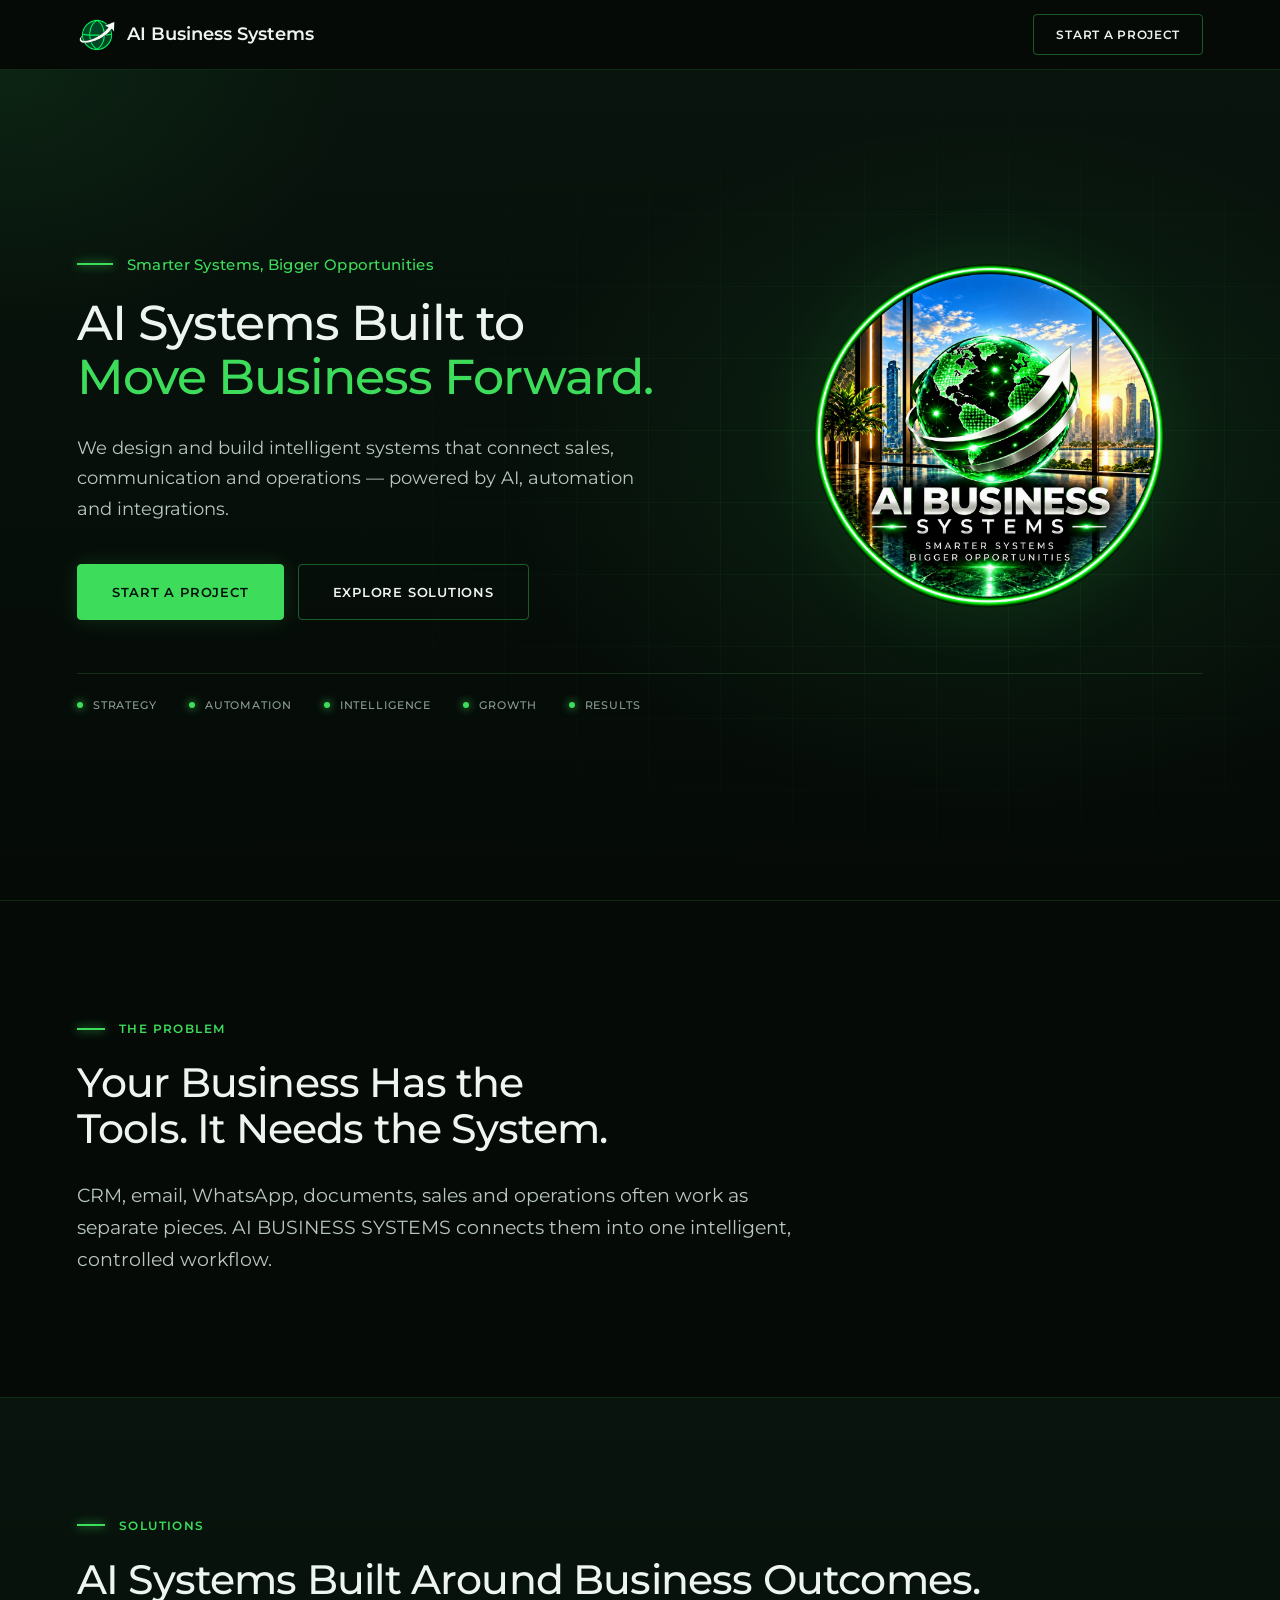
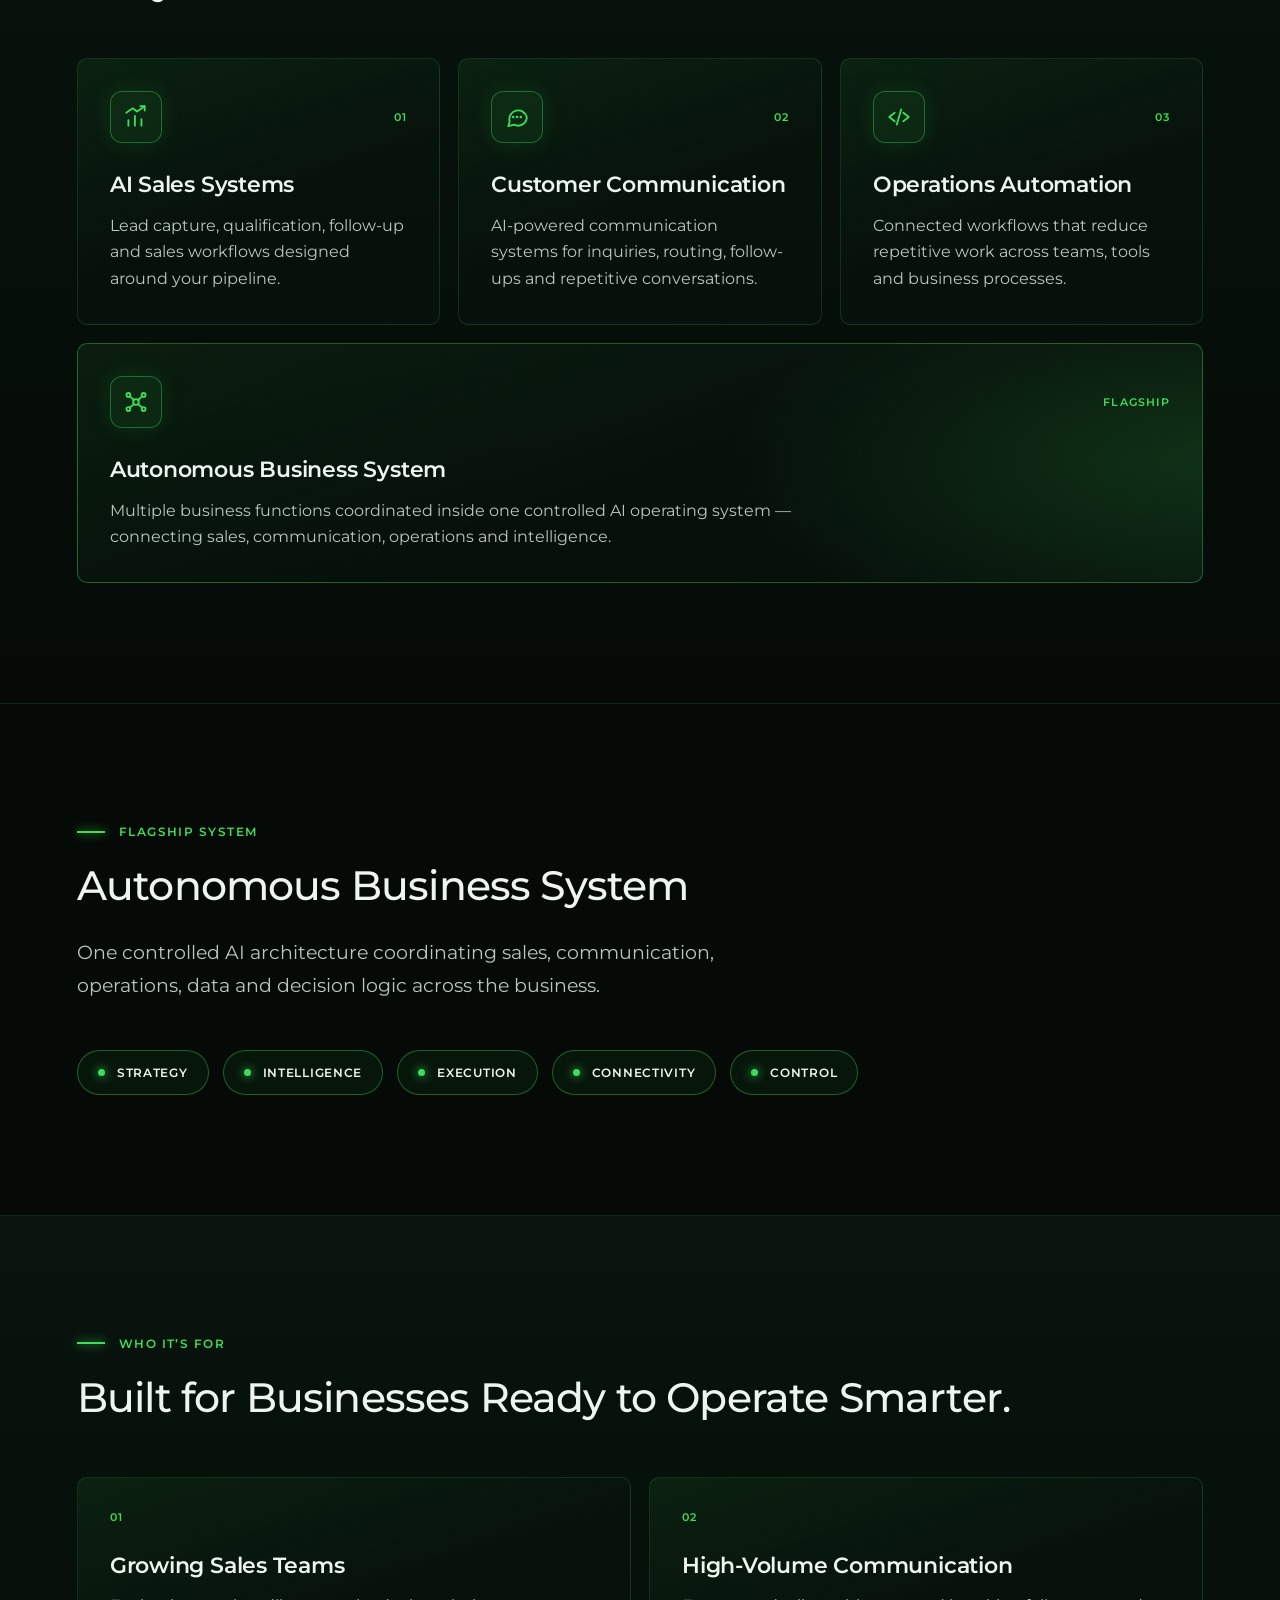
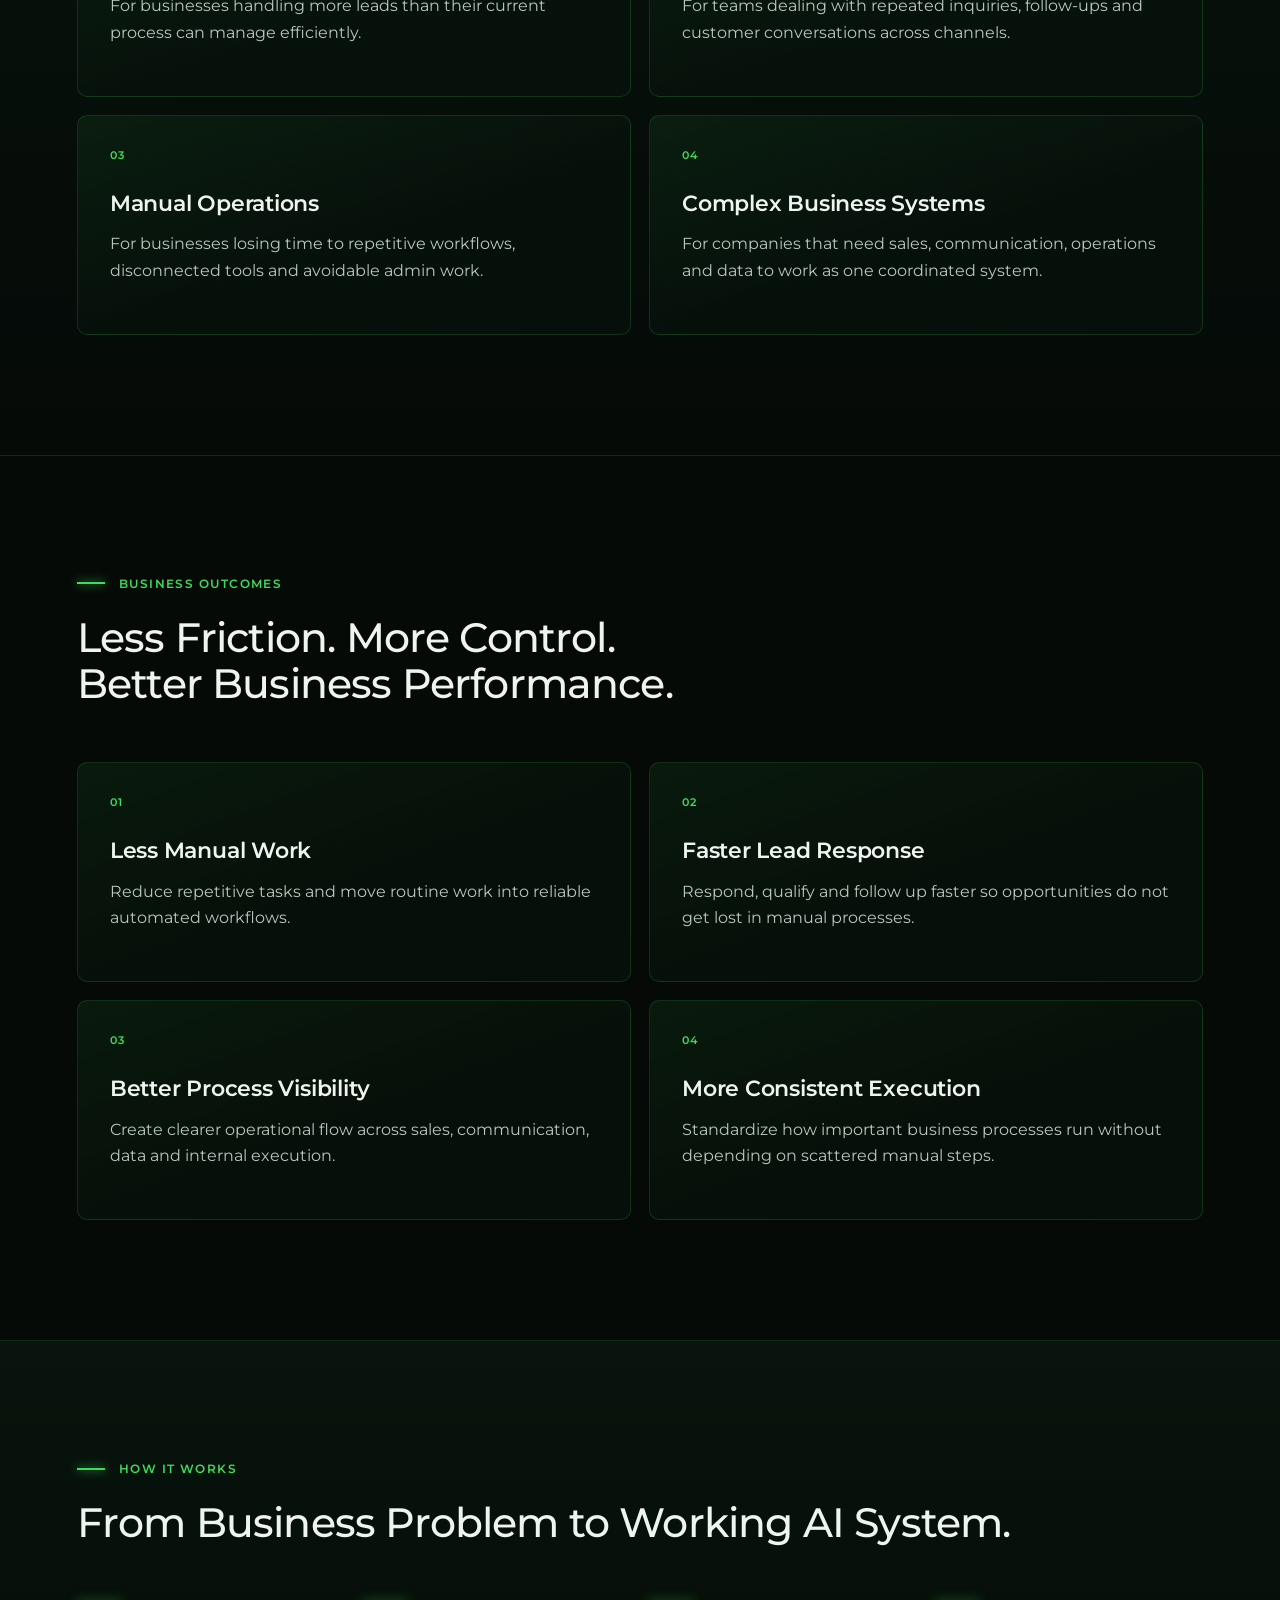
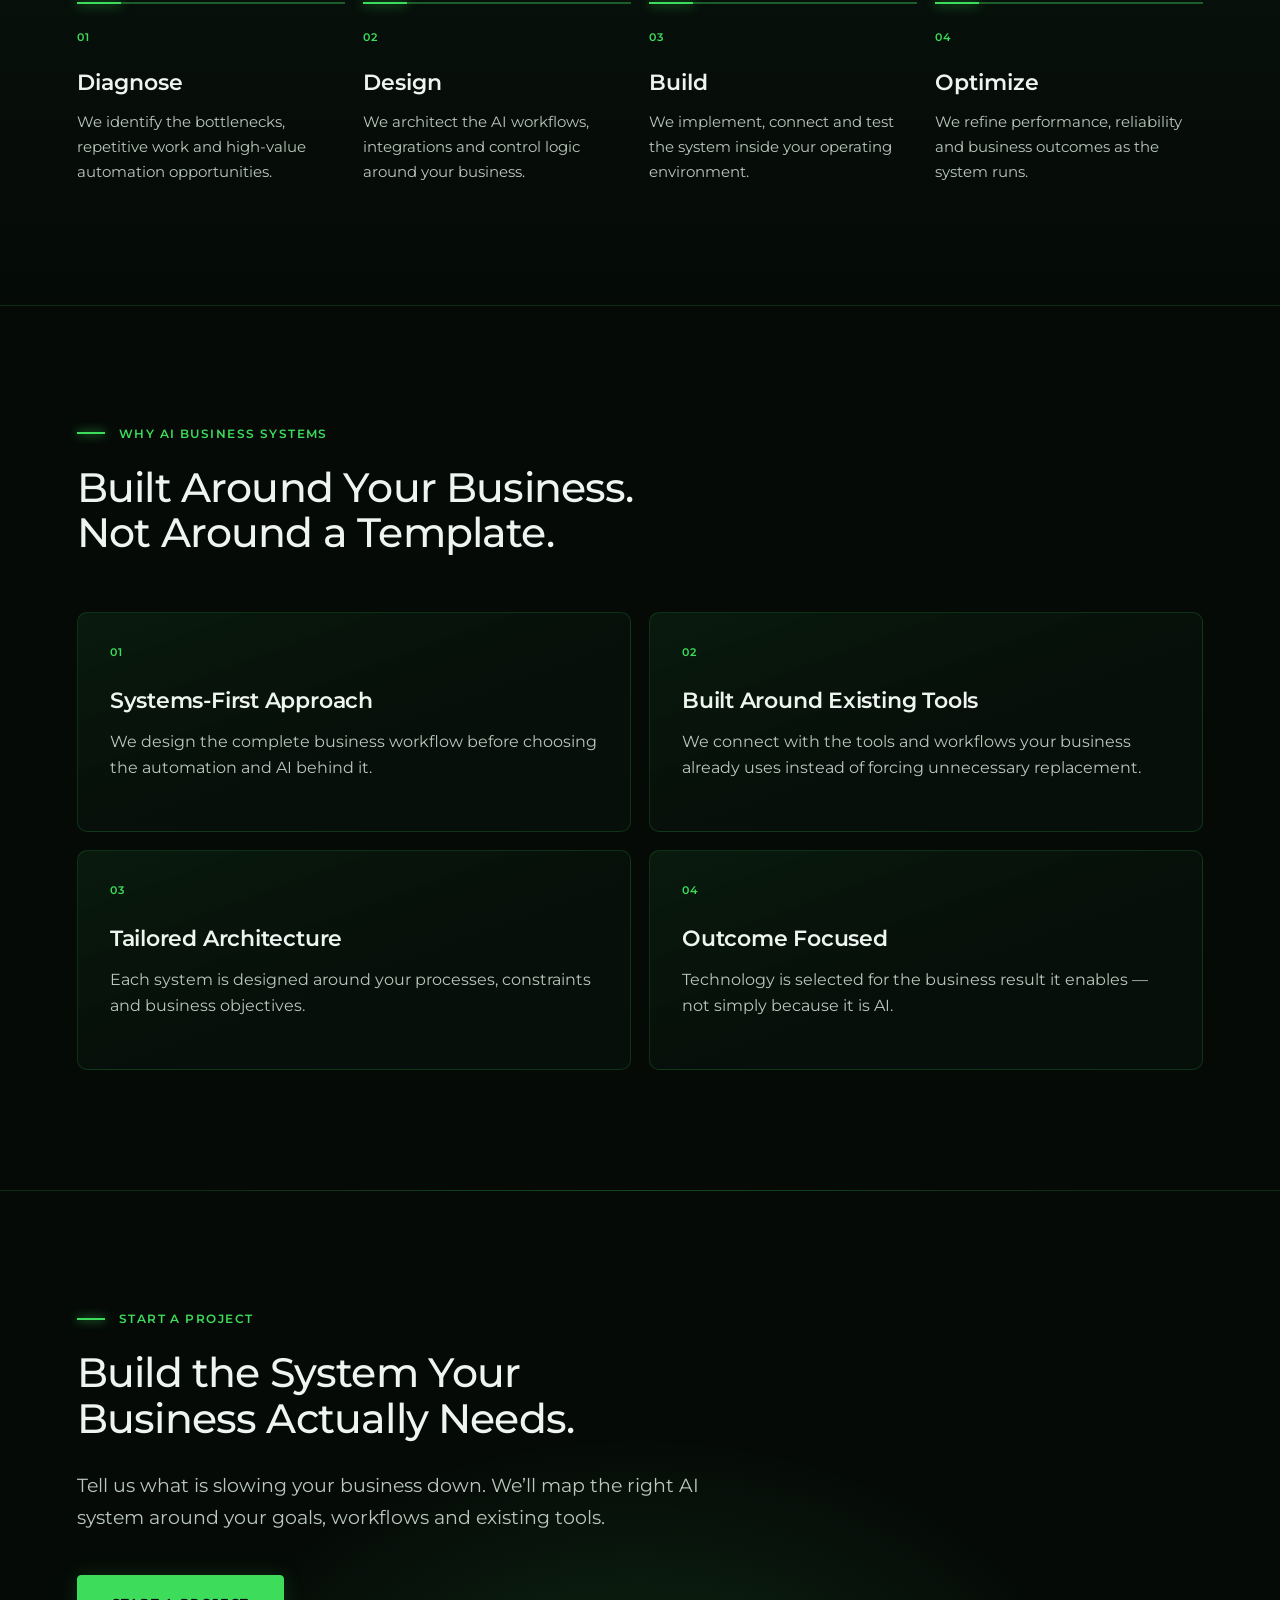
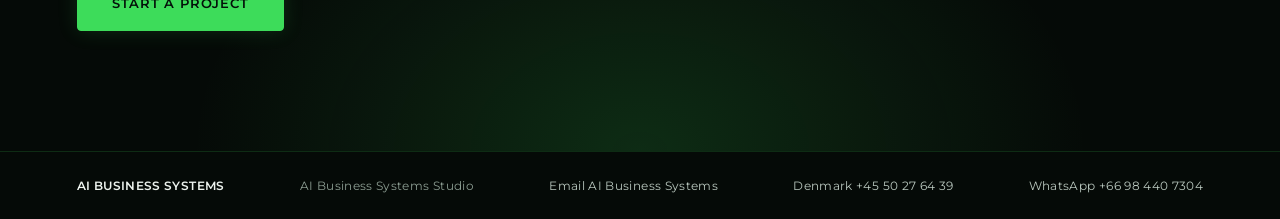
<file: index.html>
<!DOCTYPE html>
<html lang="en">
<head>
  <meta charset="UTF-8">
  <meta name="viewport" content="width=device-width, initial-scale=1.0">
<title>AI Business Systems</title>

<meta name="description" content="AI Business Systems designs and builds AI business systems for sales, communication and operations — combining automation, intelligence and integrations.">
  <link rel="icon" href="favicon.ico" sizes="16x16 32x32 48x48">
  <link rel="icon" type="image/png" sizes="32x32" href="favicon-32.png">
  <link rel="apple-touch-icon" sizes="180x180" href="apple-touch-icon.png">
<meta property="og:title" content="AI Business Systems">
<meta property="og:description" content="AI Business Systems designs and builds AI business systems for sales, communication and operations — combining automation, intelligence and integrations.">
<meta property="og:type" content="website">
<meta property="og:url" content="https://angletheory.studio/">
  <meta property="og:image" content="https://angletheory.studio/og-image.png">
  <meta property="og:image:width" content="1200">
  <meta property="og:image:height" content="630">
  <meta property="og:image:alt" content="AI Business Systems">
  <link rel="preconnect" href="https://fonts.googleapis.com">
  <link rel="preconnect" href="https://fonts.gstatic.com" crossorigin>
  <link rel="stylesheet" href="https://fonts.googleapis.com/css2?family=Montserrat:wght@400;500;600&display=swap">
  <style>
    :root {
      --bg: #050a07;
      --bg-2: #08140d;
      --text: #eef4ef;
      --muted: #b9c7be;
      --faint: #8c9d92;
      --accent: #3ddc5a;
      --accent-hover: #6cf08a;
      --on-accent: #04110a;
      --line: rgba(61, 220, 90, 0.16);
      --line-strong: rgba(61, 220, 90, 0.38);
      --card-bg: linear-gradient(160deg, rgba(61, 220, 90, 0.08), rgba(8, 20, 13, 0.55) 55%);
      --font: "Montserrat", Arial, Helvetica, sans-serif;
    }

    * {
      box-sizing: border-box;
      margin: 0;
      padding: 0;
    }

    html {
      scroll-behavior: smooth;
    }

    @media (prefers-reduced-motion: reduce) {
      html { scroll-behavior: auto; }
    }

    body {
      background: var(--bg);
      color: var(--text);
      font-family: var(--font);
      min-height: 100vh;
      overflow-x: hidden;
    }

    a:focus-visible {
      outline: 2px solid var(--accent);
      outline-offset: 3px;
    }

    .page {
      min-height: 100vh;
      display: flex;
      flex-direction: column;
    }

    /* ---------- header ---------- */
    header {
      width: 100%;
      display: flex;
      align-items: center;
      justify-content: space-between;
      gap: 16px;
      padding: 14px 6%;
      border-bottom: 1px solid var(--line);
      background: var(--bg);
    }

    .brand {
      display: flex;
      align-items: center;
      gap: 10px;
      text-decoration: none;
      color: var(--text);
    }

    .brand-mark {
      width: 40px;
      height: 40px;
      flex: none;
      display: block;
    }

    .brand-name {
      font-size: 18px;
      font-weight: 600;
      letter-spacing: 0;
      line-height: 1.2;
      white-space: nowrap;
    }

    .nav-link {
      color: var(--text);
      text-decoration: none;
      text-transform: uppercase;
      letter-spacing: 0.06em;
      font-size: 12px;
      font-weight: 600;
      padding: 12px 22px;
      border: 1px solid var(--line-strong);
      border-radius: 4px;
      white-space: nowrap;
      transition: color 0.2s ease, border-color 0.2s ease, box-shadow 0.2s ease;
    }

    .nav-link:hover {
      color: var(--accent);
      border-color: var(--accent);
      box-shadow: 0 0 18px rgba(61, 220, 90, 0.25);
    }

    /* ---------- hero ---------- */
    .hero {
      flex: 1;
      min-height: calc(100vh - 70px);
      display: flex;
      align-items: center;
      padding: 64px 6% 72px;
      position: relative;
      overflow: hidden;
      background:
        radial-gradient(55% 60% at 78% 48%, rgba(61, 220, 90, 0.1), transparent 70%),
        radial-gradient(40% 45% at 0% 0%, rgba(61, 220, 90, 0.08), transparent 70%),
        linear-gradient(180deg, var(--bg-2), var(--bg));
    }

    .hero::before {
      content: "";
      position: absolute;
      inset: 0;
      background-image:
        linear-gradient(var(--line) 1px, transparent 1px),
        linear-gradient(90deg, var(--line) 1px, transparent 1px);
      background-size: 72px 72px;
      opacity: 0.5;
      -webkit-mask-image: radial-gradient(70% 70% at 75% 50%, #000, transparent 75%);
      mask-image: radial-gradient(70% 70% at 75% 50%, #000, transparent 75%);
      pointer-events: none;
    }

    .hero-content {
      width: 100%;
      max-width: 1280px;
      margin: 0 auto;
      position: relative;
      z-index: 1;
      display: grid;
      grid-template-columns: minmax(0, 1.2fr) minmax(0, 0.8fr);
      gap: 48px 56px;
      align-items: center;
    }

    .eyebrow {
      display: flex;
      align-items: center;
      gap: 14px;
      color: var(--accent);
      letter-spacing: 0.02em;
      font-size: 15px;
      font-weight: 500;
      margin-bottom: 22px;
      text-wrap: balance;
    }

    .eyebrow::before {
      content: "";
      flex: none;
      width: 36px;
      height: 2px;
      background: var(--accent);
      box-shadow: 0 0 10px var(--accent);
    }

    h1 {
      max-width: 760px;
      font-size: clamp(32px, 3.8vw, 54px);
      line-height: 1.12;
      letter-spacing: -0.02em;
      font-weight: 500;
      text-wrap: balance;
    }

    h1 span {
      color: var(--accent);
    }

    .hero-text {
      max-width: 600px;
      margin-top: 28px;
      color: var(--muted);
      font-size: clamp(16px, 1.5vw, 18px);
      line-height: 1.7;
      text-wrap: pretty;
    }

    .actions {
      display: flex;
      flex-wrap: wrap;
      gap: 14px;
      margin-top: 40px;
    }

    .button {
      display: inline-flex;
      align-items: center;
      justify-content: center;
      min-height: 56px;
      padding: 0 34px;
      text-decoration: none;
      text-transform: uppercase;
      letter-spacing: 0.06em;
      font-size: 13px;
      font-weight: 600;
      border-radius: 4px;
      transition: 0.2s ease;
    }

    .button-primary {
      background: var(--accent);
      color: var(--on-accent);
      border: 1px solid var(--accent);
      box-shadow: 0 0 20px rgba(61, 220, 90, 0.16);
    }

    .button-primary:hover {
      background: var(--accent-hover);
      border-color: var(--accent-hover);
      box-shadow: 0 0 26px rgba(61, 220, 90, 0.26);
    }

    .button-secondary {
      color: var(--text);
      border: 1px solid var(--line-strong);
    }

    .button-secondary:hover {
      border-color: var(--accent);
      color: var(--accent);
    }

    .principles {
      grid-column: 1 / -1;
      padding-top: 24px;
      border-top: 1px solid var(--line);
      display: flex;
      flex-wrap: wrap;
      gap: 14px 32px;
      color: var(--faint);
      text-transform: uppercase;
      letter-spacing: 0.08em;
      font-size: 11px;
      font-weight: 500;
    }

    .principles span::before {
      content: "";
      display: inline-block;
      width: 6px;
      height: 6px;
      margin-right: 10px;
      border-radius: 50%;
      background: var(--accent);
      box-shadow: 0 0 8px var(--accent);
      vertical-align: 1px;
    }

    .hero-visual {
      display: flex;
      justify-content: center;
      align-items: center;
    }

    .hero-logo {
      width: 100%;
      height: auto;
      max-width: 375px;
      display: block;
      filter: drop-shadow(0 0 36px rgba(61, 220, 90, 0.12));
    }

    /* ---------- общие стили секций ---------- */
    .section {
      padding: 120px 6%;
      border-top: 1px solid var(--line);
      position: relative;
    }

    .section.alt {
      background: linear-gradient(180deg, var(--bg-2), var(--bg));
    }

    .inner {
      max-width: 1280px;
      margin: 0 auto;
    }

    .label {
      display: flex;
      align-items: center;
      gap: 14px;
      color: var(--accent);
      font-size: 12px;
      font-weight: 600;
      letter-spacing: 0.12em;
      text-transform: uppercase;
      margin-bottom: 24px;
    }

    .label::before {
      content: "";
      flex: none;
      width: 28px;
      height: 2px;
      background: var(--accent);
      box-shadow: 0 0 10px var(--accent);
    }

    h2 {
      max-width: 940px;
      font-size: clamp(28px, 3.2vw, 46px);
      line-height: 1.12;
      font-weight: 500;
      letter-spacing: -0.02em;
      text-wrap: balance;
    }

    .section h2 + .grid,
    .section h2 + .flow {
      margin-top: 56px;
    }

    .lead {
      max-width: 720px;
      margin-top: 28px;
      color: var(--muted);
      font-size: clamp(16px, 1.5vw, 19px);
      line-height: 1.7;
    }

    /* ---------- карточки ---------- */
    .grid {
      display: grid;
      gap: 18px;
    }

    .grid-2 { grid-template-columns: repeat(2, minmax(0, 1fr)); }
    .grid-3 { grid-template-columns: repeat(3, minmax(0, 1fr)); }
    .grid-4 { grid-template-columns: repeat(4, minmax(0, 1fr)); }

    .card {
      position: relative;
      display: flex;
      flex-direction: column;
      min-height: 220px;
      padding: 32px;
      background: var(--card-bg);
      border: 1px solid var(--line);
      border-radius: 10px;
      transition: border-color 0.25s ease, box-shadow 0.25s ease, transform 0.25s ease;
    }

    .card:hover {
      border-color: var(--line-strong);
      box-shadow: 0 0 36px rgba(61, 220, 90, 0.12);
      transform: translateY(-2px);
    }

    @media (prefers-reduced-motion: reduce) {
      .card:hover { transform: none; }
    }

    .card-top {
      display: flex;
      align-items: center;
      justify-content: space-between;
      gap: 12px;
    }

    .num {
      color: var(--accent);
      font-size: 11px;
      font-weight: 600;
      letter-spacing: 0.1em;
    }

    .icon {
      display: grid;
      place-items: center;
      width: 52px;
      height: 52px;
      border: 1px solid var(--line-strong);
      border-radius: 12px;
      color: var(--accent);
      background: rgba(61, 220, 90, 0.07);
      box-shadow: 0 0 22px rgba(61, 220, 90, 0.12);
    }

    .icon svg {
      width: 26px;
      height: 26px;
    }

    .card h3 {
      margin-top: 28px;
      font-size: 22px;
      font-weight: 600;
      letter-spacing: -0.01em;
      line-height: 1.25;
      text-wrap: balance;
    }

    .card p {
      margin-top: 14px;
      color: var(--muted);
      font-size: 16px;
      line-height: 1.65;
    }

    .card.flagship {
      grid-column: 1 / -1;
      min-height: 0;
      border-color: var(--line-strong);
      background:
        radial-gradient(60% 120% at 100% 50%, rgba(61, 220, 90, 0.16), transparent 70%),
        var(--card-bg);
    }

    .card.flagship p {
      max-width: 760px;
    }

    /* ---------- Flagship System ---------- */
    .flow {
      display: flex;
      flex-wrap: wrap;
      gap: 14px;
    }

    .flow span {
      display: inline-flex;
      align-items: center;
      gap: 12px;
      padding: 14px 20px;
      font-size: 12px;
      font-weight: 600;
      letter-spacing: 0.06em;
      text-transform: uppercase;
      border: 1px solid var(--line-strong);
      border-radius: 999px;
      background: rgba(61, 220, 90, 0.06);
    }

    .flow span::before {
      content: "";
      width: 7px;
      height: 7px;
      border-radius: 50%;
      background: var(--accent);
      box-shadow: 0 0 10px var(--accent);
    }

    /* ---------- How It Works ---------- */
    .step {
      padding-top: 22px;
      border-top: 2px solid var(--line-strong);
      position: relative;
    }

    .step::before {
      content: "";
      position: absolute;
      top: -2px;
      left: 0;
      width: 44px;
      height: 2px;
      background: var(--accent);
      box-shadow: 0 0 12px var(--accent);
    }

    .step h3 {
      margin-top: 24px;
      font-size: 22px;
      font-weight: 600;
    }

    .step p {
      margin-top: 14px;
      color: var(--muted);
      font-size: 15px;
      line-height: 1.65;
    }

    /* ---------- Start a Project ---------- */
    .final-cta {
      padding: 120px 6%;
      border-top: 1px solid var(--line);
      background:
        radial-gradient(50% 80% at 50% 100%, rgba(61, 220, 90, 0.16), transparent 70%),
        var(--bg);
    }

    .final-cta .lead {
      max-width: 680px;
    }

    .final-cta .button {
      margin-top: 40px;
    }

    /* ---------- footer ---------- */
    footer {
      display: flex;
      flex-wrap: wrap;
      justify-content: space-between;
      gap: 12px 28px;
      padding: 26px 6%;
      border-top: 1px solid var(--line);
      color: var(--faint);
      font-size: 12px;
      font-weight: 400;
      letter-spacing: 0.03em;
    }

    footer span:first-child {
      color: var(--text);
      font-weight: 600;
    }

    footer a {
      color: var(--muted);
      text-decoration: none;
      transition: color 0.2s ease;
    }

    footer a:hover {
      color: var(--accent);
    }

    /* ---------- планшет ---------- */
    @media (max-width: 1024px) {
      .grid-3,
      .grid-4 {
        grid-template-columns: repeat(2, minmax(0, 1fr));
      }

      .section,
      .final-cta {
        padding-top: 96px;
        padding-bottom: 96px;
      }
    }

    @media (max-width: 900px) {
      .hero {
        min-height: 0;
        padding: 64px 6% 72px;
      }

      .hero-content {
        grid-template-columns: 1fr;
        gap: 56px;
      }

      .hero-logo {
        max-width: 300px;
      }
    }

    /* ---------- телефон ---------- */
    @media (max-width: 640px) {
      .grid-2,
      .grid-3,
      .grid-4 {
        grid-template-columns: 1fr;
      }

      .card {
        min-height: 0;
        padding: 26px;
      }

      .section,
      .final-cta {
        padding: 72px 22px;
      }

      .section h2 + .grid,
      .section h2 + .flow {
        margin-top: 40px;
      }

      .step {
        padding-bottom: 12px;
      }
    }

    @media (max-width: 360px) {
      .nav-link {
        white-space: normal;
        text-align: center;
        line-height: 1.25;
        max-width: 92px;
      }
    }

    @media (max-width: 480px) {
      header {
        padding: 12px 18px;
        gap: 8px;
      }

      .brand-mark {
        width: 32px;
        height: 32px;
      }

      .brand {
        gap: 8px;
        min-width: 0;
      }

      .brand-name {
        font-size: 14px;
      }

      .nav-link {
        font-size: 11px;
        letter-spacing: 0.04em;
        padding: 9px 12px;
        min-height: 40px;
        display: inline-flex;
        align-items: center;
      }

      .hero {
        padding: 40px 22px 56px;
        align-items: flex-start;
      }

      h1 {
        font-size: clamp(28px, 8.4vw, 36px);
      }

      .hero-text {
        font-size: 17px;
      }

      .actions {
        flex-direction: column;
      }

      .button {
        width: 100%;
      }

      .principles {
        flex-direction: column;
        gap: 12px;
      }

      .flow span {
        padding: 12px 16px;
        font-size: 11px;
      }

      footer {
        padding: 22px;
        flex-direction: column;
      }
    }
  </style>
</head>
<body>

<div class="page">

  <header>
    <a class="brand" href="#" aria-label="AI Business Systems">
      <img class="brand-mark" src="header-symbol.png" alt="" width="40" height="40">
      <span class="brand-name">AI Business Systems</span>
    </a>

    <a class="nav-link" href="#start">Start a Project</a>
  </header>

  <main class="hero">
    <div class="hero-content">

      <div class="hero-copy">
        <div class="eyebrow">Smarter Systems, Bigger Opportunities</div>

        <h1>
          AI Systems Built to <span>Move Business Forward.</span>
        </h1>

        <p class="hero-text">
          We design and build intelligent systems that connect sales,
          communication and operations — powered by AI, automation and integrations.
        </p>

        <div class="actions">
          <a class="button button-primary" href="#start">
            Start a Project
          </a>

          <a class="button button-secondary" href="#solutions">
            Explore Solutions
          </a>
        </div>
      </div>

      <div class="hero-visual">
        <img class="hero-logo" src="hero-emblem.webp" alt="AI Business Systems" width="1254" height="1254" fetchpriority="high">
      </div>

      <div class="principles">
        <span>Strategy</span>
        <span>Automation</span>
        <span>Intelligence</span>
        <span>Growth</span>
        <span>Results</span>
      </div>

    </div>
  </main>

<section class="section">
  <div class="inner">
    <div class="label">THE PROBLEM</div>

    <h2>Your Business Has the Tools. It Needs the System.</h2>

    <p class="lead">
      CRM, email, WhatsApp, documents, sales and operations often work as
      separate pieces. AI BUSINESS SYSTEMS connects them into one intelligent,
      controlled workflow.
    </p>
  </div>
</section>

<section class="section alt" id="solutions">
  <div class="inner">
    <div class="label">SOLUTIONS</div>

    <h2>AI Systems Built Around Business Outcomes.</h2>

    <div class="grid grid-3">
      <div class="card">
        <div class="card-top">
          <span class="icon" aria-hidden="true">
            <svg viewBox="0 0 24 24" fill="none" stroke="currentColor" stroke-width="1.7" stroke-linecap="round" stroke-linejoin="round"><path d="M5 20v-5M11 20v-9M17 20v-6"/><path d="M3 8l6-4 4 3 7-5"/><path d="M16 2h4v4"/></svg>
          </span>
          <span class="num">01</span>
        </div>
        <h3>AI Sales Systems</h3>
        <p>Lead capture, qualification, follow-up and sales workflows designed around your pipeline.</p>
      </div>

      <div class="card">
        <div class="card-top">
          <span class="icon" aria-hidden="true">
            <svg viewBox="0 0 24 24" fill="none" stroke="currentColor" stroke-width="1.7" stroke-linecap="round" stroke-linejoin="round"><path d="M21 12a8 8 0 0 1-11.6 7.1L4 20.5l1.2-4.4A8 8 0 1 1 21 12z"/><path d="M8.5 12h.01M12 12h.01M15.5 12h.01" stroke-width="2.4"/></svg>
          </span>
          <span class="num">02</span>
        </div>
        <h3>Customer Communication</h3>
        <p>AI-powered communication systems for inquiries, routing, follow-ups and repetitive conversations.</p>
      </div>

      <div class="card">
        <div class="card-top">
          <span class="icon" aria-hidden="true">
            <svg viewBox="0 0 24 24" fill="none" stroke="currentColor" stroke-width="1.7" stroke-linecap="round" stroke-linejoin="round"><path d="M8 8l-5 4 5 4M16 8l5 4-5 4M14 5l-4 14"/></svg>
          </span>
          <span class="num">03</span>
        </div>
        <h3>Operations Automation</h3>
        <p>Connected workflows that reduce repetitive work across teams, tools and business processes.</p>
      </div>

      <div class="card flagship">
        <div class="card-top">
          <span class="icon" aria-hidden="true">
            <svg viewBox="0 0 24 24" fill="none" stroke="currentColor" stroke-width="1.7" stroke-linecap="round" stroke-linejoin="round"><circle cx="12" cy="12" r="2.6"/><circle cx="5" cy="5.5" r="1.8"/><circle cx="19" cy="5.5" r="1.8"/><circle cx="5" cy="18.5" r="1.8"/><circle cx="19" cy="18.5" r="1.8"/><path d="M10.2 10.2L6.3 6.8M13.8 10.2l3.9-3.4M10.2 13.8l-3.9 3.4M13.8 13.8l3.9 3.4"/></svg>
          </span>
          <span class="num">FLAGSHIP</span>
        </div>
        <h3>Autonomous Business System</h3>
        <p>Multiple business functions coordinated inside one controlled AI operating system — connecting sales,  communication, operations and intelligence.</p>
      </div>
    </div>
  </div>
</section>

<section class="section">
  <div class="inner">
    <div class="label">FLAGSHIP SYSTEM</div>

    <h2>Autonomous Business System</h2>

    <p class="lead">
      One controlled AI architecture coordinating sales, communication,
      operations, data and decision logic across the business.
    </p>

    <div class="flow" style="margin-top: 48px;">
      <span>Strategy</span>
      <span>Intelligence</span>
      <span>Execution</span>
      <span>Connectivity</span>
      <span>Control</span>
    </div>
  </div>
</section>

<section class="section alt">
  <div class="inner">
    <div class="label">WHO IT’S FOR</div>

    <h2>Built for Businesses Ready to Operate Smarter.</h2>

    <div class="grid grid-2">
      <div class="card">
        <span class="num">01</span>
        <h3>Growing Sales Teams</h3>
        <p>For businesses handling more leads than their current process can manage efficiently.</p>
      </div>

      <div class="card">
        <span class="num">02</span>
        <h3>High-Volume Communication</h3>
        <p>For teams dealing with repeated inquiries, follow-ups and customer conversations across channels.</p>
      </div>

      <div class="card">
        <span class="num">03</span>
        <h3>Manual Operations</h3>
        <p>For businesses losing time to repetitive workflows, disconnected tools and avoidable admin work.</p>
      </div>

      <div class="card">
        <span class="num">04</span>
        <h3>Complex Business Systems</h3>
        <p>For companies that need sales, communication, operations and data to work as one coordinated system.</p>
      </div>
    </div>
  </div>
</section>

<section class="section">
  <div class="inner">
    <div class="label">BUSINESS OUTCOMES</div>

    <h2>Less Friction. More Control. Better Business Performance.</h2>

    <div class="grid grid-2">
      <div class="card">
        <span class="num">01</span>
        <h3>Less Manual Work</h3>
        <p>Reduce repetitive tasks and move routine work into reliable automated workflows.</p>
      </div>

      <div class="card">
        <span class="num">02</span>
        <h3>Faster Lead Response</h3>
        <p>Respond, qualify and follow up faster so opportunities do not get lost in manual processes.</p>
      </div>

      <div class="card">
        <span class="num">03</span>
        <h3>Better Process Visibility</h3>
        <p>Create clearer operational flow across sales, communication, data and internal execution.</p>
      </div>

      <div class="card">
        <span class="num">04</span>
        <h3>More Consistent Execution</h3>
        <p>Standardize how important business processes run without depending on scattered manual steps.</p>
      </div>
    </div>
  </div>
</section>

<section class="section alt">
  <div class="inner">
    <div class="label">HOW IT WORKS</div>

    <h2>From Business Problem to Working AI System.</h2>

    <div class="grid grid-4">
      <div class="step">
        <span class="num">01</span>
        <h3>Diagnose</h3>
        <p>We identify the bottlenecks, repetitive work and high-value automation opportunities.</p>
      </div>

      <div class="step">
        <span class="num">02</span>
        <h3>Design</h3>
        <p>We architect the AI workflows, integrations and control logic around your business.</p>
      </div>

      <div class="step">
        <span class="num">03</span>
        <h3>Build</h3>
        <p>We implement, connect and test the system inside your operating environment.</p>
      </div>

      <div class="step">
        <span class="num">04</span>
        <h3>Optimize</h3>
        <p>We refine performance, reliability and business outcomes as the system runs.</p>
      </div>
    </div>
  </div>
</section>

<section class="section">
  <div class="inner">
    <div class="label">WHY AI BUSINESS SYSTEMS</div>

    <h2>Built Around Your Business. Not Around a Template.</h2>

    <div class="grid grid-2">
      <div class="card">
        <span class="num">01</span>
        <h3>Systems-First Approach</h3>
        <p>We design the complete business workflow before choosing the automation and AI behind it.</p>
      </div>

      <div class="card">
        <span class="num">02</span>
        <h3>Built Around Existing Tools</h3>
        <p>We connect with the tools and workflows your business already uses instead of forcing unnecessary replacement.</p>
      </div>

      <div class="card">
        <span class="num">03</span>
        <h3>Tailored Architecture</h3>
        <p>Each system is designed around your processes, constraints and business objectives.</p>
      </div>

      <div class="card">
        <span class="num">04</span>
        <h3>Outcome Focused</h3>
        <p>Technology is selected for the business result it enables — not simply because it is AI.</p>
      </div>
    </div>
  </div>
</section>

<section class="final-cta" id="start">
  <div class="inner">
    <div class="label">START A PROJECT</div>

    <h2>Build the System Your Business Actually Needs.</h2>

    <p class="lead">
      Tell us what is slowing your business down. We’ll map the right AI system around your goals, workflows and existing tools.
    </p>

    <a class="button button-primary" href="https://wa.me/66984407304">
      Start a Project
    </a>
  </div>
</section>

<footer>
  <span>AI BUSINESS SYSTEMS</span>
  <span>AI Business Systems Studio</span>
  <a href="mailto:b2b.volodymyr.thai@gmail.com">Email AI Business Systems</a>
  <a href="tel:+4550276439">Denmark +45 50 27 64 39</a>
  <a href="https://wa.me/66984407304">WhatsApp +66 98 440 7304</a>
</footer>

</div>

</body>
</html>
</file>
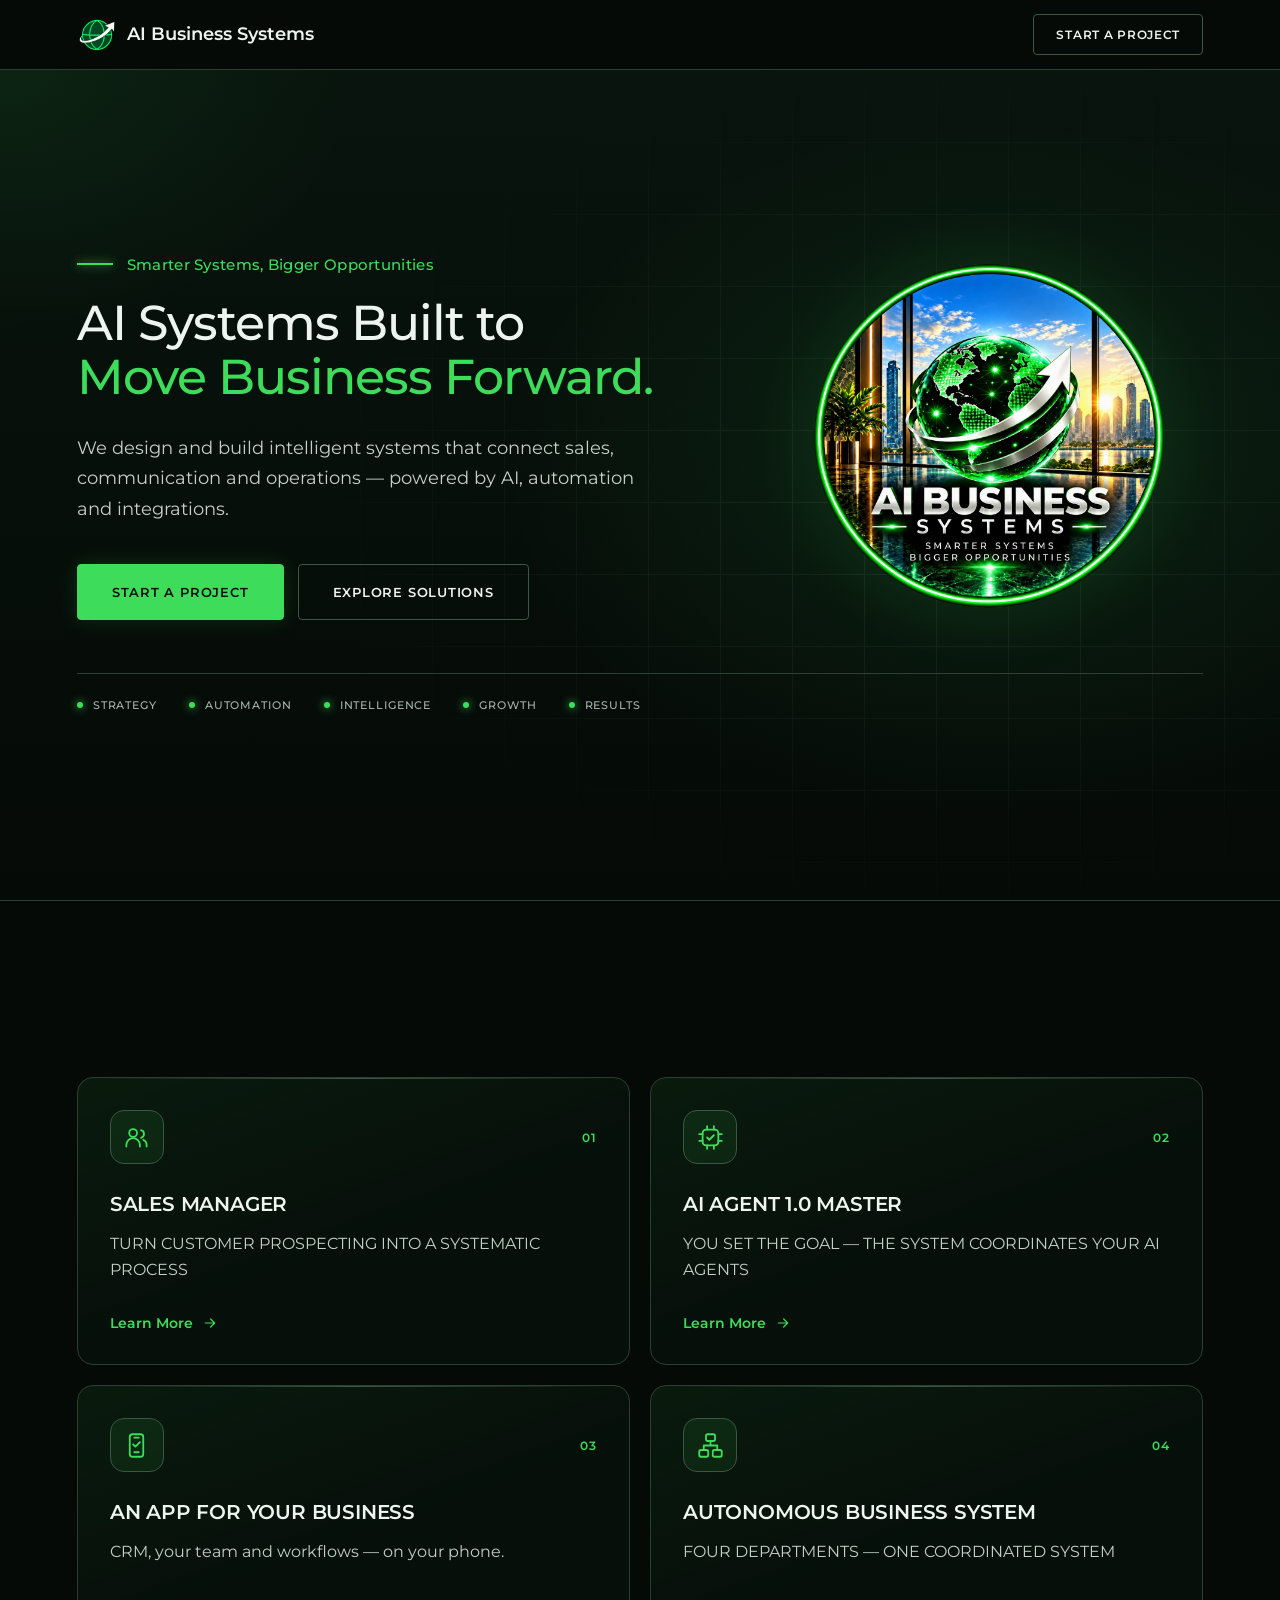
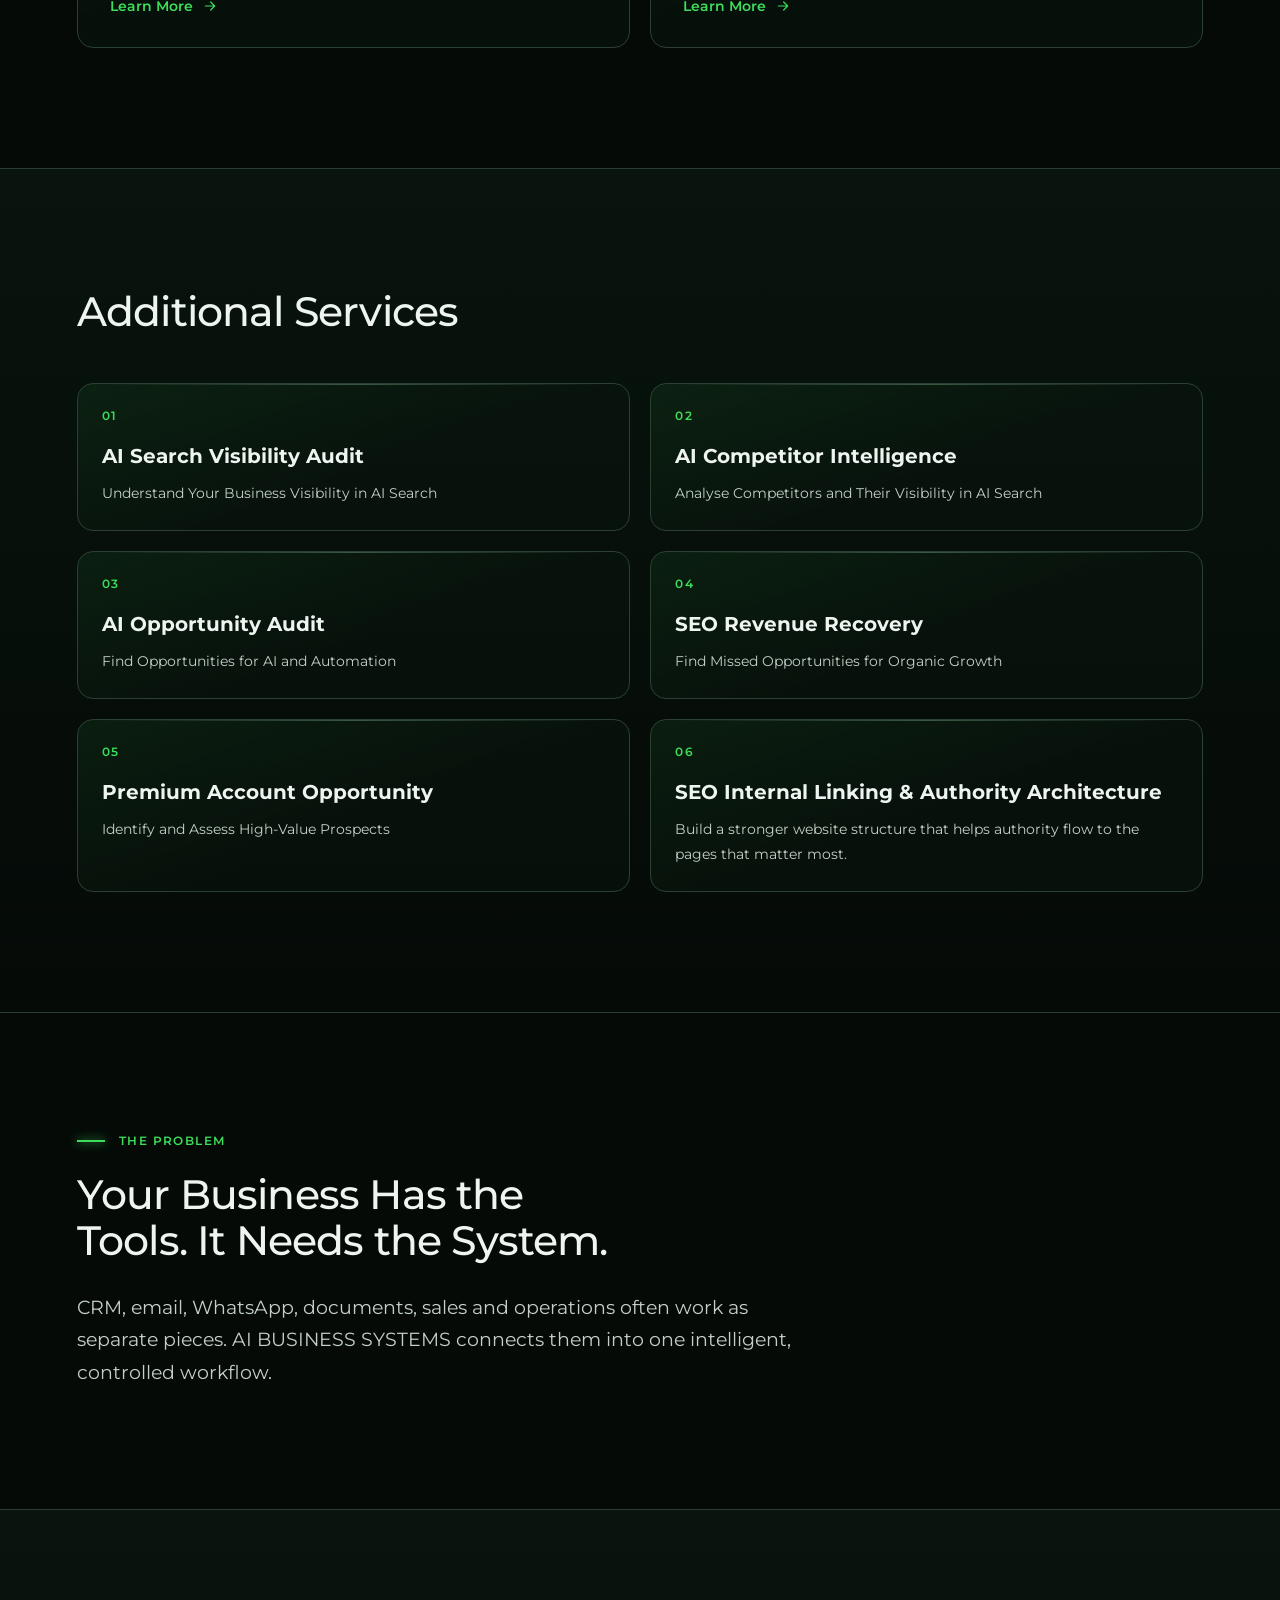
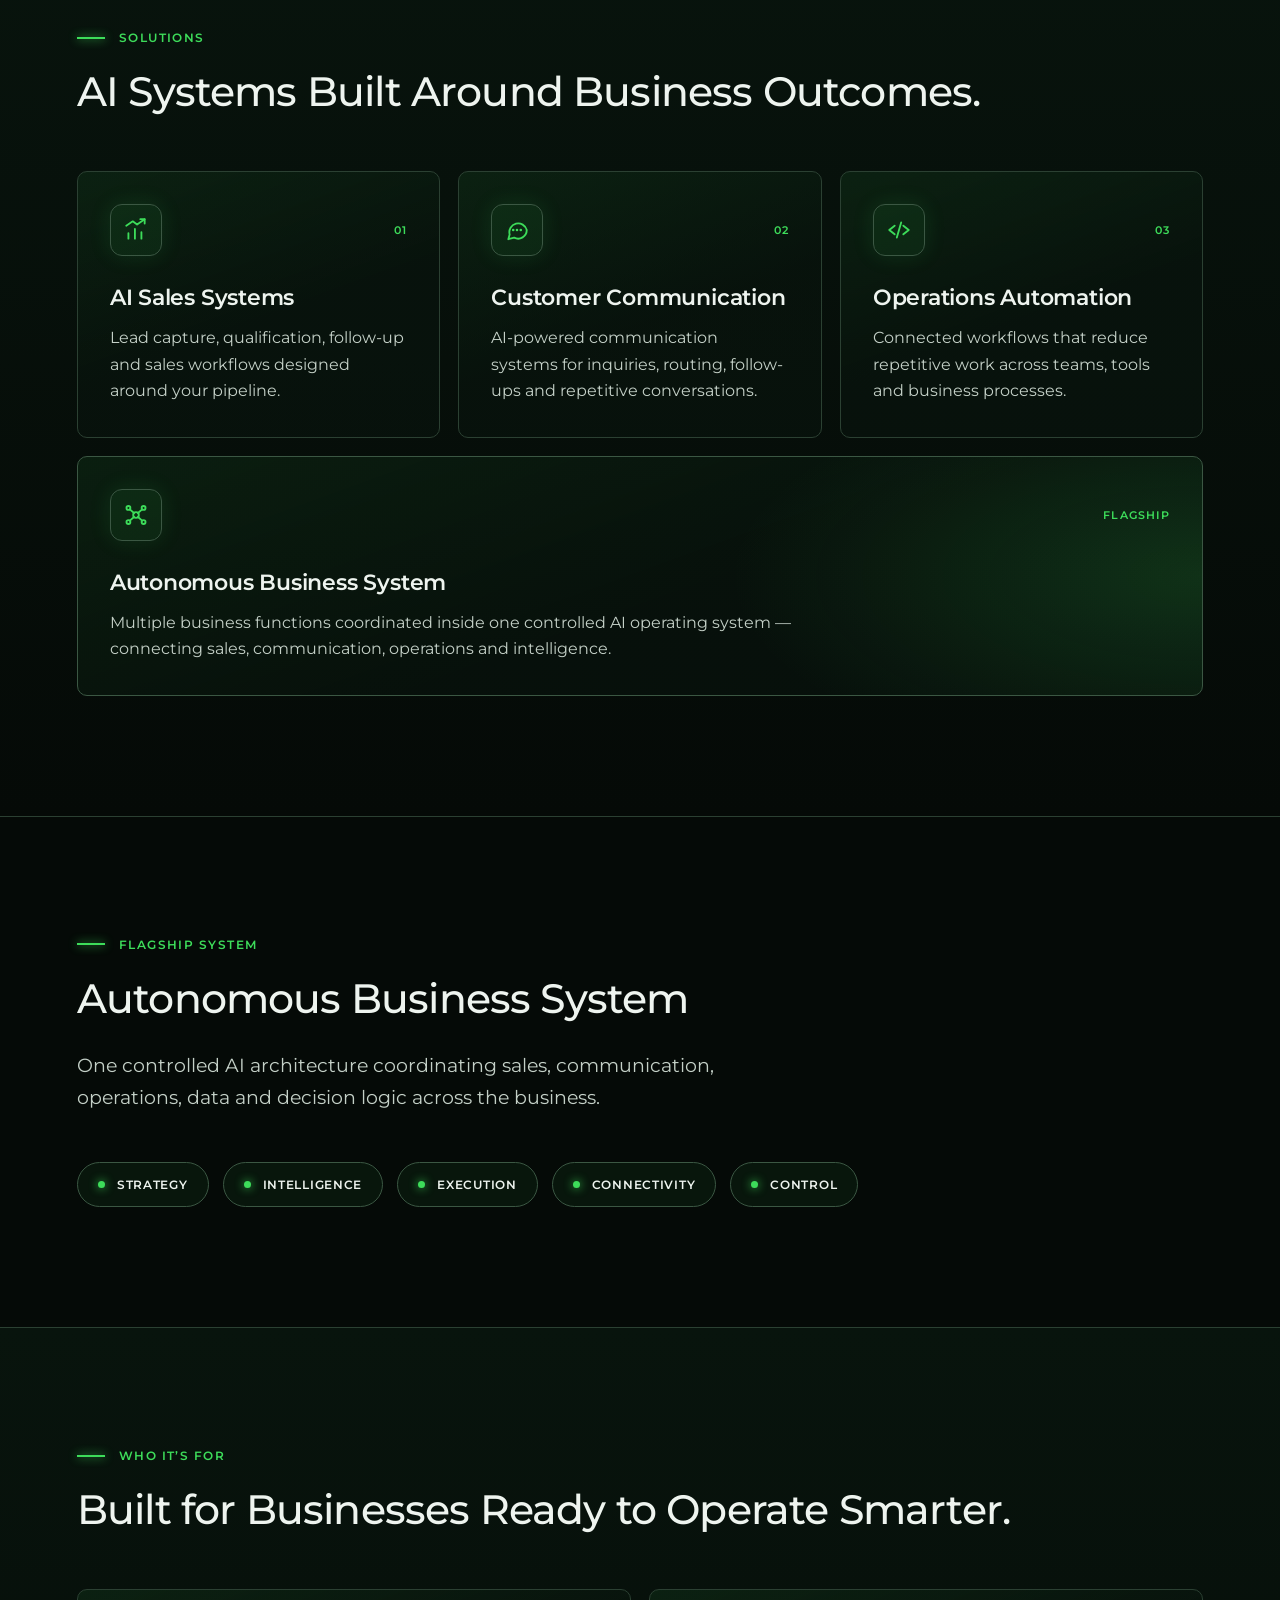
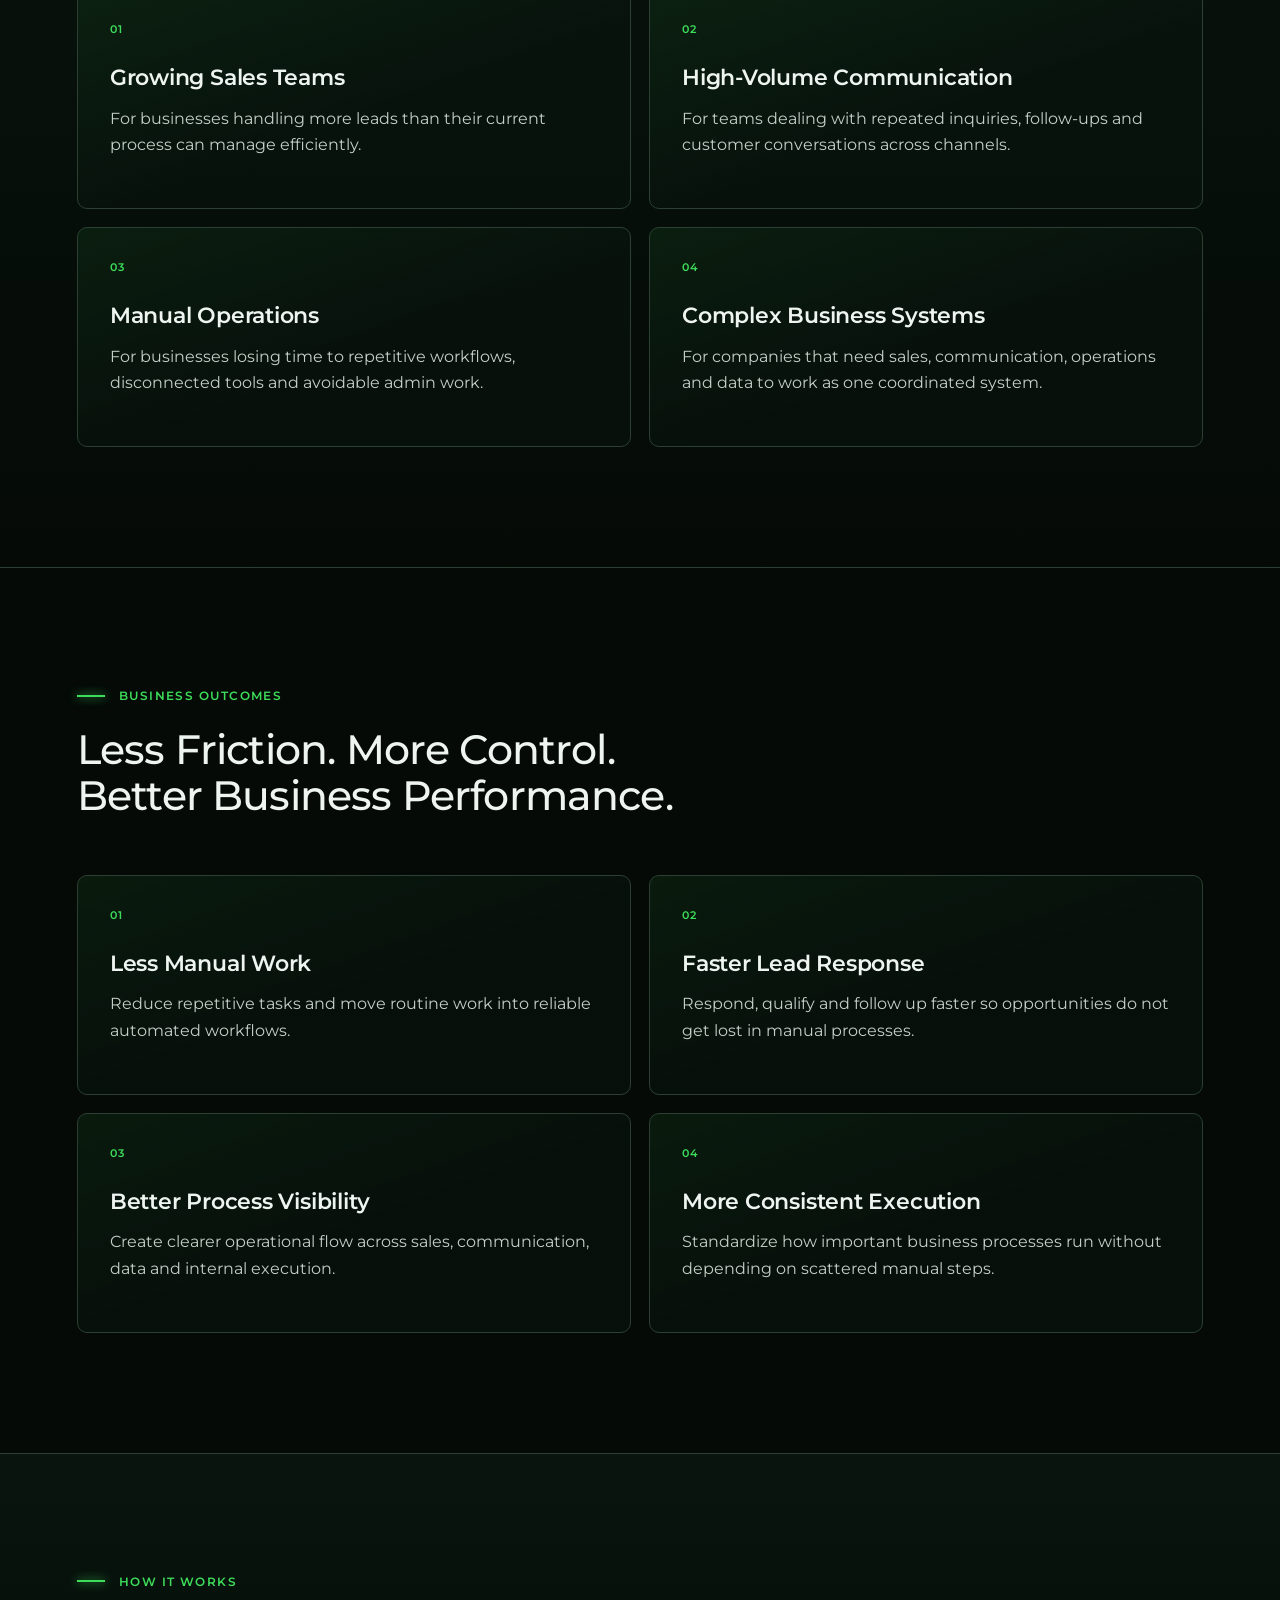
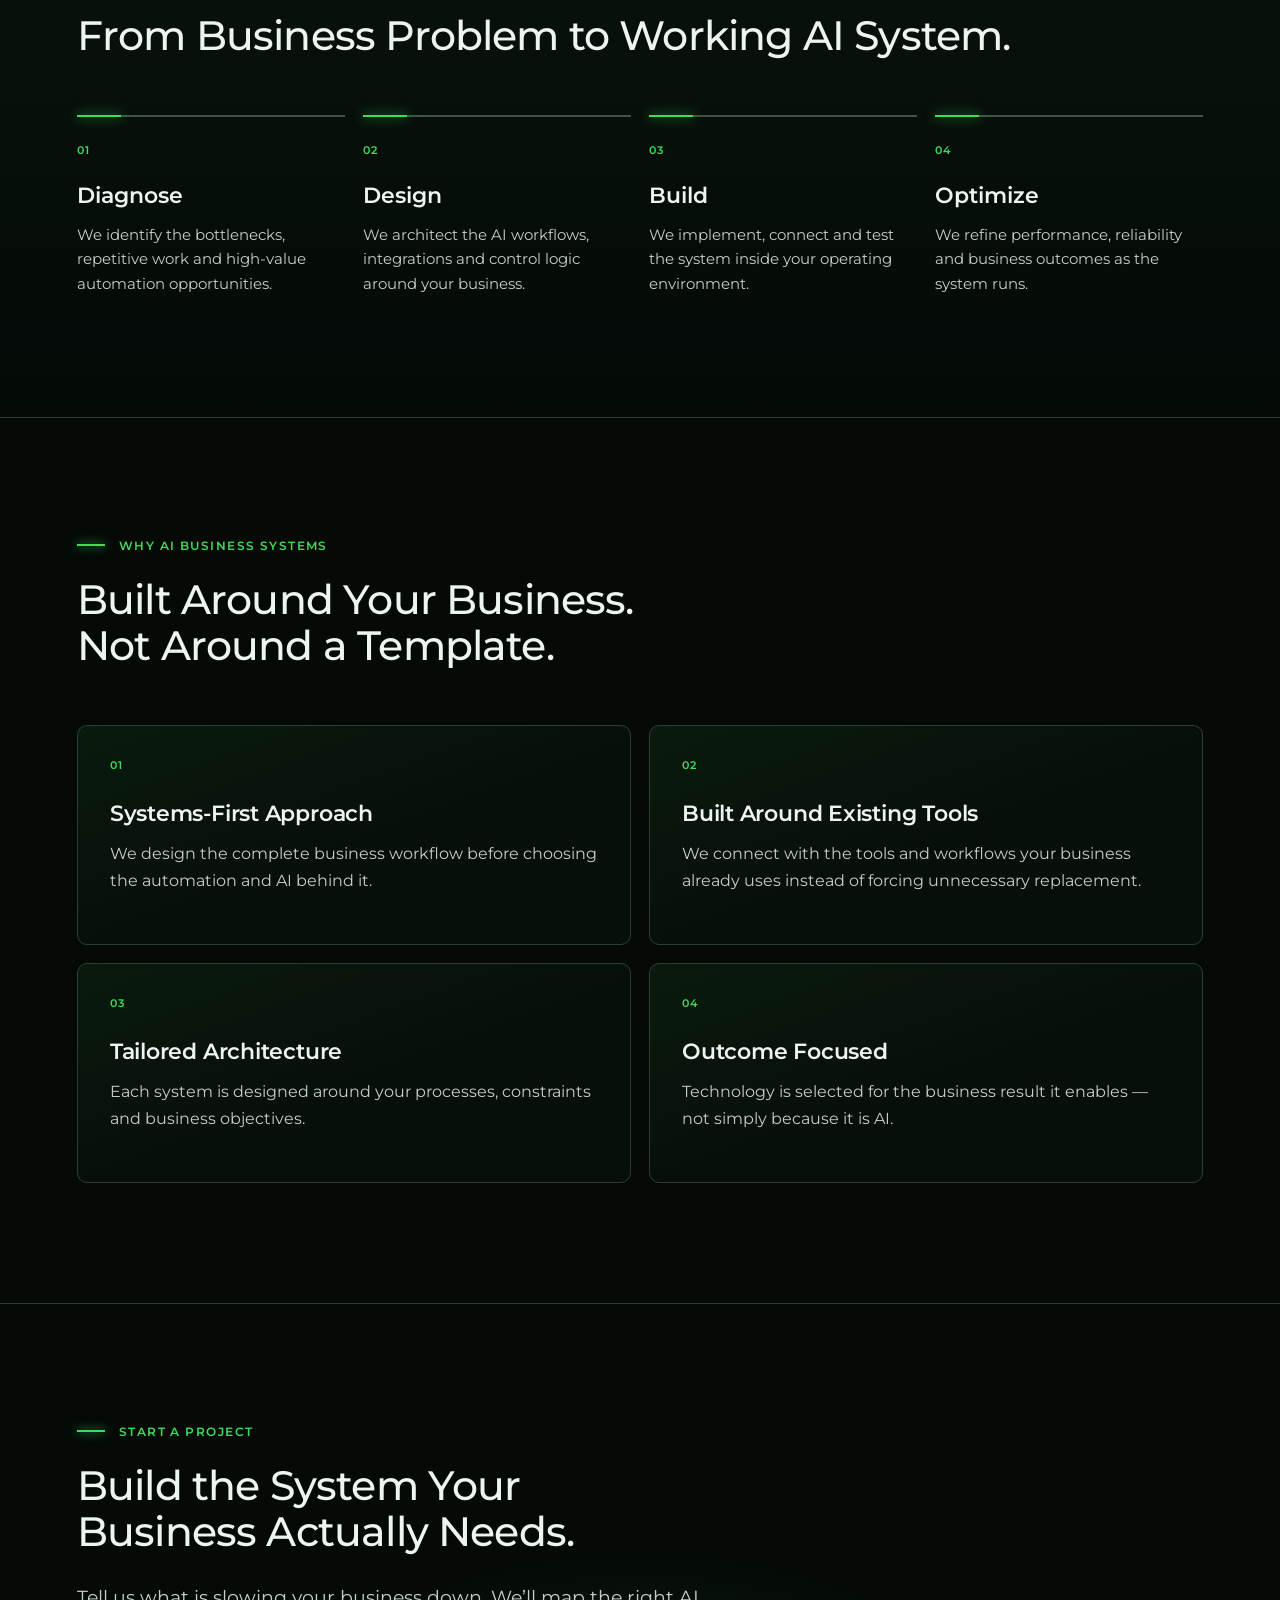
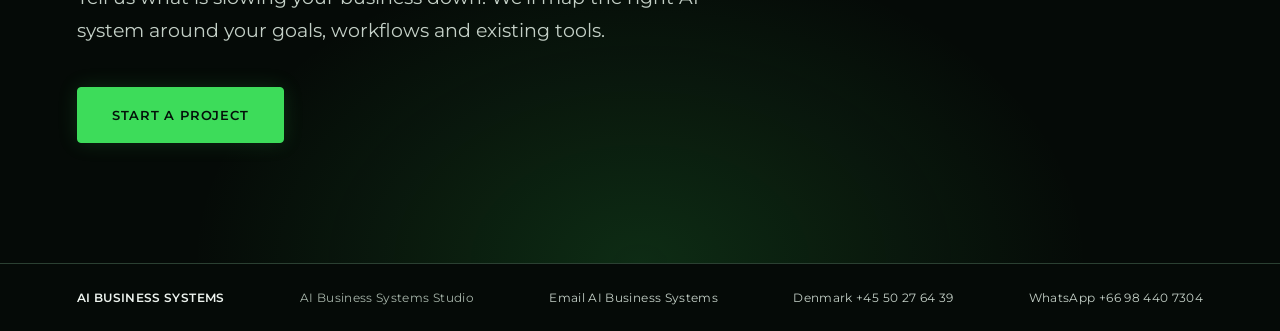
<file: Narek_38a752ec56358e1e1a2ec9c702bbc663112937c4/index.html>
<!doctype html>
<html lang="en">
  <head>
    <meta charset="UTF-8" />
    <meta name="viewport" content="width=device-width, initial-scale=1.0" />
    <title>AI Business Systems</title>

    <meta
      name="description"
      content="AI Business Systems designs and builds AI business systems for sales, communication and operations — combining automation, intelligence and integrations."
    />
    <link rel="icon" href="favicon.ico" sizes="16x16 32x32 48x48" />
    <link rel="icon" type="image/png" sizes="32x32" href="favicon-32.png" />
    <link
      rel="/assets/icons/apple-touch-icon"
      sizes="180x180"
      href="/assets/icons/apple-touch-icon.png"
    />
    <meta name="robots" content="index, follow" />
    <meta property="og:title" content="AI Business Systems" />
    <meta
      property="og:description"
      content="AI Business Systems designs and builds AI business systems for sales, communication and operations — combining automation, intelligence and integrations."
    />
    <meta property="og:type" content="website" />
    <meta property="og:url" content="https://angletheory.studio/" />
    <meta
      property="og:image"
      content="https://angletheory.studio/assets/icons/og-image.png"
    />
    <meta property="og:image:width" content="1200" />
    <meta property="og:image:height" content="630" />
    <meta property="og:image:alt" content="AI Business Systems" />
    <link rel="canonical" href="https://angletheory.studio/" />
    <link rel="preconnect" href="https://fonts.googleapis.com" />
    <link rel="preconnect" href="https://fonts.gstatic.com" crossorigin />
    <link
      rel="stylesheet"
      href="https://fonts.googleapis.com/css2?family=Montserrat:wght@400;500;600&display=swap"
    />

    <link rel="stylesheet" href="/styles/global.css" />
    <link rel="stylesheet" href="/styles/components.css" />
    <link rel="stylesheet" href="/styles/main.css" />
    <style>
      .page {
        min-height: 100vh;
        display: flex;
        flex-direction: column;
      }

      /* ---------- header ---------- */
      header {
        width: 100%;
        display: flex;
        align-items: center;
        justify-content: space-between;
        gap: 16px;
        padding: 14px 6%;
        border-bottom: 1px solid var(--line);
        background: var(--bg);
      }

      .brand {
        display: flex;
        align-items: center;
        gap: 10px;
        text-decoration: none;
        color: var(--text);
      }

      .brand-mark {
        width: 40px;
        height: 40px;
        flex: none;
        display: block;
      }

      .brand-name {
        font-size: 18px;
        font-weight: 600;
        letter-spacing: 0;
        line-height: 1.2;
        white-space: nowrap;
      }

      .nav-link {
        color: var(--text);
        text-decoration: none;
        text-transform: uppercase;
        letter-spacing: 0.06em;
        font-size: 12px;
        font-weight: 600;
        padding: 12px 22px;
        border: 1px solid var(--line-strong);
        border-radius: 4px;
        white-space: nowrap;
        transition:
          color 0.2s ease,
          border-color 0.2s ease,
          box-shadow 0.2s ease;
      }

      .nav-link:hover {
        color: var(--accent);
        border-color: var(--accent);
        box-shadow: 0 0 18px rgba(61, 220, 90, 0.25);
      }

      /* ---------- hero ---------- */
      .hero {
        flex: 1;
        min-height: calc(100vh - 70px);
        display: flex;
        align-items: center;
        padding: 64px 6% 72px;
        position: relative;
        overflow: hidden;
        background:
          radial-gradient(
            55% 60% at 78% 48%,
            rgba(61, 220, 90, 0.1),
            transparent 70%
          ),
          radial-gradient(
            40% 45% at 0% 0%,
            rgba(61, 220, 90, 0.08),
            transparent 70%
          ),
          linear-gradient(180deg, var(--bg-2), var(--bg));
      }

      .hero::before {
        content: "";
        position: absolute;
        inset: 0;
        background-image:
          linear-gradient(var(--line) 1px, transparent 1px),
          linear-gradient(90deg, var(--line) 1px, transparent 1px);
        background-size: 72px 72px;
        opacity: 0.5;
        -webkit-mask-image: radial-gradient(
          70% 70% at 75% 50%,
          #000,
          transparent 75%
        );
        mask-image: radial-gradient(70% 70% at 75% 50%, #000, transparent 75%);
        pointer-events: none;
      }

      .hero-content {
        width: 100%;
        max-width: 1280px;
        margin: 0 auto;
        position: relative;
        z-index: 1;
        display: grid;
        grid-template-columns: minmax(0, 1.2fr) minmax(0, 0.8fr);
        gap: 48px 56px;
        align-items: center;
      }

      .eyebrow {
        display: flex;
        align-items: center;
        gap: 14px;
        color: var(--accent);
        letter-spacing: 0.02em;
        font-size: 15px;
        font-weight: 500;
        margin-bottom: 22px;
        text-wrap: balance;
      }

      .eyebrow::before {
        content: "";
        flex: none;
        width: 36px;
        height: 2px;
        background: var(--accent);
        box-shadow: 0 0 10px var(--accent);
      }

      h1 {
        max-width: 760px;
        font-size: clamp(32px, 3.8vw, 54px);
        line-height: 1.12;
        letter-spacing: -0.02em;
        font-weight: 500;
        text-wrap: balance;
      }

      h1 span {
        color: var(--accent);
      }

      .hero-text {
        max-width: 600px;
        margin-top: 28px;
        color: var(--muted);
        font-size: clamp(16px, 1.5vw, 18px);
        line-height: 1.7;
        text-wrap: pretty;
      }

      .actions {
        display: flex;
        flex-wrap: wrap;
        gap: 14px;
        margin-top: 40px;
      }

      .button {
        display: inline-flex;
        align-items: center;
        justify-content: center;
        min-height: 56px;
        padding: 0 34px;
        text-decoration: none;
        text-transform: uppercase;
        letter-spacing: 0.06em;
        font-size: 13px;
        font-weight: 600;
        border-radius: 4px;
        transition: 0.2s ease;
      }

      .button-primary {
        background: var(--accent);
        color: var(--on-accent);
        border: 1px solid var(--accent);
        box-shadow: 0 0 20px rgba(61, 220, 90, 0.16);
      }

      .button-primary:hover {
        background: var(--accent-hover);
        border-color: var(--accent-hover);
        box-shadow: 0 0 26px rgba(61, 220, 90, 0.26);
      }

      .button-secondary {
        color: var(--text);
        border: 1px solid var(--line-strong);
      }

      .button-secondary:hover {
        border-color: var(--accent);
        color: var(--accent);
      }

      .principles {
        grid-column: 1 / -1;
        padding-top: 24px;
        border-top: 1px solid var(--line);
        display: flex;
        flex-wrap: wrap;
        gap: 14px 32px;
        color: var(--faint);
        text-transform: uppercase;
        letter-spacing: 0.08em;
        font-size: 11px;
        font-weight: 500;
      }

      .principles span::before {
        content: "";
        display: inline-block;
        width: 6px;
        height: 6px;
        margin-right: 10px;
        border-radius: 50%;
        background: var(--accent);
        box-shadow: 0 0 8px var(--accent);
        vertical-align: 1px;
      }

      .hero-visual {
        display: flex;
        justify-content: center;
        align-items: center;
      }

      .hero-logo {
        width: 100%;
        height: auto;
        max-width: 375px;
        display: block;
        filter: drop-shadow(0 0 36px rgba(61, 220, 90, 0.12));
      }

      /* ---------- общие стили секций ---------- */
      .section {
        padding: 120px 6%;
        border-top: 1px solid var(--line);
        position: relative;
      }

      .section.alt {
        background: linear-gradient(180deg, var(--bg-2), var(--bg));
      }

      .inner {
        max-width: 1280px;
        margin: 0 auto;
      }

      .label {
        display: flex;
        align-items: center;
        gap: 14px;
        color: var(--accent);
        font-size: 12px;
        font-weight: 600;
        letter-spacing: 0.12em;
        text-transform: uppercase;
        margin-bottom: 24px;
      }

      .label::before {
        content: "";
        flex: none;
        width: 28px;
        height: 2px;
        background: var(--accent);
        box-shadow: 0 0 10px var(--accent);
      }

      h2 {
        max-width: 940px;
        font-size: clamp(28px, 3.2vw, 46px);
        line-height: 1.12;
        font-weight: 500;
        letter-spacing: -0.02em;
        text-wrap: balance;
      }

      .section h2 + .grid,
      .section h2 + .flow {
        margin-top: 56px;
      }

      .lead {
        max-width: 720px;
        margin-top: 28px;
        color: var(--muted);
        font-size: clamp(16px, 1.5vw, 19px);
        line-height: 1.7;
      }

      /* ---------- карточки ---------- */
      .grid {
        display: grid;
        gap: 18px;
      }

      .grid-2 {
        grid-template-columns: repeat(2, minmax(0, 1fr));
      }
      .grid-3 {
        grid-template-columns: repeat(3, minmax(0, 1fr));
      }
      .grid-4 {
        grid-template-columns: repeat(4, minmax(0, 1fr));
      }

      .card {
        position: relative;
        display: flex;
        flex-direction: column;
        min-height: 220px;
        padding: 32px;
        background: var(--card-bg);
        border: 1px solid var(--line);
        border-radius: 10px;
        transition:
          border-color 0.25s ease,
          box-shadow 0.25s ease,
          transform 0.25s ease;
      }

      .card:hover {
        border-color: var(--line-strong);
        box-shadow: 0 0 36px rgba(61, 220, 90, 0.12);
        transform: translateY(-2px);
      }

      @media (prefers-reduced-motion: reduce) {
        .card:hover {
          transform: none;
        }
      }

      .card-top {
        display: flex;
        align-items: center;
        justify-content: space-between;
        gap: 12px;
      }

      .num {
        color: var(--accent);
        font-size: 11px;
        font-weight: 600;
        letter-spacing: 0.1em;
      }

      .icon {
        display: grid;
        place-items: center;
        width: 52px;
        height: 52px;
        border: 1px solid var(--line-strong);
        border-radius: 12px;
        color: var(--accent);
        background: rgba(61, 220, 90, 0.07);
        box-shadow: 0 0 22px rgba(61, 220, 90, 0.12);
      }

      .icon svg {
        width: 26px;
        height: 26px;
      }

      .card h3 {
        margin-top: 28px;
        font-size: 22px;
        font-weight: 600;
        letter-spacing: -0.01em;
        line-height: 1.25;
        text-wrap: balance;
      }

      .card p {
        margin-top: 14px;
        color: var(--muted);
        font-size: 16px;
        line-height: 1.65;
      }

      .card.flagship {
        grid-column: 1 / -1;
        min-height: 0;
        border-color: var(--line-strong);
        background:
          radial-gradient(
            60% 120% at 100% 50%,
            rgba(61, 220, 90, 0.16),
            transparent 70%
          ),
          var(--card-bg);
      }

      .card.flagship p {
        max-width: 760px;
      }

      /* ---------- Flagship System ---------- */
      .flow {
        display: flex;
        flex-wrap: wrap;
        gap: 14px;
      }

      .flow span {
        display: inline-flex;
        align-items: center;
        gap: 12px;
        padding: 14px 20px;
        font-size: 12px;
        font-weight: 600;
        letter-spacing: 0.06em;
        text-transform: uppercase;
        border: 1px solid var(--line-strong);
        border-radius: 999px;
        background: rgba(61, 220, 90, 0.06);
      }

      .flow span::before {
        content: "";
        width: 7px;
        height: 7px;
        border-radius: 50%;
        background: var(--accent);
        box-shadow: 0 0 10px var(--accent);
      }

      /* ---------- How It Works ---------- */
      .step {
        padding-top: 22px;
        border-top: 2px solid var(--line-strong);
        position: relative;
      }

      .step::before {
        content: "";
        position: absolute;
        top: -2px;
        left: 0;
        width: 44px;
        height: 2px;
        background: var(--accent);
        box-shadow: 0 0 12px var(--accent);
      }

      .step h3 {
        margin-top: 24px;
        font-size: 22px;
        font-weight: 600;
      }

      .step p {
        margin-top: 14px;
        color: var(--muted);
        font-size: 15px;
        line-height: 1.65;
      }

      /* ---------- Start a Project ---------- */
      .final-cta {
        padding: 120px 6%;
        border-top: 1px solid var(--line);
        background:
          radial-gradient(
            50% 80% at 50% 100%,
            rgba(61, 220, 90, 0.16),
            transparent 70%
          ),
          var(--bg);
      }

      .final-cta .lead {
        max-width: 680px;
      }

      .final-cta .button {
        margin-top: 40px;
      }

      /* ---------- footer ---------- */
      footer {
        display: flex;
        flex-wrap: wrap;
        justify-content: space-between;
        gap: 12px 28px;
        padding: 26px 6%;
        border-top: 1px solid var(--line);
        color: var(--faint);
        font-size: 12px;
        font-weight: 400;
        letter-spacing: 0.03em;
      }

      footer span:first-child {
        color: var(--text);
        font-weight: 600;
      }

      footer a {
        color: var(--muted);
        text-decoration: none;
        transition: color 0.2s ease;
      }

      footer a:hover {
        color: var(--accent);
      }

      /* ---------- планшет ---------- */
      @media (max-width: 1024px) {
        .grid-3,
        .grid-4 {
          grid-template-columns: repeat(2, minmax(0, 1fr));
        }

        .section,
        .final-cta {
          padding-top: 96px;
          padding-bottom: 96px;
        }
      }

      @media (max-width: 900px) {
        .hero {
          min-height: 0;
          padding: 64px 6% 72px;
        }

        .hero-content {
          grid-template-columns: 1fr;
          gap: 56px;
        }

        .hero-logo {
          max-width: 300px;
        }
      }

      /* ---------- телефон ---------- */
      @media (max-width: 640px) {
        .grid-2,
        .grid-3,
        .grid-4 {
          grid-template-columns: 1fr;
        }

        .card {
          min-height: 0;
          padding: 26px;
        }

        .section,
        .final-cta {
          padding: 72px 22px;
        }

        .section h2 + .grid,
        .section h2 + .flow {
          margin-top: 40px;
        }

        .step {
          padding-bottom: 12px;
        }
      }

      @media (max-width: 360px) {
        .nav-link {
          white-space: normal;
          text-align: center;
          line-height: 1.25;
          max-width: 92px;
        }
      }

      @media (max-width: 480px) {
        header {
          padding: 12px 18px;
          gap: 8px;
        }

        .brand-mark {
          width: 32px;
          height: 32px;
        }

        .brand {
          gap: 8px;
          min-width: 0;
        }

        .brand-name {
          font-size: 14px;
        }

        .nav-link {
          font-size: 11px;
          letter-spacing: 0.04em;
          padding: 9px 12px;
          min-height: 40px;
          display: inline-flex;
          align-items: center;
        }

        .hero {
          padding: 40px 22px 56px;
          align-items: flex-start;
        }

        h1 {
          font-size: clamp(28px, 8.4vw, 36px);
        }

        .hero-text {
          font-size: 17px;
        }

        .actions {
          flex-direction: column;
        }

        .button {
          width: 100%;
        }

        .principles {
          flex-direction: column;
          gap: 12px;
        }

        .flow span {
          padding: 12px 16px;
          font-size: 11px;
        }

        footer {
          padding: 22px;
          flex-direction: column;
        }
      }
    </style>
  </head>
  <body>
    <div class="page">
      <header>
        <a class="brand" href="#" aria-label="AI Business Systems">
          <img
            class="brand-mark"
            src="/assets/images/header-symbol.png"
            alt=""
            width="40"
            height="40"
          />
          <span class="brand-name">AI Business Systems</span>
        </a>

        <a class="nav-link" href="#start">Start a Project</a>
      </header>

      <main class="hero">
        <div class="hero-content">
          <div class="hero-copy">
            <div class="eyebrow">Smarter Systems, Bigger Opportunities</div>

            <h1>AI Systems Built to <span>Move Business Forward.</span></h1>

            <p class="hero-text">
              We design and build intelligent systems that connect sales,
              communication and operations — powered by AI, automation and
              integrations.
            </p>

            <div class="actions">
              <a class="button button-primary" href="#start">
                Start a Project
              </a>

              <a class="button button-secondary" href="#solutions">
                Explore Solutions
              </a>
            </div>
          </div>

          <div class="hero-visual">
            <img
              class="hero-logo"
              src="/assets/images/hero-emblem.webp"
              alt="AI Business Systems"
              width="487"
              height="487"
              sizes="(max-width: 600px) 90vw, 487px"
              fetchpriority="high"
            />
          </div>

          <div class="principles">
            <span>Strategy</span>
            <span>Automation</span>
            <span>Intelligence</span>
            <span>Growth</span>
            <span>Results</span>
          </div>
        </div>
      </main>

      <section class="section" id="products">
        <div class="inner">
          <div class="products-grid">
            <!-- 01. Sales Manager -->
            <article class="product-card">
              <div class="card-top">
                <div class="product-card__visual" aria-hidden="true">
                  <svg viewBox="0 0 24 24">
                    <circle cx="9" cy="8" r="3.5"></circle>
                    <path d="M3 20v-1.5a6 6 0 0 1 12 0V20"></path>
                    <path d="M16 5.5a3.5 3.5 0 0 1 0 6.8"></path>
                    <path d="M18 14a5 5 0 0 1 3 4.5V20"></path>
                  </svg>
                </div>

                <span class="product-card__number">01</span>
              </div>

              <h3 class="product-card__title">SALES MANAGER</h3>

              <p class="product-card__tagline">
                TURN CUSTOMER PROSPECTING INTO A SYSTEMATIC PROCESS
              </p>

              <div class="product-card__footer">
                <a class="product-card__link" href="/products/sales-manager/">
                  Learn More
                  <svg viewBox="0 0 24 24" aria-hidden="true">
                    <path d="M5 12h14M13 6l6 6-6 6"></path>
                  </svg>
                </a>
              </div>
            </article>

            <!-- 02. AI Agent Master -->
            <article class="product-card">
              <div class="card-top">
                <div class="product-card__visual" aria-hidden="true">
                  <svg viewBox="0 0 24 24">
                    <rect x="5" y="5" width="14" height="14" rx="3"></rect>
                    <path d="M9 2v3m6-3v3M9 19v3m6-3v3"></path>
                    <path d="M2 9h3m-3 6h3m14-6h3m-3 6h3"></path>
                    <path d="m9 12 2 2 4-4"></path>
                  </svg>
                </div>
                <span class="product-card__number">02</span>
              </div>

              <h3 class="product-card__title">AI AGENT 1.0 MASTER</h3>

              <p class="product-card__tagline">
                YOU SET THE GOAL — THE SYSTEM COORDINATES YOUR AI AGENTS
              </p>

              <div class="product-card__footer">
                <a class="product-card__link" href="/products/ai-agent-master/">
                  Learn More
                  <svg viewBox="0 0 24 24" aria-hidden="true">
                    <path d="M5 12h14M13 6l6 6-6 6"></path>
                  </svg>
                </a>
              </div>
            </article>

            <!-- 03. Business App -->
            <article class="product-card">
              <div class="card-top">
                <div class="product-card__visual" aria-hidden="true">
                  <svg viewBox="0 0 24 24">
                    <rect x="6" y="2" width="12" height="20" rx="2.5"></rect>
                    <path d="M10 5h4M10 18h4"></path>
                    <path d="m9 11 2 2 4-4"></path>
                  </svg>
                </div>

                <span class="product-card__number">03</span>
              </div>

              <h3 class="product-card__title">AN APP FOR YOUR BUSINESS</h3>

              <p class="product-card__tagline">
                CRM, your team and workflows — on your phone.
              </p>

              <div class="product-card__footer">
                <a class="product-card__link" href="/products/business-app/">
                  Learn More
                  <svg viewBox="0 0 24 24" aria-hidden="true">
                    <path d="M5 12h14M13 6l6 6-6 6"></path>
                  </svg>
                </a>
              </div>
            </article>

            <!-- 04. Autonomous Business System -->
            <article class="product-card">
              <div class="card-top">
                <div class="product-card__visual" aria-hidden="true">
                  <svg viewBox="0 0 24 24">
                    <rect x="8" y="2" width="8" height="6" rx="1.5"></rect>
                    <rect x="2" y="16" width="8" height="6" rx="1.5"></rect>
                    <rect x="14" y="16" width="8" height="6" rx="1.5"></rect>
                    <path d="M12 8v4M6 16v-4h12v4"></path>
                  </svg>
                </div>

                <span class="product-card__number">04</span>
              </div>

              <h3 class="product-card__title">AUTONOMOUS BUSINESS SYSTEM</h3>

              <p class="product-card__tagline">
                FOUR DEPARTMENTS — ONE COORDINATED SYSTEM
              </p>

              <div class="product-card__footer">
                <a
                  class="product-card__link"
                  href="/products/autonomous-business-system/"
                >
                  Learn More
                  <svg viewBox="0 0 24 24" aria-hidden="true">
                    <path d="M5 12h14M13 6l6 6-6 6"></path>
                  </svg>
                </a>
              </div>
            </article>
          </div>
        </div>
      </section>

      <section class="section additional-services" id="additional-services">
        <div class="inner">
          <h2>Additional Services</h2>
          <div class="additional-services__grid">
            <a
              class="service-tile"
              href="/services/ai-search-visibility-audit/"
            >
              <span class="service-tile__number">01</span>
              <h3 class="service-tile__title">AI Search Visibility Audit</h3>
              <p class="service-tile__description">
                Understand Your Business Visibility in AI Search
              </p>
            </a>

            <a
              class="service-tile"
              href="/services/ai-competitor-intelligence/"
            >
              <span class="service-tile__number">02</span>
              <h3 class="service-tile__title">AI Competitor Intelligence</h3>
              <p class="service-tile__description">
                Analyse Competitors and Their Visibility in AI Search
              </p>
            </a>

            <a class="service-tile" href="/services/ai-opportunity-audit/">
              <span class="service-tile__number">03</span>
              <h3 class="service-tile__title">AI Opportunity Audit</h3>
              <p class="service-tile__description">
                Find Opportunities for AI and Automation
              </p>
            </a>
            <a class="service-tile" href="/services/seo-revenue-recovery/">
              <span class="service-tile__number">04</span>
              <h3 class="service-tile__title">SEO Revenue Recovery</h3>
              <p class="service-tile__description">
                Find Missed Opportunities for Organic Growth
              </p>
            </a>

            <a
              class="service-tile"
              href="/services/premium-account-opportunity/"
            >
              <span class="service-tile__number">05</span>
              <h3 class="service-tile__title">Premium Account Opportunity</h3>
              <p class="service-tile__description">
                Identify and Assess High-Value Prospects
              </p>
            </a>
            <a
              class="service-tile"
              href="/services/seo-internal-linking-authority/"
            >
              <span class="service-tile__number">06</span>
              <h3 class="service-tile__title">
                SEO Internal Linking & Authority Architecture
              </h3>
              <p class="service-tile__description">
                Build a stronger website structure that helps authority flow to
                the pages that matter most.
              </p>
            </a>
          </div>
        </div>
      </section>

      <section class="section">
        <div class="inner">
          <div class="label">THE PROBLEM</div>

          <h2>Your Business Has the Tools. It Needs the System.</h2>

          <p class="lead">
            CRM, email, WhatsApp, documents, sales and operations often work as
            separate pieces. AI BUSINESS SYSTEMS connects them into one
            intelligent, controlled workflow.
          </p>
        </div>
      </section>

      <section class="section alt" id="solutions">
        <div class="inner">
          <div class="label">SOLUTIONS</div>

          <h2>AI Systems Built Around Business Outcomes.</h2>

          <div class="grid grid-3">
            <div class="card">
              <div class="card-top">
                <span class="icon" aria-hidden="true">
                  <svg
                    viewBox="0 0 24 24"
                    fill="none"
                    stroke="currentColor"
                    stroke-width="1.7"
                    stroke-linecap="round"
                    stroke-linejoin="round"
                  >
                    <path d="M5 20v-5M11 20v-9M17 20v-6" />
                    <path d="M3 8l6-4 4 3 7-5" />
                    <path d="M16 2h4v4" />
                  </svg>
                </span>
                <span class="num">01</span>
              </div>
              <h3>AI Sales Systems</h3>
              <p>
                Lead capture, qualification, follow-up and sales workflows
                designed around your pipeline.
              </p>
            </div>

            <div class="card">
              <div class="card-top">
                <span class="icon" aria-hidden="true">
                  <svg
                    viewBox="0 0 24 24"
                    fill="none"
                    stroke="currentColor"
                    stroke-width="1.7"
                    stroke-linecap="round"
                    stroke-linejoin="round"
                  >
                    <path
                      d="M21 12a8 8 0 0 1-11.6 7.1L4 20.5l1.2-4.4A8 8 0 1 1 21 12z"
                    />
                    <path
                      d="M8.5 12h.01M12 12h.01M15.5 12h.01"
                      stroke-width="2.4"
                    />
                  </svg>
                </span>
                <span class="num">02</span>
              </div>
              <h3>Customer Communication</h3>
              <p>
                AI-powered communication systems for inquiries, routing,
                follow-ups and repetitive conversations.
              </p>
            </div>

            <div class="card">
              <div class="card-top">
                <span class="icon" aria-hidden="true">
                  <svg
                    viewBox="0 0 24 24"
                    fill="none"
                    stroke="currentColor"
                    stroke-width="1.7"
                    stroke-linecap="round"
                    stroke-linejoin="round"
                  >
                    <path d="M8 8l-5 4 5 4M16 8l5 4-5 4M14 5l-4 14" />
                  </svg>
                </span>
                <span class="num">03</span>
              </div>
              <h3>Operations Automation</h3>
              <p>
                Connected workflows that reduce repetitive work across teams,
                tools and business processes.
              </p>
            </div>

            <div class="card flagship">
              <div class="card-top">
                <span class="icon" aria-hidden="true">
                  <svg
                    viewBox="0 0 24 24"
                    fill="none"
                    stroke="currentColor"
                    stroke-width="1.7"
                    stroke-linecap="round"
                    stroke-linejoin="round"
                  >
                    <circle cx="12" cy="12" r="2.6" />
                    <circle cx="5" cy="5.5" r="1.8" />
                    <circle cx="19" cy="5.5" r="1.8" />
                    <circle cx="5" cy="18.5" r="1.8" />
                    <circle cx="19" cy="18.5" r="1.8" />
                    <path
                      d="M10.2 10.2L6.3 6.8M13.8 10.2l3.9-3.4M10.2 13.8l-3.9 3.4M13.8 13.8l3.9 3.4"
                    />
                  </svg>
                </span>
                <span class="num">FLAGSHIP</span>
              </div>
              <h3>Autonomous Business System</h3>
              <p>
                Multiple business functions coordinated inside one controlled AI
                operating system — connecting sales, communication, operations
                and intelligence.
              </p>
            </div>
          </div>
        </div>
      </section>

      <section class="section">
        <div class="inner">
          <div class="label">FLAGSHIP SYSTEM</div>

          <h2>Autonomous Business System</h2>

          <p class="lead">
            One controlled AI architecture coordinating sales, communication,
            operations, data and decision logic across the business.
          </p>

          <div class="flow" style="margin-top: 48px">
            <span>Strategy</span>
            <span>Intelligence</span>
            <span>Execution</span>
            <span>Connectivity</span>
            <span>Control</span>
          </div>
        </div>
      </section>

      <section class="section alt">
        <div class="inner">
          <div class="label">WHO IT’S FOR</div>

          <h2>Built for Businesses Ready to Operate Smarter.</h2>

          <div class="grid grid-2">
            <div class="card">
              <span class="num">01</span>
              <h3>Growing Sales Teams</h3>
              <p>
                For businesses handling more leads than their current process
                can manage efficiently.
              </p>
            </div>

            <div class="card">
              <span class="num">02</span>
              <h3>High-Volume Communication</h3>
              <p>
                For teams dealing with repeated inquiries, follow-ups and
                customer conversations across channels.
              </p>
            </div>

            <div class="card">
              <span class="num">03</span>
              <h3>Manual Operations</h3>
              <p>
                For businesses losing time to repetitive workflows, disconnected
                tools and avoidable admin work.
              </p>
            </div>

            <div class="card">
              <span class="num">04</span>
              <h3>Complex Business Systems</h3>
              <p>
                For companies that need sales, communication, operations and
                data to work as one coordinated system.
              </p>
            </div>
          </div>
        </div>
      </section>

      <section class="section">
        <div class="inner">
          <div class="label">BUSINESS OUTCOMES</div>

          <h2>Less Friction. More Control. Better Business Performance.</h2>

          <div class="grid grid-2">
            <div class="card">
              <span class="num">01</span>
              <h3>Less Manual Work</h3>
              <p>
                Reduce repetitive tasks and move routine work into reliable
                automated workflows.
              </p>
            </div>

            <div class="card">
              <span class="num">02</span>
              <h3>Faster Lead Response</h3>
              <p>
                Respond, qualify and follow up faster so opportunities do not
                get lost in manual processes.
              </p>
            </div>

            <div class="card">
              <span class="num">03</span>
              <h3>Better Process Visibility</h3>
              <p>
                Create clearer operational flow across sales, communication,
                data and internal execution.
              </p>
            </div>

            <div class="card">
              <span class="num">04</span>
              <h3>More Consistent Execution</h3>
              <p>
                Standardize how important business processes run without
                depending on scattered manual steps.
              </p>
            </div>
          </div>
        </div>
      </section>

      <section class="section alt">
        <div class="inner">
          <div class="label">HOW IT WORKS</div>

          <h2>From Business Problem to Working AI System.</h2>

          <div class="grid grid-4">
            <div class="step">
              <span class="num">01</span>
              <h3>Diagnose</h3>
              <p>
                We identify the bottlenecks, repetitive work and high-value
                automation opportunities.
              </p>
            </div>

            <div class="step">
              <span class="num">02</span>
              <h3>Design</h3>
              <p>
                We architect the AI workflows, integrations and control logic
                around your business.
              </p>
            </div>

            <div class="step">
              <span class="num">03</span>
              <h3>Build</h3>
              <p>
                We implement, connect and test the system inside your operating
                environment.
              </p>
            </div>

            <div class="step">
              <span class="num">04</span>
              <h3>Optimize</h3>
              <p>
                We refine performance, reliability and business outcomes as the
                system runs.
              </p>
            </div>
          </div>
        </div>
      </section>

      <section class="section">
        <div class="inner">
          <div class="label">WHY AI BUSINESS SYSTEMS</div>

          <h2>Built Around Your Business. Not Around a Template.</h2>

          <div class="grid grid-2">
            <div class="card">
              <span class="num">01</span>
              <h3>Systems-First Approach</h3>
              <p>
                We design the complete business workflow before choosing the
                automation and AI behind it.
              </p>
            </div>

            <div class="card">
              <span class="num">02</span>
              <h3>Built Around Existing Tools</h3>
              <p>
                We connect with the tools and workflows your business already
                uses instead of forcing unnecessary replacement.
              </p>
            </div>

            <div class="card">
              <span class="num">03</span>
              <h3>Tailored Architecture</h3>
              <p>
                Each system is designed around your processes, constraints and
                business objectives.
              </p>
            </div>

            <div class="card">
              <span class="num">04</span>
              <h3>Outcome Focused</h3>
              <p>
                Technology is selected for the business result it enables — not
                simply because it is AI.
              </p>
            </div>
          </div>
        </div>
      </section>

      <section class="final-cta" id="start">
        <div class="inner">
          <div class="label">START A PROJECT</div>

          <h2>Build the System Your Business Actually Needs.</h2>

          <p class="lead">
            Tell us what is slowing your business down. We’ll map the right AI
            system around your goals, workflows and existing tools.
          </p>

          <a class="button button-primary" href="https://wa.me/66984407304">
            Start a Project
          </a>
        </div>
      </section>

      <footer>
        <span>AI BUSINESS SYSTEMS</span>
        <span>AI Business Systems Studio</span>
        <a href="mailto:b2b.volodymyr.thai@gmail.com"
          >Email AI Business Systems</a
        >
        <a href="tel:+4550276439">Denmark +45 50 27 64 39</a>
        <a href="https://wa.me/66984407304">WhatsApp +66 98 440 7304</a>
      </footer>
    </div>
  </body>
</html>
</file>
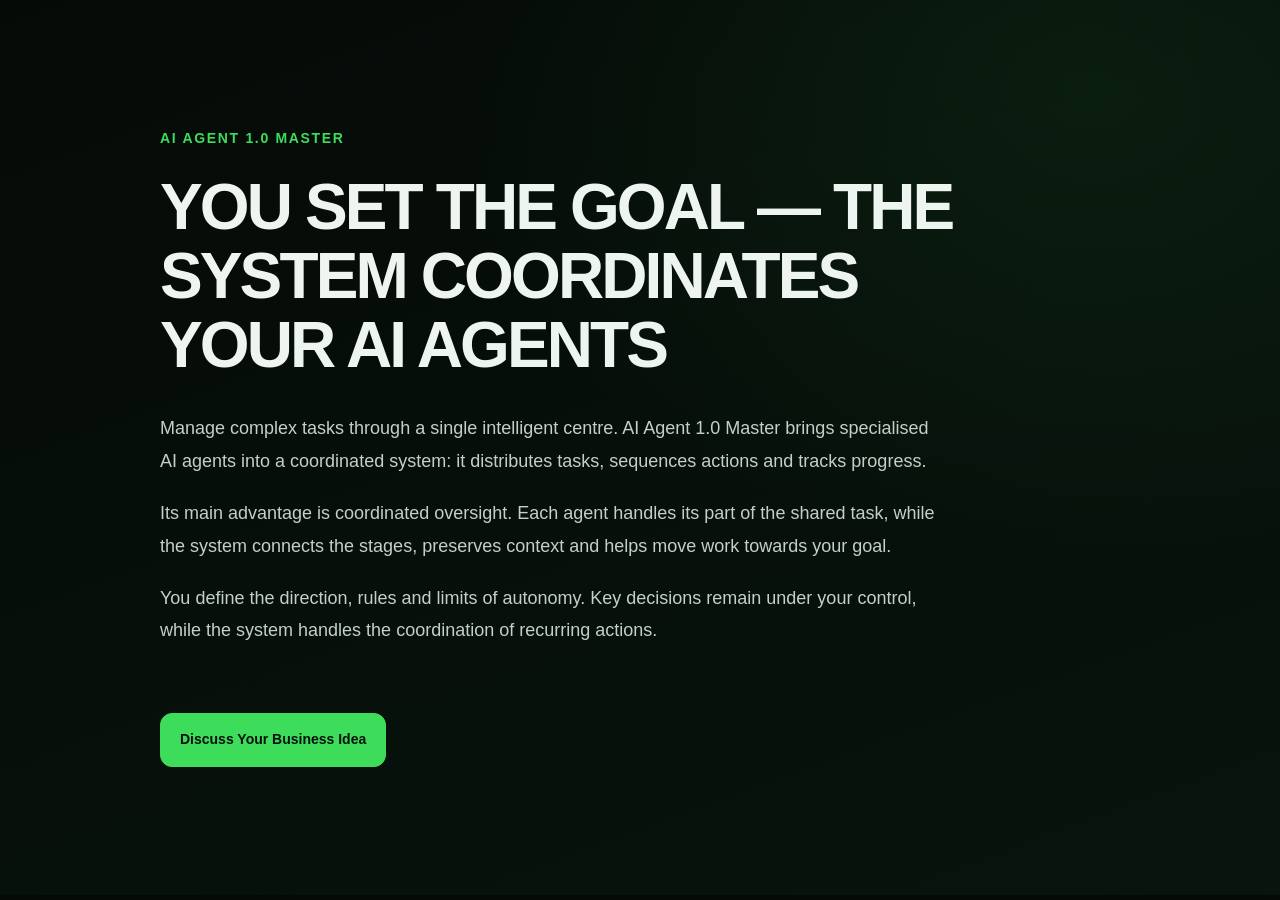
<file: products/ai-agent-master/index.html>
<!doctype html>
<html lang="en">
  <head>
    <meta charset="UTF-8" />
    <meta name="viewport" content="width=device-width, initial-scale=1.0" />
    <title>AI Agent 1.0 Master | AngleTheory</title>
    <meta
      name="description"
      content="Manage complex tasks through a single intelligent centre. AI Agent 1.0 Master coordinates specialised AI agents, sequences actions and tracks progress."
    />
    <meta name="robots" content="index, follow" />
    <link
      rel="canonical"
      href="https://angletheory.studio/products/ai-agent-master/"
    />
    <meta property="og:type" content="website" />
    <meta property="og:title" content="AI Agent 1.0 Master | AngleTheory" />
    <meta
      property="og:description"
      content="You set the goal — the system coordinates your AI agents."
    />
    <meta
      property="og:url"
      content="https://angletheory.studio/products/ai-agent-master/"
    />
    <link rel="stylesheet" href="/styles/global.css" />
    <link rel="stylesheet" href="/styles/components.css" />
    <link rel="stylesheet" href="/styles/pages/ai-agent-master.css" />
  </head>

  <body>
    <main class="ai-agent-master">
      <section
        class="ai-agent-master__hero"
        aria-labelledby="ai-agent-master-title"
      >
        <div class="ai-agent-master__container">
          <div class="ai-agent-master__content">
            <p class="ai-agent-master__eyebrow">AI Agent 1.0 Master</p>

            <h1 class="ai-agent-master__title" id="ai-agent-master-title">
              YOU SET THE GOAL — THE SYSTEM COORDINATES YOUR AI AGENTS
            </h1>

            <div class="ai-agent-master__description">
              <p>
                Manage complex tasks through a single intelligent centre. AI
                Agent 1.0 Master brings specialised AI agents into a coordinated
                system: it distributes tasks, sequences actions and tracks
                progress.
              </p>

              <p>
                Its main advantage is coordinated oversight. Each agent handles
                its part of the shared task, while the system connects the
                stages, preserves context and helps move work towards your goal.
              </p>

              <p>
                You define the direction, rules and limits of autonomy. Key
                decisions remain under your control, while the system handles
                the coordination of recurring actions.
              </p>
            </div>

            <div class="ai-agent-master__actions">
              <a
                class="contact-button"
                href="https://wa.me/66984407304?text=Hello%21%20I%20would%20like%20to%20discuss%20AI%20AGENT%201.0%20MASTER%20for%20my%20business"
                target="_blank"
                rel="noopener noreferrer"
                aria-label="Discuss Your Business Idea on WhatsApp"
              >
                Discuss Your Business Idea
              </a>
            </div>
          </div>
        </div>
      </section>
    </main>
  </body>
</html>
</file>
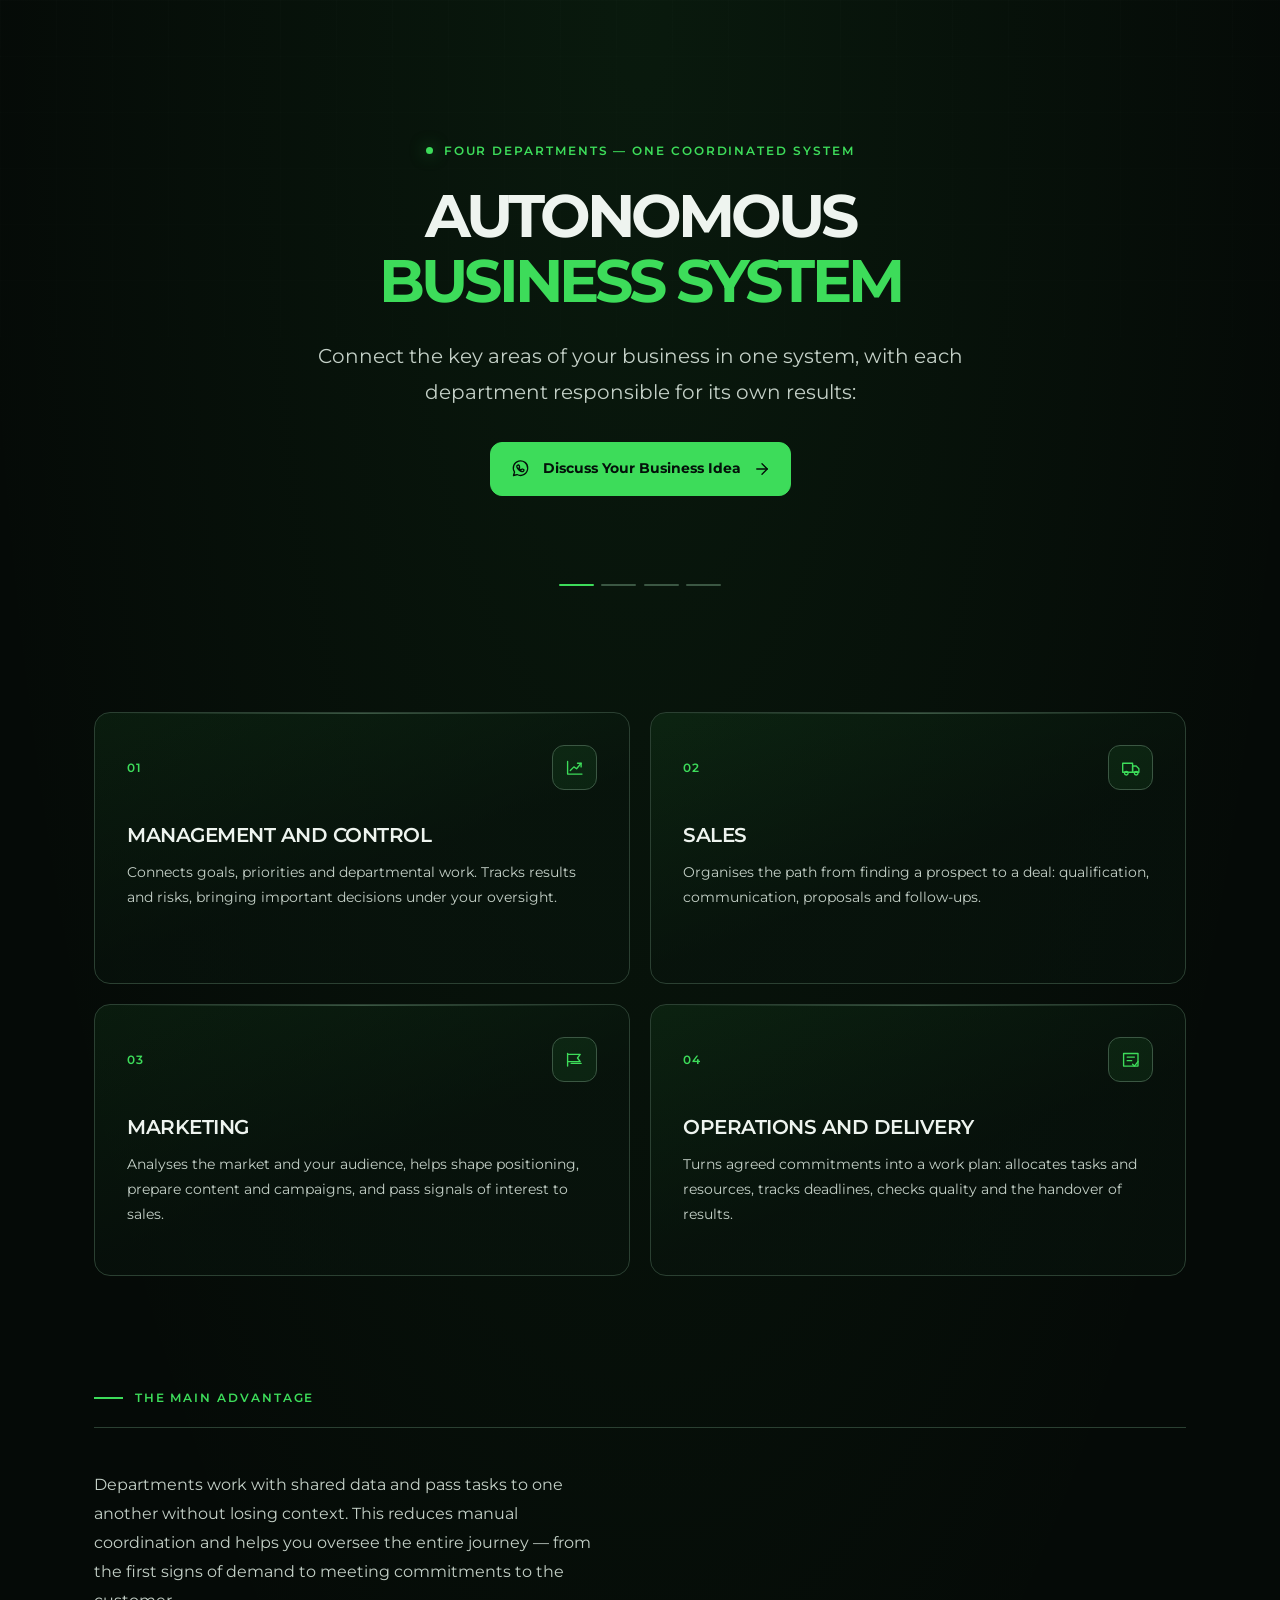
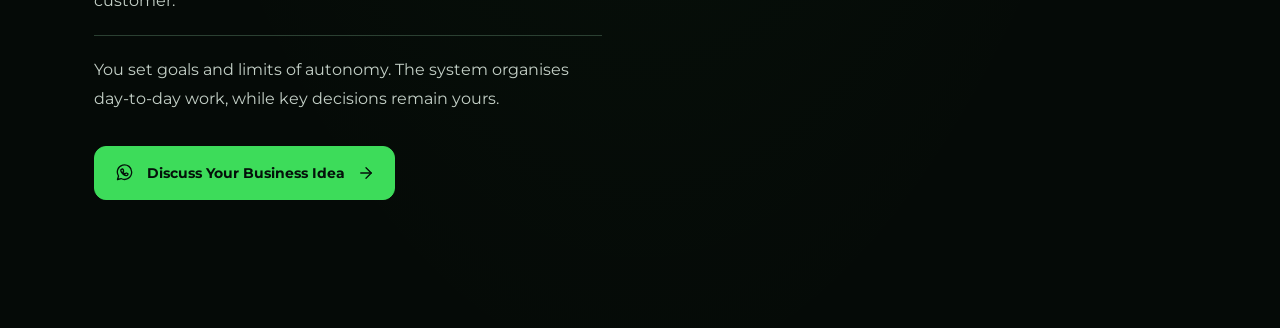
<file: products/autonomous-business-system/index.html>
<!doctype html>
<html lang="en">
  <head>
    <meta charset="UTF-8" />
    <meta name="viewport" content="width=device-width, initial-scale=1.0" />
    <title>Autonomous Business System | AngleTheory</title>
    <meta
      name="description"
      content="Connect management, sales, marketing and operations in one coordinated autonomous business system."
    />
    <meta name="robots" content="index, follow" />
    <link
      rel="canonical"
      href="https://angletheory.studio/products/autonomous-business-system/"
    />
    <meta property="og:type" content="website" />
    <meta
      property="og:title"
      content="Autonomous Business System | AngleTheory"
    />
    <meta
      property="og:description"
      content="Four departments — one coordinated system."
    />
    <meta
      property="og:url"
      content="https://angletheory.studio/products/autonomous-business-system/"
    />
    <link rel="preconnect" href="https://fonts.googleapis.com" />
    <link rel="preconnect" href="https://fonts.gstatic.com" crossorigin />
    <link
      href="https://fonts.googleapis.com/css2?family=Montserrat:wght@400;500;600;700;800&display=swap"
      rel="stylesheet"
    />
    <link rel="stylesheet" href="/styles/global.css" />
    <link rel="stylesheet" href="/styles/components.css" />
    <link
      rel="stylesheet"
      href="/styles/pages/autonomous-business-system.css"
    />
  </head>
  <body>
    <main class="autonomous-page">
      <section class="autonomous-hero" aria-labelledby="autonomous-title">
        <div class="autonomous-hero__inner">
          <p class="autonomous-eyebrow">
            <span class="autonomous-eyebrow__dot" aria-hidden="true"></span>
            FOUR DEPARTMENTS — ONE COORDINATED SYSTEM
          </p>
          <h1 id="autonomous-title">
            AUTONOMOUS<br /><span>BUSINESS SYSTEM</span>
          </h1>
          <p class="autonomous-hero__copy">
            Connect the key areas of your business in one system, with each
            department responsible for its own results:
          </p>
          <a
            class="contact-button autonomous-cta"
            href="https://wa.me/66984407304?text=Hello%21%20I%20would%20like%20to%20discuss%20AUTONOMOUS%20BUSINESS%20SYSTEM%20for%20my%20business"
            target="_blank"
            rel="noopener noreferrer"
            aria-label="Discuss Your Business Idea on WhatsApp"
          >
            <svg
              class="contact-button__icon"
              viewBox="0 0 24 24"
              aria-hidden="true"
            >
              <path
                d="M20.2 11.8a8.2 8.2 0 0 1-12.1 7.1L4 20l1.2-4a8.2 8.2 0 1 1 15-4.2Z"
              />
              <path
                d="M8.7 8.5c.2-.5.4-.5.7-.5h.5c.2 0 .3.1.4.4l.7 1.6c.1.2.1.4-.1.6l-.5.6c-.2.2-.2.3 0 .6.5.8 1.2 1.4 2 1.8.2.1.4.1.5-.1l.7-.8c.2-.2.4-.2.6-.1l1.5.7c.2.1.3.2.3.4 0 .3-.2 1.1-.7 1.5-.5.4-1 .6-1.7.4-1-.2-2.2-.8-3.4-1.9-1.4-1.3-2.2-2.8-2.4-3.7-.2-.7 0-1.2.4-1.5Z"
              />
            </svg>
            <span>Discuss Your Business Idea</span>
            <svg
              class="contact-button__arrow"
              viewBox="0 0 24 24"
              aria-hidden="true"
            >
              <path d="M5 12h14" />
              <path d="m12 5 7 7-7 7" />
            </svg>
          </a>
          <div class="autonomous-hero__rule" aria-hidden="true">
            <span></span><span></span><span></span><span></span>
          </div>
        </div>
      </section>

      <section
        class="autonomous-departments"
        aria-labelledby="departments-title"
      >
        <div class="autonomous-department-grid">
          <article class="autonomous-department">
            <div class="autonomous-department__top">
              <span class="autonomous-department__number">01</span>
              <span class="autonomous-department__mark" aria-hidden="true">
                <svg viewBox="0 0 24 24">
                  <path d="M4 19V5m0 14h16" />
                  <path d="m7 15 4-4 3 2 5-6" />
                  <path d="M15 7h4v4" />
                </svg>
              </span>
            </div>
            <h3>MANAGEMENT AND CONTROL</h3>
            <p>
              Connects goals, priorities and departmental work. Tracks results
              and risks, bringing important decisions under your oversight.
            </p>
          </article>
          <article class="autonomous-department">
            <div class="autonomous-department__top">
              <span class="autonomous-department__number">02</span
              ><span class="autonomous-department__mark" aria-hidden="true"
                ><svg viewBox="0 0 24 24">
                  <path d="M3 7h11v10H3z" />
                  <path d="M14 10h4l3 3v4h-7z" />
                  <circle cx="7" cy="18" r="2" />
                  <circle cx="18" cy="18" r="2" />
                </svg>
              </span>
            </div>
            <h3>SALES</h3>
            <p>
              Organises the path from finding a prospect to a deal:
              qualification, communication, proposals and follow-ups.
            </p>
          </article>
          <article class="autonomous-department">
            <div class="autonomous-department__top">
              <span class="autonomous-department__number">03</span
              ><span class="autonomous-department__mark" aria-hidden="true"
                ><svg viewBox="0 0 24 24">
                  <path d="M4 19V5" />
                  <path d="M4 6h14l-3 4 3 4H4" />
                  <path d="M8 16h11" />
                </svg>
              </span>
            </div>
            <h3>MARKETING</h3>
            <p>
              Analyses the market and your audience, helps shape positioning,
              prepare content and campaigns, and pass signals of interest to
              sales.
            </p>
          </article>
          <article class="autonomous-department">
            <div class="autonomous-department__top">
              <span class="autonomous-department__number">04</span
              ><span class="autonomous-department__mark" aria-hidden="true"
                ><svg viewBox="0 0 24 24">
                  <path d="M4 5h16v14H4z" />
                  <path d="M8 9h8M8 13h5" />
                  <path d="m14 17 2 2 4-5" />
                </svg>
              </span>
            </div>
            <h3>OPERATIONS AND DELIVERY</h3>
            <p>
              Turns agreed commitments into a work plan: allocates tasks and
              resources, tracks deadlines, checks quality and the handover of
              results.
            </p>
          </article>
        </div>
      </section>

      <section class="autonomous-advantage" aria-labelledby="advantage-title">
        <div class="autonomous-advantage__label">
          <span class="autonomous-advantage__line" aria-hidden="true"></span>
          <p class="autonomous-kicker">THE MAIN ADVANTAGE</p>
        </div>
        <div class="autonomous-advantage__content">
          <div class="autonomous-advantage__text">
            <p>
              Departments work with shared data and pass tasks to one another
              without losing context. This reduces manual coordination and helps
              you oversee the entire journey — from the first signs of demand to
              meeting commitments to the customer.
            </p>
            <p>
              You set goals and limits of autonomy. The system organises
              day-to-day work, while key decisions remain yours.
            </p>
          </div>
        </div>
        <a
          class="contact-button autonomous-cta autonomous-cta--bottom"
          href="https://wa.me/66984407304?text=Hello%21%20I%20would%20like%20to%20discuss%20AUTONOMOUS%20BUSINESS%20SYSTEM%20for%20my%20business"
          target="_blank"
          rel="noopener noreferrer"
        >
          <svg
            class="contact-button__icon"
            viewBox="0 0 24 24"
            aria-hidden="true"
          >
            <path
              d="M20.2 11.8a8.2 8.2 0 0 1-12.1 7.1L4 20l1.2-4a8.2 8.2 0 1 1 15-4.2Z"
            />
            <path
              d="M8.7 8.5c.2-.5.4-.5.7-.5h.5c.2 0 .3.1.4.4l.7 1.6c.1.2.1.4-.1.6l-.5.6c-.2.2-.2.3 0 .6.5.8 1.2 1.4 2 1.8.2.1.4.1.5-.1l.7-.8c.2-.2.4-.2.6-.1l1.5.7c.2.1.3.2.3.4 0 .3-.2 1.1-.7 1.5-.5.4-1 .6-1.7.4-1-.2-2.2-.8-3.4-1.9-1.4-1.3-2.2-2.8-2.4-3.7-.2-.7 0-1.2.4-1.5Z"
            />
          </svg>
          <span>Discuss Your Business Idea</span>
          <svg
            class="contact-button__arrow"
            viewBox="0 0 24 24"
            aria-hidden="true"
          >
            <path d="M5 12h14" />
            <path d="m12 5 7 7-7 7" />
          </svg>
        </a>
      </section>
    </main>
  </body>
</html>
</file>
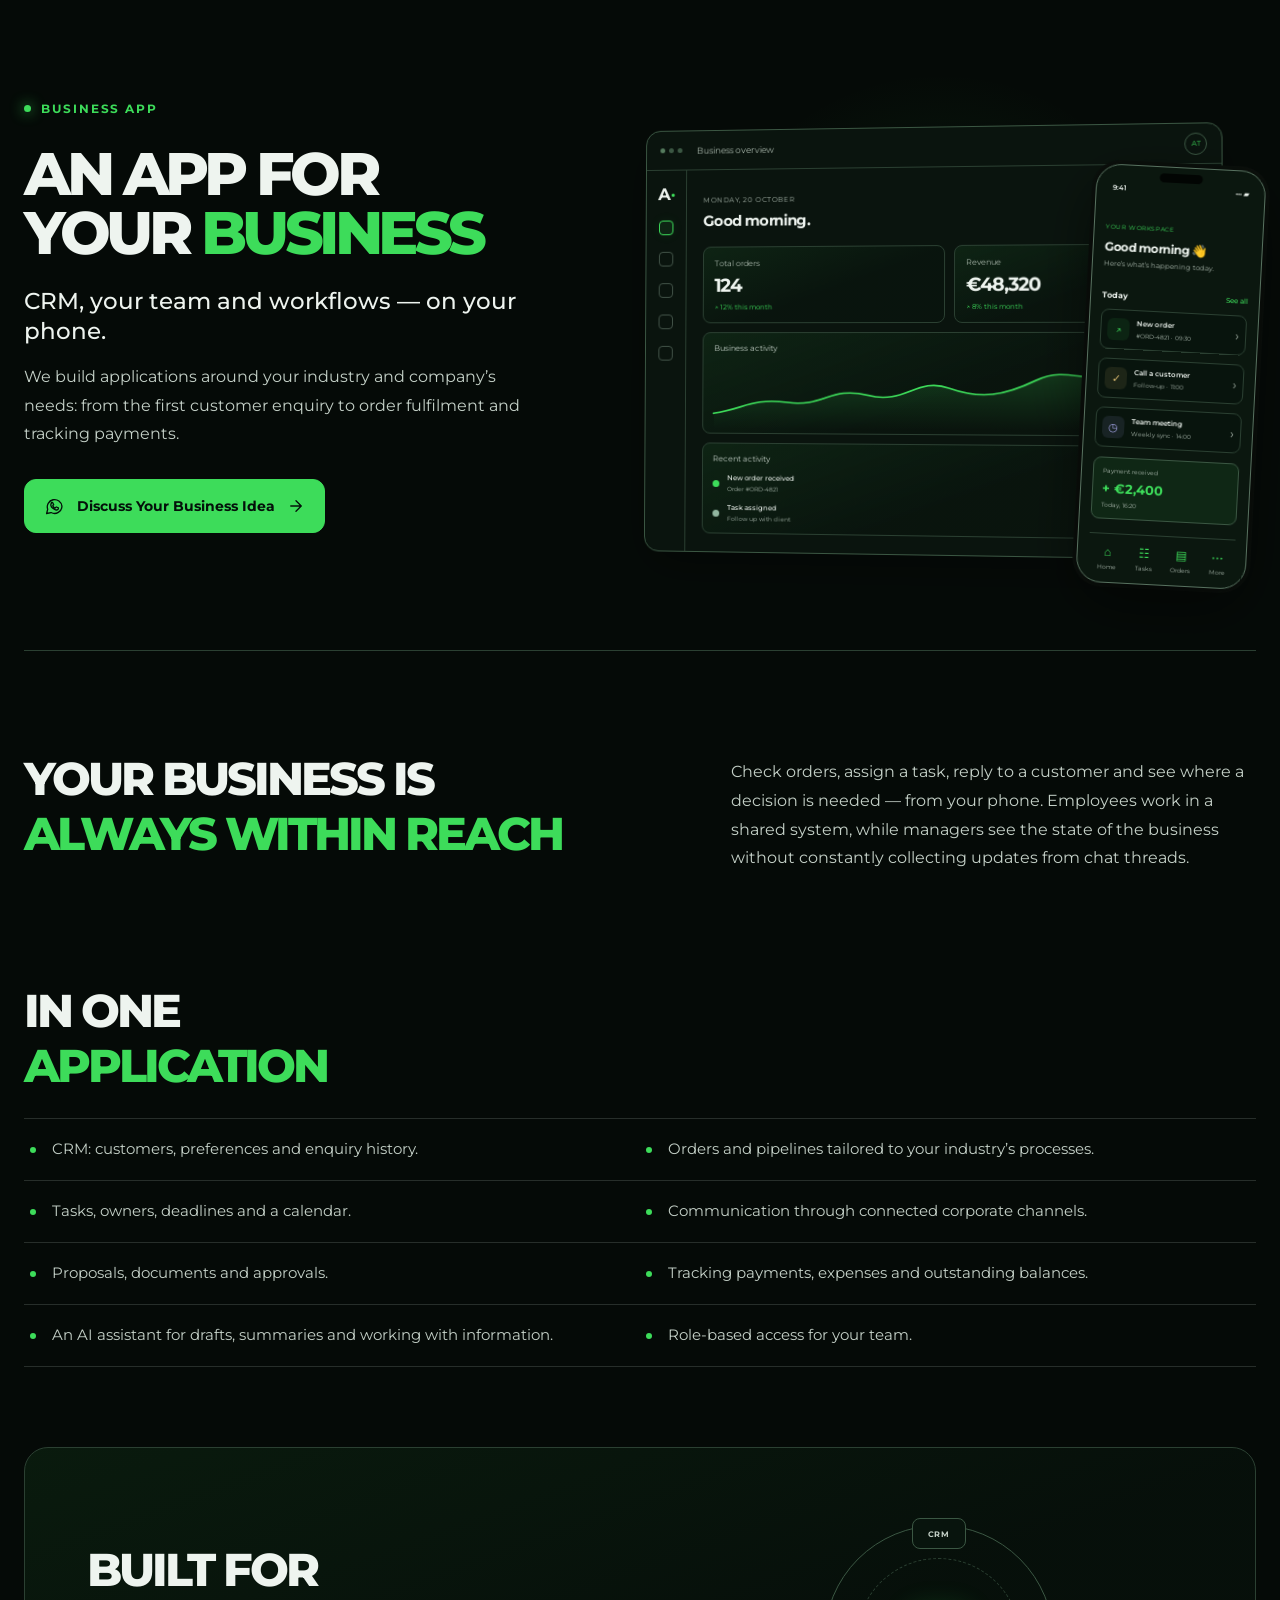
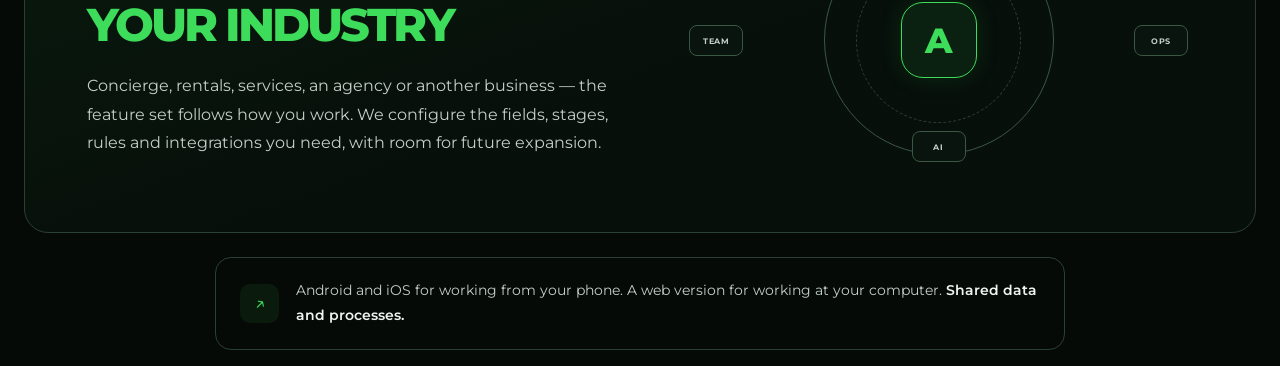
<file: products/business-app/index.html>
<!doctype html>
<html lang="en">
  <head>
    <meta charset="UTF-8" />
    <meta name="viewport" content="width=device-width, initial-scale=1" />
    <title>Business App for Your Team | AngleTheory</title>
    <meta
      name="description"
      content="A business app tailored to your industry. Manage customers, orders, tasks, communication and payments from your phone or computer."
    />
    <meta name="robots" content="index,follow" />
    <link
      rel="canonical"
      href="https://angletheory.studio/products/business-app/"
    />
    <meta property="og:type" content="website" />
    <meta
      property="og:title"
      content="An App for Your Business | AngleTheory"
    />
    <meta
      property="og:description"
      content="CRM, your team and workflows — on your phone."
    />
    <meta
      property="og:url"
      content="https://angletheory.studio/products/business-app/"
    />
    <link rel="preconnect" href="https://fonts.googleapis.com" />
    <link rel="preconnect" href="https://fonts.gstatic.com" crossorigin />
    <link
      href="https://fonts.googleapis.com/css2?family=Montserrat:wght@400;500;600;700;800&display=swap"
      rel="stylesheet"
    />
    <link rel="stylesheet" href="/styles/global.css" />
    <link rel="stylesheet" href="/styles/components.css" />
    <link rel="stylesheet" href="/styles/pages/business-app.css" />
  </head>
  <body>
    <main>
      <section class="business-hero section-shell" aria-labelledby="page-title">
        <div class="hero-copy">
          <p class="eyebrow"><span class="status-dot"></span> BUSINESS APP</p>
          <h1 id="page-title">AN APP FOR YOUR <span>BUSINESS</span></h1>
          <p class="hero-lead">CRM, your team and workflows — on your phone.</p>
          <p class="hero-description">
            We build applications around your industry and company’s needs: from
            the first customer enquiry to order fulfilment and tracking
            payments.
          </p>
          <a
            class="contact-button"
            href="https://wa.me/66984407304?text=Hello%21%20I%20would%20like%20to%20discuss%20AN%20APP%20FOR%20YOUR%20BUSINESS%20for%20my%20business"
            target="_blank"
            rel="noopener noreferrer"
          >
            <svg
              class="contact-button__icon"
              viewBox="0 0 24 24"
              aria-hidden="true"
            >
              <path
                d="M20.5 11.6a8.4 8.4 0 0 1-12.4 7.3L3 20l1.2-4.8a8.4 8.4 0 1 1 16.3-3.6Z"
              />
              <path
                d="M8.4 7.8c.2-.4.4-.4.7-.4h.5c.2 0 .4.1.5.4l.8 1.8c.1.2.1.4-.1.6l-.6.7c-.2.2-.2.4 0 .6.5.9 1.3 1.7 2.2 2.2.2.1.4.1.6-.1l.8-.9c.2-.2.4-.2.6-.1l1.7.8c.3.1.4.3.4.5 0 .4-.2 1.1-.7 1.5-.5.5-1.2.7-1.9.6-1-.1-2.4-.7-3.8-1.9-1.2-1-2-2.3-2.2-3.2-.2-1 .1-2.1.5-2.6Z"
              />
            </svg>
            <span>Discuss Your Business Idea</span>
            <svg
              class="contact-button__arrow"
              viewBox="0 0 24 24"
              aria-hidden="true"
            >
              <path d="M5 12h13M12 5l7 7-7 7" />
            </svg>
          </a>
        </div>
        <div
          class="hero-visual"
          aria-label="Illustration of a connected business dashboard and mobile app"
          role="img"
        >
          <div class="visual-glow"></div>
          <div class="dashboard-window">
            <div class="window-top">
              <div class="window-dots"><i></i><i></i><i></i></div>
              <span>Business overview</span><span class="avatar">AT</span>
            </div>
            <div class="dashboard-layout">
              <aside class="dashboard-sidebar">
                <b class="side-logo">A<span>·</span></b
                ><i class="side-icon active"></i><i class="side-icon"></i
                ><i class="side-icon"></i><i class="side-icon"></i
                ><i class="side-icon"></i>
              </aside>
              <div class="dashboard-main">
                <div class="dashboard-heading">
                  <div>
                    <small>MONDAY, 20 OCTOBER</small>
                    <h3>Good morning.</h3>
                  </div>
                  <span class="mini-pill">● Live overview</span>
                </div>
                <div class="metric-grid">
                  <div class="metric-card">
                    <small>Total orders</small><strong>124</strong
                    ><em>↗ 12% this month</em>
                  </div>
                  <div class="metric-card">
                    <small>Revenue</small><strong>€48,320</strong
                    ><em>↗ 8% this month</em>
                  </div>
                </div>
                <div class="chart-card">
                  <div class="chart-heading">
                    <span>Business activity</span><small>Last 7 days⌄</small>
                  </div>
                  <svg
                    class="chart"
                    viewBox="0 0 440 115"
                    preserveAspectRatio="none"
                    aria-hidden="true"
                  >
                    <defs>
                      <linearGradient
                        id="chartFill"
                        x1="0"
                        y1="0"
                        x2="0"
                        y2="1"
                      >
                        <stop
                          offset="0"
                          stop-color="#3ddc5a"
                          stop-opacity=".22"
                        />
                        <stop
                          offset="1"
                          stop-color="#3ddc5a"
                          stop-opacity="0"
                        />
                      </linearGradient>
                    </defs>
                    <path
                      d="M0 90 C30 82 35 65 70 72 S110 45 145 60 S190 30 220 48 S270 60 300 35 S350 48 380 20 S415 26 440 8 L440 115 L0 115Z"
                      fill="url(#chartFill)"
                    />
                    <path
                      d="M0 90 C30 82 35 65 70 72 S110 45 145 60 S190 30 220 48 S270 60 300 35 S350 48 380 20 S415 26 440 8"
                      fill="none"
                      stroke="#3ddc5a"
                      stroke-width="2.5"
                      stroke-linecap="round"
                    />
                  </svg>
                </div>
                <div class="activity-card">
                  <div class="activity-title">
                    Recent activity <span>View all ↗</span>
                  </div>
                  <div class="activity-row">
                    <i class="activity-mark"></i
                    ><span
                      ><b>New order received</b
                      ><small>Order #ORD-4821</small></span
                    ><time>2m ago</time>
                  </div>
                  <div class="activity-row">
                    <i class="activity-mark pale"></i
                    ><span
                      ><b>Task assigned</b
                      ><small>Follow up with client</small></span
                    ><time>12m ago</time>
                  </div>
                </div>
              </div>
            </div>
          </div>
          <div class="phone-window">
            <div class="phone-notch"></div>
            <div class="phone-top"><span>9:41</span><span>••• ▰</span></div>
            <div class="phone-greeting">
              <small>YOUR WORKSPACE</small>
              <h3>Good morning 👋</h3>
              <p>Here’s what’s happening today.</p>
            </div>
            <div class="phone-section-title">Today <span>See all</span></div>
            <div class="phone-task">
              <span class="task-icon green">↗</span
              ><span><b>New order</b><small>#ORD-4821 · 09:30</small></span
              ><i>›</i>
            </div>
            <div class="phone-task">
              <span class="task-icon amber">✓</span
              ><span
                ><b>Call a customer</b><small>Follow-up · 11:00</small></span
              ><i>›</i>
            </div>
            <div class="phone-task">
              <span class="task-icon violet">◷</span
              ><span><b>Team meeting</b><small>Weekly sync · 14:00</small></span
              ><i>›</i>
            </div>
            <div class="phone-payment">
              <span>Payment received</span><b>+ €2,400</b
              ><small>Today, 16:20</small>
            </div>
            <div class="phone-nav">
              <span>⌂<small>Home</small></span
              ><span>☷<small>Tasks</small></span
              ><span>▤<small>Orders</small></span
              ><span>•••<small>More</small></span>
            </div>
          </div>
        </div>
      </section>

      <section
        class="reach-section section-shell"
        aria-labelledby="reach-title"
      >
        <div class="section-intro">
          <h2 id="reach-title">
            YOUR BUSINESS IS<br /><span>ALWAYS WITHIN REACH</span>
          </h2>
        </div>
        <div class="reach-copy">
          <p>
            Check orders, assign a task, reply to a customer and see where a
            decision is needed — from your phone. Employees work in a shared
            system, while managers see the state of the business without
            constantly collecting updates from chat threads.
          </p>
        </div>
      </section>
      <section
        class="features-section section-shell"
        aria-labelledby="features-title"
      >
        <div class="section-heading">
          <div>
            <h2 id="features-title">IN ONE <span>APPLICATION</span></h2>
          </div>
        </div>
        <ul class="application-list">
          <li>CRM: customers, preferences and enquiry history.</li>
          <li>Orders and pipelines tailored to your industry’s processes.</li>
          <li>Tasks, owners, deadlines and a calendar.</li>
          <li>Communication through connected corporate channels.</li>
          <li>Proposals, documents and approvals.</li>
          <li>Tracking payments, expenses and outstanding balances.</li>
          <li>
            An AI assistant for drafts, summaries and working with information.
          </li>
          <li>Role-based access for your team.</li>
        </ul>
      </section>
      <section
        class="industry-section section-shell"
        aria-labelledby="industry-title"
      >
        <div class="industry-panel">
          <div class="industry-copy">
            <h2 id="industry-title">BUILT FOR <span>YOUR INDUSTRY</span></h2>
            <p>
              Concierge, rentals, services, an agency or another business — the
              feature set follows how you work. We configure the fields, stages,
              rules and integrations you need, with room for future expansion.
            </p>
          </div>
          <div class="industry-visual" aria-hidden="true">
            <div class="orbit orbit-one"></div>
            <div class="orbit orbit-two"></div>
            <div class="orbit-core"><span>A</span></div>
            <div class="orbit-node node-one">CRM</div>
            <div class="orbit-node node-two">OPS</div>
            <div class="orbit-node node-three">AI</div>
            <div class="orbit-node node-four">TEAM</div>
          </div>
        </div>
        <div class="platform-note">
          <span class="platform-symbol">↗</span>
          <p>
            Android and iOS for working from your phone. A web version for
            working at your computer.
            <strong>Shared data and processes.</strong>
          </p>
        </div>
      </section>
    </main>
  </body>
</html>
</file>
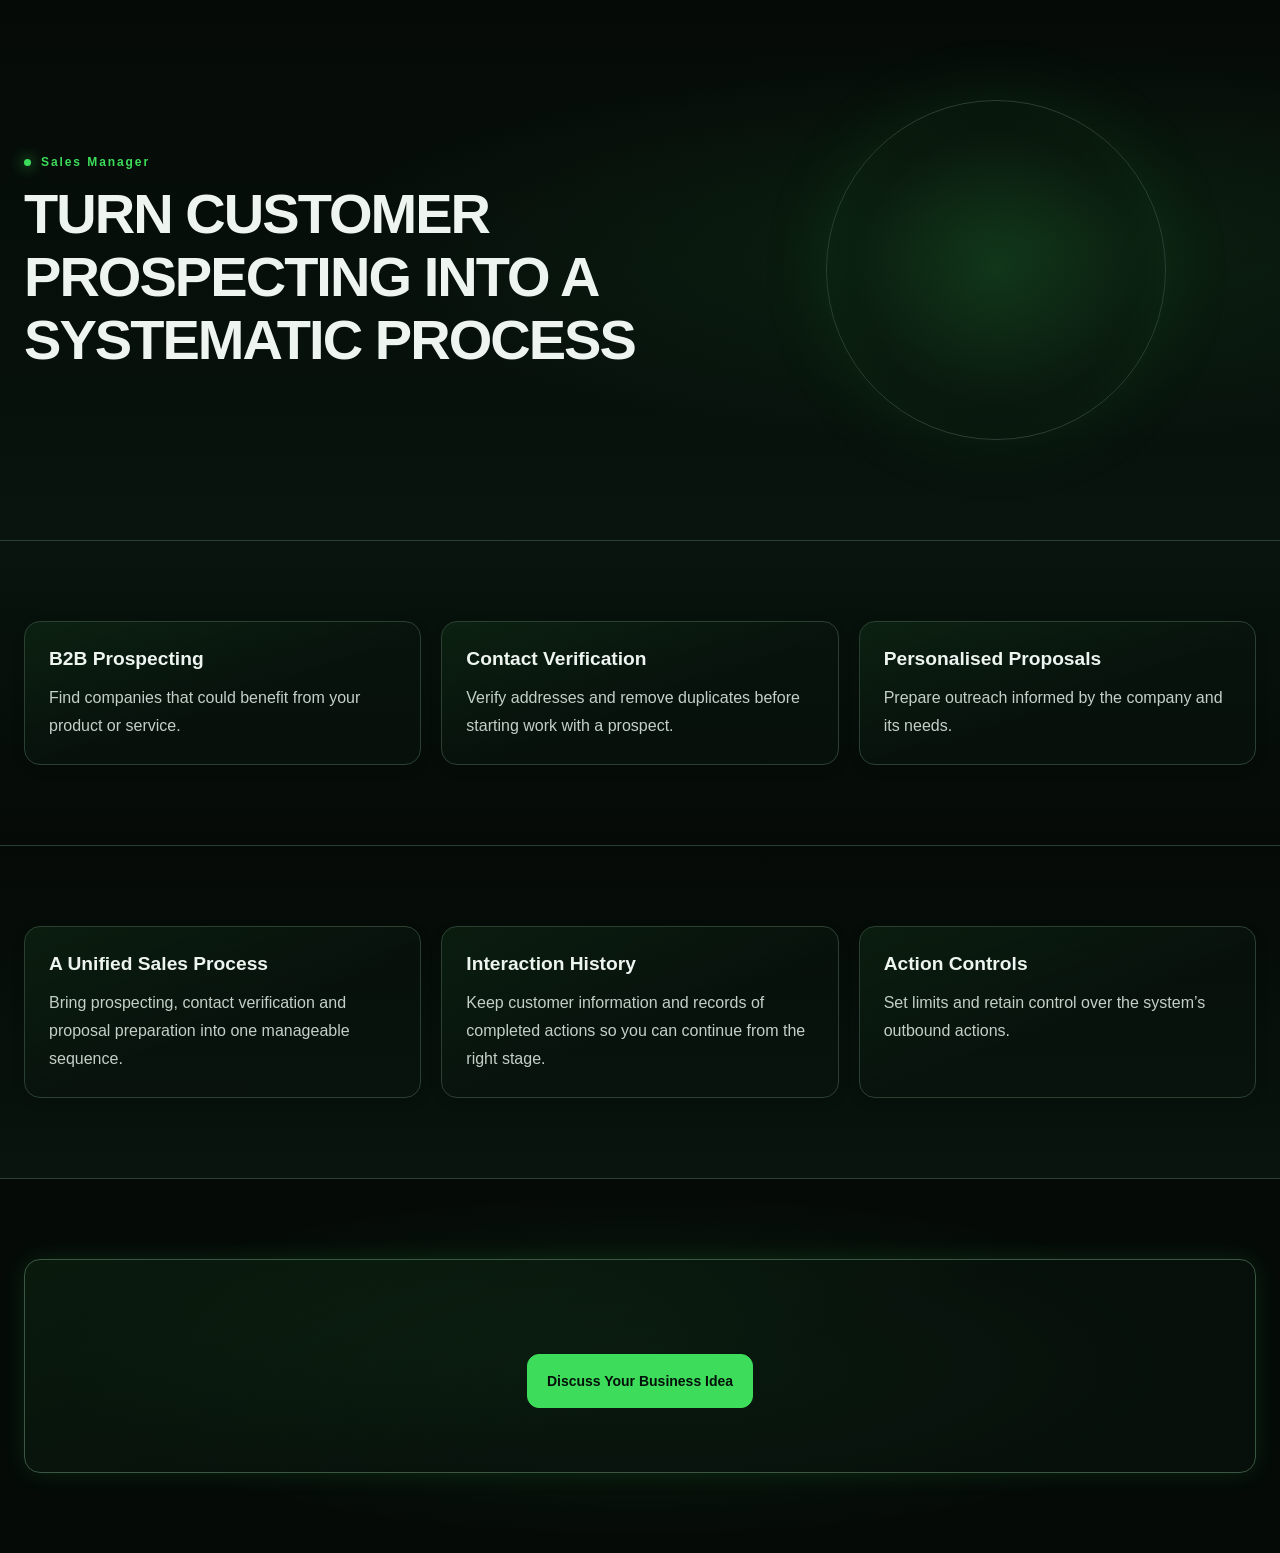
<file: products/sales-manager/index.html>
<!doctype html>
<html lang="en">
  <head>
    <meta charset="UTF-8" />
    <meta name="viewport" content="width=device-width, initial-scale=1.0" />
    <title>Sales Manager | AngleTheory</title>
    <meta
      name="description"
      content="Turn customer prospecting into a systematic process."
    />
    <meta name="robots" content="index, follow" />
    <link
      rel="canonical"
      href="https://angletheory.studio/products/sales-manager/"
    />
    <meta property="og:type" content="website" />
    <meta property="og:title" content="Sales Manager | AngleTheory" />
    <meta
      property="og:description"
      content="Turn customer prospecting into a systematic process."
    />
    <meta
      property="og:url"
      content="https://angletheory.studio/products/sales-manager/"
    />
    <link rel="stylesheet" href="/styles/global.css" />
    <link rel="stylesheet" href="/styles/components.css" />
    <link rel="stylesheet" href="/styles/pages/sales-manager.css" />
  </head>
  <body>
    <div class="sales-manager-page">
      <main>
        <section class="product-hero section">
          <div class="container product-hero__grid">
            <div>
              <p class="sales-manager-hero__eyebrow">
                <span class="status-dot"></span>
                Sales Manager
              </p>
              <div class="product-hero__content">
                <h1>TURN CUSTOMER PROSPECTING INTO A SYSTEMATIC PROCESS</h1>
              </div>
            </div>
            <div class="product-hero__visual" aria-hidden="true">
              <div class="hero-visual__glow"></div>
            </div>
          </div>
        </section>

        <!-- Benefits block: first three features -->
        <section class="product-benefits section">
          <div class="container">
            <div class="benefit-grid">
              <article class="benefit-card">
                <h2>B2B Prospecting</h2>
                <p>
                  Find companies that could benefit from your product or
                  service.
                </p>
              </article>

              <article class="benefit-card">
                <h2>Contact Verification</h2>
                <p>
                  Verify addresses and remove duplicates before starting work
                  with a prospect.
                </p>
              </article>

              <article class="benefit-card">
                <h2>Personalised Proposals</h2>
                <p>Prepare outreach informed by the company and its needs.</p>
              </article>
            </div>
          </div>
        </section>

        <!-- Results block: remaining three features -->
        <section class="product-results section">
          <div class="container">
            <div class="benefit-grid">
              <article class="benefit-card">
                <h2>A Unified Sales Process</h2>
                <p>
                  Bring prospecting, contact verification and proposal
                  preparation into one manageable sequence.
                </p>
              </article>

              <article class="benefit-card">
                <h2>Interaction History</h2>
                <p>
                  Keep customer information and records of completed actions so
                  you can continue from the right stage.
                </p>
              </article>
              <article class="benefit-card">
                <h2>Action Controls</h2>
                <p>
                  Set limits and retain control over the system’s outbound
                  actions.
                </p>
              </article>
            </div>
          </div>
        </section>
        <!-- Final contact button -->
        <section class="product-cta section">
          <div class="container product-cta__inner">
            <a
              class="contact-button"
              href="https://wa.me/66984407304?text=Hello%21%20I%20would%20like%20to%20discuss%20SALES%20MANAGER%20for%20my%20business"
              target="_blank"
              rel="noopener noreferrer"
            >
              Discuss Your Business Idea
            </a>
          </div>
        </section>
      </main>
    </div>
  </body>
</html>
</file>
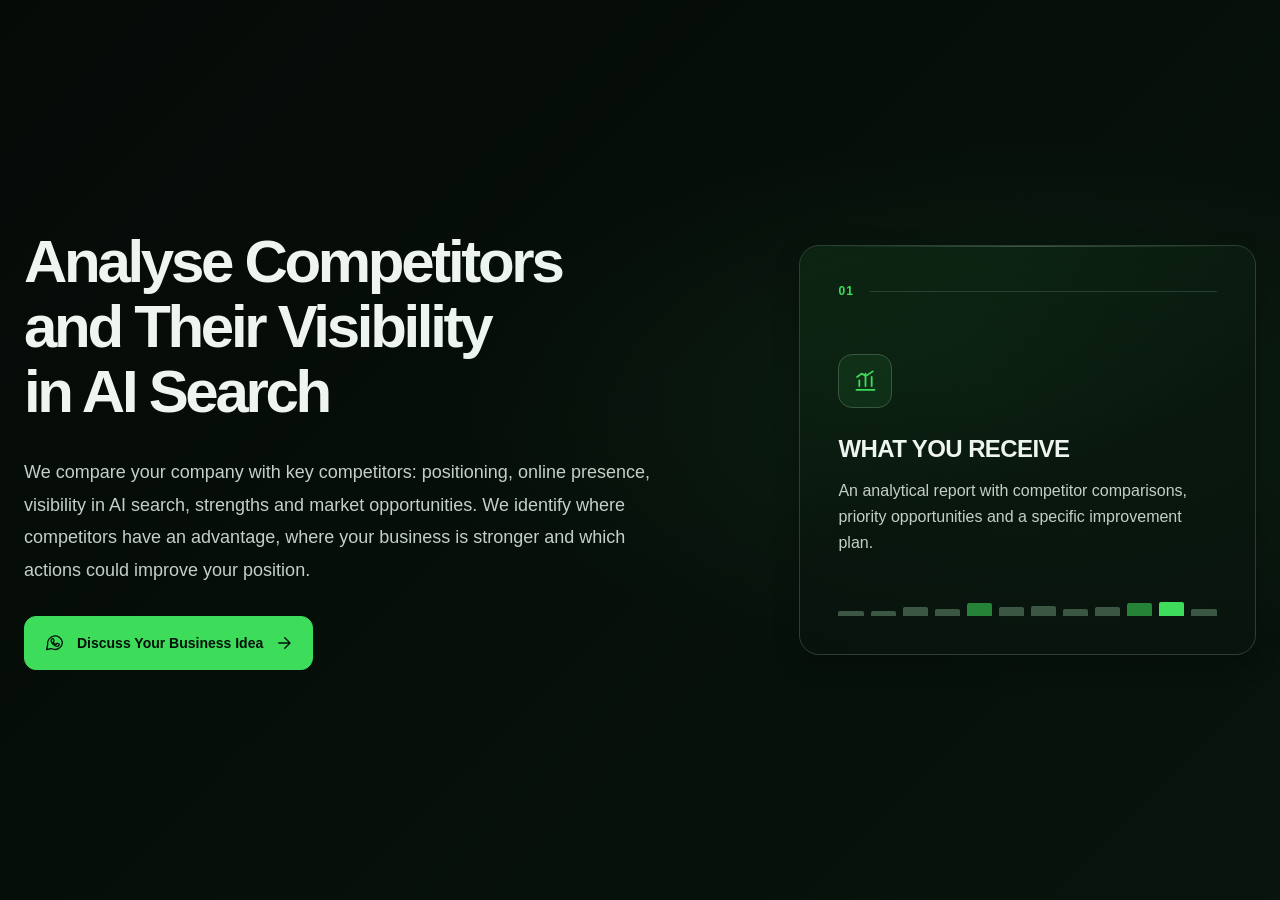
<file: services/ai-competitor-intelligence/index.html>
<!doctype html>
<html lang="en">
  <head>
    <meta charset="utf-8" />
    <meta name="viewport" content="width=device-width, initial-scale=1" />

    <title>AI Competitor Intelligence | AngleTheory</title>
    <meta
      name="description"
      content="Analyse competitors and their visibility in AI search. Compare positioning, online presence, strengths and market opportunities to identify ways to improve your position."
    />
    <meta name="robots" content="index, follow" />
    <link
      rel="canonical"
      href="https://angletheory.studio/services/ai-competitor-intelligence/"
    />

    <meta property="og:type" content="website" />
    <meta
      property="og:title"
      content="AI Competitor Intelligence | AngleTheory"
    />
    <meta
      property="og:description"
      content="Compare competitors, evaluate visibility in AI search and identify market opportunities for your business."
    />
    <meta
      property="og:url"
      content="https://angletheory.studio/services/ai-competitor-intelligence/"
    />
    <meta property="og:site_name" content="AngleTheory" />
    <link rel="stylesheet" href="/styles/global.css" />
    <link rel="stylesheet" href="/styles/components.css" />
    <link
      rel="stylesheet"
      href="/styles/pages/ai-competitor-intelligence.css"
    />
  </head>
  <body>
    <main class="competitor-page" id="main-content">
      <section class="competitor-hero" aria-labelledby="competitor-title">
        <div class="competitor-hero__content">
          <h1 class="competitor-hero__title" id="competitor-title">
            Analyse Competitors and Their Visibility in AI Search
          </h1>

          <p class="competitor-hero__description">
            We compare your company with key competitors: positioning, online
            presence, visibility in AI search, strengths and market
            opportunities. We identify where competitors have an advantage,
            where your business is stronger and which actions could improve your
            position.
          </p>

          <a
            class="contact-button"
            href="https://wa.me/66984407304?text=Hello%21%20I%20would%20like%20to%20discuss%20AI%20Competitor%20Intelligence%20for%20my%20business"
            target="_blank"
            rel="noopener noreferrer"
          >
            <svg
              class="contact-button__icon"
              viewBox="0 0 24 24"
              aria-hidden="true"
            >
              <path
                d="M21 11.5a8.4 8.4 0 0 1-12.4 7.4L3 20l1.2-5.3A8.4 8.4 0 1 1 21 11.5Z"
              />
              <path
                d="M8.8 8.2c.3-.6.6-.6 1-.6h.4c.2 0 .4.1.5.4l.7 1.7c.1.3.1.5-.1.7l-.6.7c-.2.2-.2.4 0 .7.6 1 1.5 1.8 2.5 2.3.3.1.5.1.7-.1l.8-.9c.2-.2.4-.3.7-.2l1.6.8c.3.1.4.3.4.5 0 .4-.2 1.2-.7 1.6-.5.5-1.3.8-2.1.7-1.2-.2-2.6-.9-4-2.1-1.2-1.1-2.1-2.5-2.4-3.6-.3-1 .1-2 .6-2.6Z"
              />
            </svg>
            <span>Discuss Your Business Idea</span>
            <svg
              class="contact-button__arrow"
              viewBox="0 0 24 24"
              aria-hidden="true"
            >
              <path d="M5 12h14M13 5l7 7-7 7" />
            </svg>
          </a>
        </div>

        <article class="competitor-report-card" aria-label="What you receive">
          <div class="competitor-report-card__topline">
            <span class="competitor-report-card__number">01</span>
            <span
              class="competitor-report-card__rule"
              aria-hidden="true"
            ></span>
          </div>

          <div class="competitor-report-card__visual" aria-hidden="true">
            <svg viewBox="0 0 24 24">
              <path d="M4 19.5h16M6.5 16V11M12 16V5M17.5 16V8" />
              <path d="m4.5 8 4-3 4 2 6-4" />
            </svg>
          </div>

          <h2 class="competitor-report-card__title">What you receive</h2>
          <p class="competitor-report-card__description">
            An analytical report with competitor comparisons, priority
            opportunities and a specific improvement plan.
          </p>

          <div class="competitor-report-card__footer" aria-hidden="true">
            <span></span><span></span><span></span><span></span><span></span
            ><span></span> <span></span><span></span><span></span><span></span
            ><span></span><span></span>
          </div>
        </article>
      </section>
    </main>
  </body>
</html>
</file>
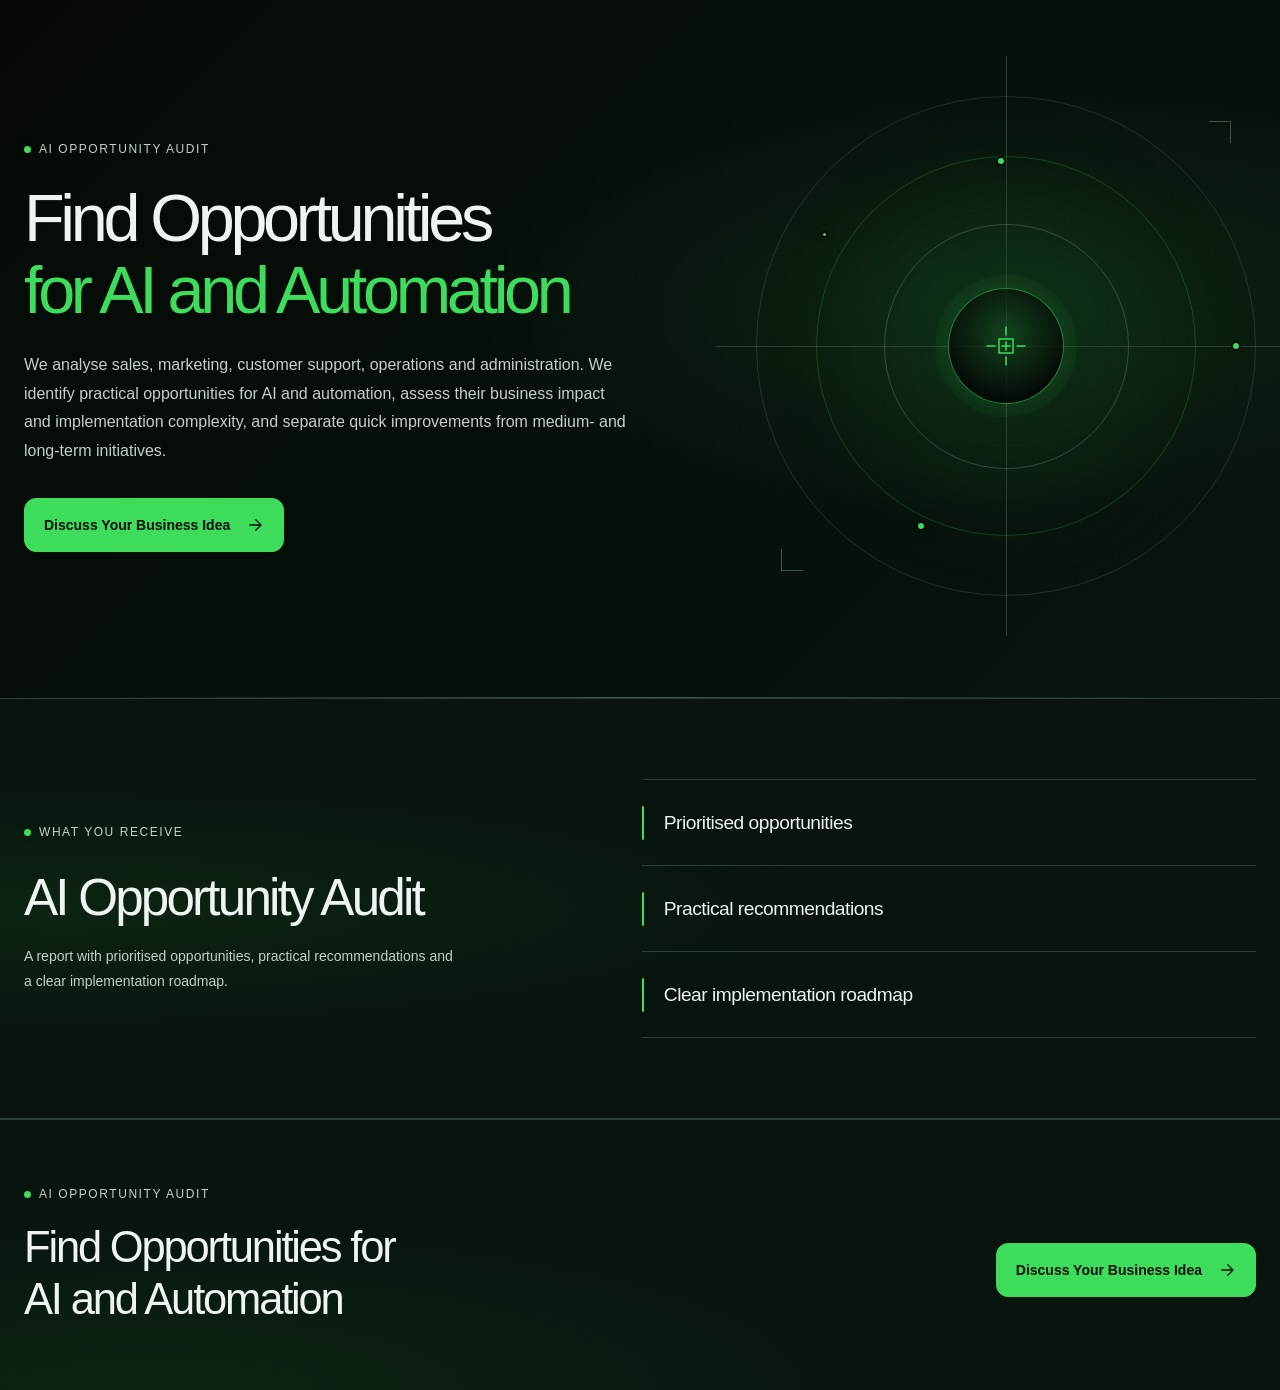
<file: services/ai-opportunity-audit/index.html>
<!doctype html>
<html lang="en">
  <head>
    <meta charset="UTF-8" />
    <meta name="viewport" content="width=device-width, initial-scale=1" />

    <title>AI Opportunity Audit | Angle Theory Studio</title>

    <meta
      name="description"
      content="Find opportunities for AI and automation across sales, marketing, customer support, operations and administration."
    />

    <meta name="robots" content="index, follow" />

    <link
      rel="canonical"
      href="https://angletheory.studio/services/ai-opportunity-audit/"
    />

    <meta
      property="og:title"
      content="AI Opportunity Audit | Angle Theory Studio"
    />
    <meta
      property="og:description"
      content="Find Opportunities for AI and Automation"
    />
    <meta
      property="og:url"
      content="https://angletheory.studio/services/ai-opportunity-audit/"
    />
    <meta property="og:type" content="website" />

    <link rel="stylesheet" href="/styles/global.css" />
    <link rel="stylesheet" href="/styles/components.css" />
    <link rel="stylesheet" href="/styles/pages/ai-opportunity-audit.css" />
  </head>

  <body>
    <main class="opportunity-audit">
      <!-- Hero -->
      <section class="opportunity-hero" aria-labelledby="opportunity-title">
        <div class="container-main opportunity-hero__container">
          <div class="opportunity-hero__content">
            <p class="opportunity-eyebrow">
              <span
                class="opportunity-eyebrow__indicator"
                aria-hidden="true"
              ></span>
              AI Opportunity Audit
            </p>

            <h1 class="opportunity-hero__title" id="opportunity-title">
              Find Opportunities
              <span>for AI and Automation</span>
            </h1>

            <p class="opportunity-hero__description">
              We analyse sales, marketing, customer support, operations and
              administration. We identify practical opportunities for AI and
              automation, assess their business impact and implementation
              complexity, and separate quick improvements from medium- and
              long-term initiatives.
            </p>

            <a
              class="contact-button"
              href="https://wa.me/66984407304?text=Hello%21%20I%20would%20like%20to%20discuss%20AI%20Opportunity%20Audit%20for%20my%20business"
              target="_blank"
              rel="noopener noreferrer"
              aria-label="Discuss your business idea on WhatsApp"
            >
              Discuss Your Business Idea
              <svg viewBox="0 0 24 24" fill="none" aria-hidden="true">
                <path
                  d="M5 12h14M13 5l7 7-7 7"
                  stroke="currentColor"
                  stroke-width="1.7"
                  stroke-linecap="round"
                  stroke-linejoin="round"
                />
              </svg>
            </a>
          </div>

          <!-- Decorative AI illustration -->
          <div class="opportunity-visual" aria-hidden="true">
            <div
              class="opportunity-visual__orbit opportunity-visual__orbit--outer"
            ></div>
            <div
              class="opportunity-visual__orbit opportunity-visual__orbit--middle"
            ></div>
            <div
              class="opportunity-visual__orbit opportunity-visual__orbit--inner"
            ></div>

            <div
              class="opportunity-visual__axis opportunity-visual__axis--horizontal"
            ></div>
            <div
              class="opportunity-visual__axis opportunity-visual__axis--vertical"
            ></div>

            <div class="opportunity-visual__core">
              <svg viewBox="0 0 48 48" fill="none">
                <path
                  d="M24 5v8M24 35v8M5 24h8M35 24h8"
                  stroke="currentColor"
                  stroke-width="1.5"
                  stroke-linecap="round"
                />
                <path
                  d="M17 17h14v14H17z"
                  stroke="currentColor"
                  stroke-width="1.5"
                />
                <path
                  d="M20 24h8M24 20v8"
                  stroke="currentColor"
                  stroke-width="1.5"
                  stroke-linecap="round"
                />
              </svg>
            </div>

            <span
              class="opportunity-visual__node opportunity-visual__node--one"
            ></span>
            <span
              class="opportunity-visual__node opportunity-visual__node--two"
            ></span>
            <span
              class="opportunity-visual__node opportunity-visual__node--three"
            ></span>
            <span
              class="opportunity-visual__node opportunity-visual__node--four"
            ></span>

            <div
              class="opportunity-visual__corner opportunity-visual__corner--top"
            ></div>
            <div
              class="opportunity-visual__corner opportunity-visual__corner--bottom"
            ></div>
          </div>
        </div>

        <div class="opportunity-hero__bottom-line" aria-hidden="true"></div>
      </section>

      <!-- What You Receive -->
      <section
        class="opportunity-deliverables"
        aria-labelledby="opportunity-deliverables-title"
      >
        <div class="container-main opportunity-deliverables__container">
          <div class="opportunity-deliverables__intro">
            <p class="opportunity-eyebrow">
              <span
                class="opportunity-eyebrow__indicator"
                aria-hidden="true"
              ></span>
              What You Receive
            </p>

            <h2 id="opportunity-deliverables-title">AI Opportunity Audit</h2>

            <p class="opportunity-deliverables__description">
              A report with prioritised opportunities, practical recommendations
              and a clear implementation roadmap.
            </p>
          </div>

          <div class="opportunity-deliverables__list">
            <article class="opportunity-deliverable">
              <span
                class="opportunity-deliverable__line"
                aria-hidden="true"
              ></span>

              <div>
                <h3>Prioritised opportunities</h3>
              </div>
            </article>

            <article class="opportunity-deliverable">
              <span
                class="opportunity-deliverable__line"
                aria-hidden="true"
              ></span>

              <div>
                <h3>Practical recommendations</h3>
              </div>
            </article>

            <article class="opportunity-deliverable">
              <span
                class="opportunity-deliverable__line"
                aria-hidden="true"
              ></span>

              <div>
                <h3>Clear implementation roadmap</h3>
              </div>
            </article>
          </div>
        </div>
      </section>

      <!-- Final CTA -->
      <section class="opportunity-contact">
        <div class="container-main opportunity-contact__container">
          <div class="opportunity-contact__content">
            <p class="opportunity-eyebrow">
              <span
                class="opportunity-eyebrow__indicator"
                aria-hidden="true"
              ></span>
              AI Opportunity Audit
            </p>

            <h2>Find Opportunities for AI and Automation</h2>
          </div>

          <a
            class="contact-button"
            href="https://wa.me/66984407304?text=Hello%21%20I%20would%20like%20to%20discuss%20AI%20Opportunity%20Audit%20for%20my%20business"
            target="_blank"
            rel="noopener noreferrer"
            aria-label="Discuss your business idea on WhatsApp"
          >
            Discuss Your Business Idea
            <svg viewBox="0 0 24 24" fill="none" aria-hidden="true">
              <path
                d="M5 12h14M13 5l7 7-7 7"
                stroke="currentColor"
                stroke-width="1.7"
                stroke-linecap="round"
                stroke-linejoin="round"
              />
            </svg>
          </a>
        </div>
      </section>
    </main>
  </body>
</html>
</file>
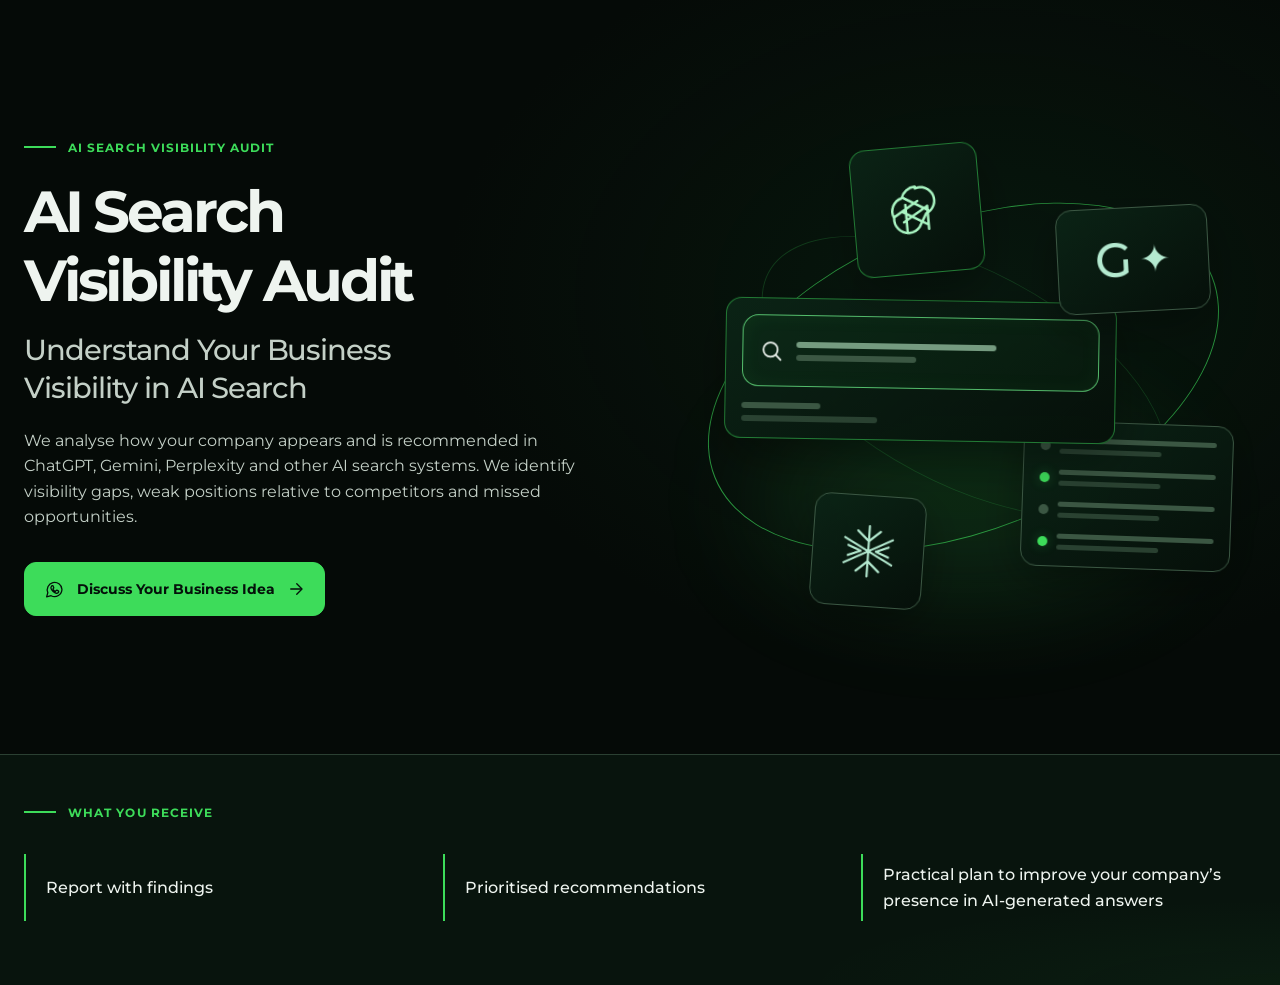
<file: services/ai-search-visibility-audit/index.html>
<!doctype html>
<html lang="en">
  <head>
    <meta charset="UTF-8" />
    <meta name="viewport" content="width=device-width, initial-scale=1.0" />

    <title>AI Search Visibility Audit | AngleTheory</title>
    <meta
      name="description"
      content="Understand your business visibility in ChatGPT, Gemini, Perplexity and other AI search systems. Identify visibility gaps and opportunities."
    />
    <meta name="robots" content="index, follow" />
    <link
      rel="canonical"
      href="https://angletheory.studio/services/ai-search-visibility-audit/"
    />

    <meta property="og:type" content="website" />
    <meta
      property="og:title"
      content="AI Search Visibility Audit | AngleTheory"
    />
    <meta
      property="og:description"
      content="Understand your business visibility in AI search. Receive findings, prioritised recommendations and a practical improvement plan."
    />
    <meta
      property="og:url"
      content="https://angletheory.studio/services/ai-search-visibility-audit/"
    />
    <link rel="preconnect" href="https://fonts.googleapis.com" />
    <link rel="preconnect" href="https://fonts.gstatic.com" crossorigin />
    <link
      href="https://fonts.googleapis.com/css2?family=Montserrat:wght@400;500;600;700;800&display=swap"
      rel="stylesheet"
    />

    <link rel="stylesheet" href="/styles/global.css" />
    <link rel="stylesheet" href="/styles/components.css" />
    <link
      rel="stylesheet"
      href="/styles/pages/ai-search-visibility-audit.css"
    />
  </head>

  <body>
    <main class="ai-audit">
      <section class="ai-audit__hero" aria-labelledby="ai-audit-title">
        <div class="ai-audit__container ai-audit__hero-grid">
          <div class="ai-audit__content">
            <p class="ai-audit__eyebrow">
              <span aria-hidden="true"></span>
              AI Search Visibility Audit
            </p>

            <h1 id="ai-audit-title" class="ai-audit__title">
              AI Search Visibility Audit
            </h1>

            <h2 class="ai-audit__subtitle">
              Understand Your Business Visibility in AI Search
            </h2>

            <div class="ai-audit__description">
              <p>
                We analyse how your company appears and is recommended in
                ChatGPT, Gemini, Perplexity and other AI search systems. We
                identify visibility gaps, weak positions relative to competitors
                and missed opportunities.
              </p>
            </div>
            <a
              class="contact-button ai-audit__cta"
              href="https://wa.me/66984407304?text=Hello%21%20I%20would%20like%20to%20discuss%20AI%20Search%20Visibility%20Audit%20for%20my%20business"
              target="_blank"
              rel="noopener noreferrer"
              aria-label="Discuss Your Business Idea on WhatsApp"
            >
              <svg
                class="contact-button__icon"
                viewBox="0 0 24 24"
                aria-hidden="true"
              >
                <path
                  d="M20.5 11.7a8.4 8.4 0 0 1-12.4 7.4L3 20.5l1.4-4.9A8.4 8.4 0 1 1 20.5 11.7Z"
                />
                <path
                  d="M8.5 8.2c.3-.6.6-.6 1-.6h.4c.2 0 .4.1.5.5l.7 1.7c.1.3.1.5-.1.7l-.6.7c-.2.2-.2.4 0 .7.5.9 1.2 1.6 2.1 2.1.3.2.5.2.7-.1l.8-.9c.2-.2.4-.3.7-.2l1.7.8c.3.1.4.3.4.5 0 .4-.2 1.3-.7 1.7-.5.5-1.2.7-2 .5-1-.2-2.3-.8-3.7-2-1.1-1-2-2.3-2.3-3.3-.4-1.1-.1-1.9.4-2.3Z"
                />
              </svg>

              <span>Discuss Your Business Idea</span>

              <svg
                class="contact-button__arrow"
                viewBox="0 0 24 24"
                aria-hidden="true"
              >
                <path d="M5 12h14" />
                <path d="m13 5 7 7-7 7" />
              </svg>
            </a>
          </div>

          <div class="ai-audit__visual" aria-hidden="true">
            <div class="ai-audit__orbit ai-audit__orbit--outer"></div>
            <div class="ai-audit__orbit ai-audit__orbit--inner"></div>

            <div class="ai-audit__ai-card ai-audit__ai-card--chatgpt">
              <svg viewBox="0 0 48 48">
                <path
                  d="M24 8a10 10 0 0 0-9.6 7.2A9.5 9.5 0 0 0 8 28.5a9.8 9.8 0 0 0 9.5 11.1 9.7 9.7 0 0 0 7.8-3.8l5.1-8.7a9.5 9.5 0 0 0-6.4-17.9Z"
                />
                <path
                  d="m15 15 17 10M8 28l17-10m-8.5 21.5V20m15 15-17-10m17-3-17 10m17-10v16"
                />
              </svg>
            </div>

            <div class="ai-audit__search-panel">
              <div class="ai-audit__search-field">
                <svg viewBox="0 0 24 24">
                  <circle cx="10.8" cy="10.8" r="6.8" />
                  <path d="m16 16 4.5 4.5" />
                </svg>

                <div class="ai-audit__search-lines">
                  <span></span>
                  <span></span>
                </div>
              </div>

              <div class="ai-audit__panel-lines">
                <span></span>
                <span></span>
              </div>
            </div>

            <div class="ai-audit__ai-card ai-audit__ai-card--gemini">
              <span class="ai-audit__gemini-letter">G</span>
              <span class="ai-audit__sparkle">✦</span>
            </div>

            <div class="ai-audit__results-panel">
              <div class="ai-audit__result"><span></span><i></i><i></i></div>
              <div class="ai-audit__result"><span></span><i></i><i></i></div>
              <div class="ai-audit__result"><span></span><i></i><i></i></div>
              <div class="ai-audit__result"><span></span><i></i><i></i></div>
            </div>

            <div class="ai-audit__ai-card ai-audit__ai-card--perplexity">
              <svg viewBox="0 0 48 48">
                <path d="M24 4v40M5 14l38 20M5 34l38-20" />
                <path
                  d="m15 8 9 8 9-8M15 40l9-8 9 8M8 20l10 4-10 4M40 20l-10 4 10 4"
                />
              </svg>
            </div>

            <span class="ai-audit__glow"></span>
          </div>
        </div>
      </section>

      <section
        class="ai-audit__deliverables"
        aria-labelledby="ai-audit-deliverables-title"
      >
        <div class="ai-audit__container">
          <p class="ai-audit__eyebrow" id="ai-audit-deliverables-title">
            <span aria-hidden="true"></span>
            What You Receive
          </p>

          <div class="ai-audit__deliverables-list">
            <article class="ai-audit__deliverable">
              <h3>Report with findings</h3>
            </article>

            <article class="ai-audit__deliverable">
              <h3>Prioritised recommendations</h3>
            </article>

            <article class="ai-audit__deliverable">
              <h3>
                Practical plan to improve your company’s presence in
                AI-generated answers
              </h3>
            </article>
          </div>
        </div>
      </section>
    </main>
  </body>
</html>
</file>
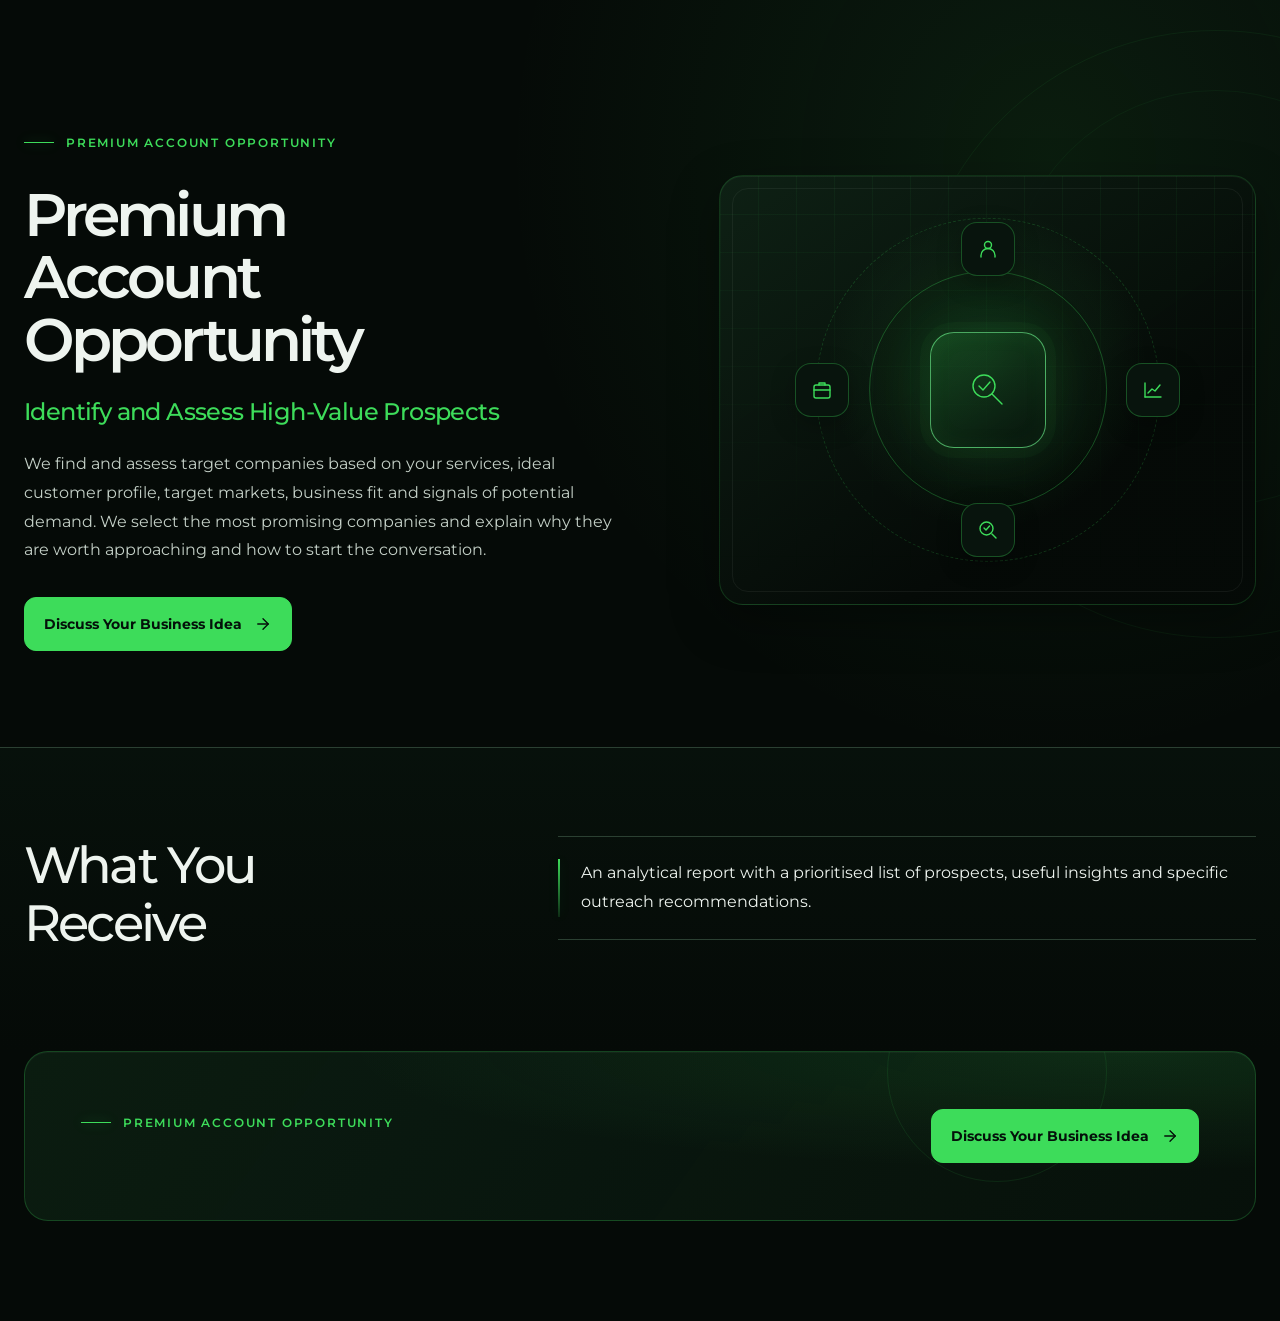
<file: services/premium-account-opportunity/index.html>
<!doctype html>
<html lang="en">
  <head>
    <meta charset="UTF-8" />
    <meta name="viewport" content="width=device-width, initial-scale=1" />

    <title>Premium Account Opportunity | Angle Theory Studio</title>

    <meta
      name="description"
      content="Identify and assess high-value prospects based on your services, ideal customer profile, target markets, business fit and signals of potential demand."
    />

    <meta name="robots" content="index, follow, max-image-preview:large" />

    <link
      rel="canonical"
      href="https://angletheory.studio/services/premium-account-opportunity/"
    />

    <!-- Open Graph -->
    <meta property="og:type" content="website" />
    <meta
      property="og:title"
      content="Premium Account Opportunity | Angle Theory Studio"
    />
    <meta
      property="og:description"
      content="We find and assess target companies based on your services, ideal customer profile, target markets, business fit and signals of potential demand."
    />
    <meta
      property="og:url"
      content="https://angletheory.studio/services/premium-account-opportunity/"
    />
    <meta property="og:site_name" content="Angle Theory Studio" />
    <meta property="og:locale" content="en_US" />

    <!-- Fonts -->
    <link rel="preconnect" href="https://fonts.googleapis.com" />
    <link rel="preconnect" href="https://fonts.gstatic.com" crossorigin />
    <link
      href="https://fonts.googleapis.com/css2?family=Montserrat:wght@400;500;600;700;800&display=swap"
      rel="stylesheet"
    />

    <!-- Styles -->
    <link rel="stylesheet" href="/styles/global.css" />
    <link rel="stylesheet" href="/styles/components.css" />
    <link
      rel="stylesheet"
      href="/styles/pages/premium-account-opportunity.css"
    />
  </head>

  <body>
    <main class="premium-account">
      <!-- Hero -->
      <section
        class="premium-account__hero"
        aria-labelledby="premium-account-title"
      >
        <div class="premium-account__container">
          <div class="premium-account__hero-grid">
            <div class="premium-account__hero-content">
              <p class="premium-account__eyebrow">
                Premium Account Opportunity
              </p>

              <h1 class="premium-account__title" id="premium-account-title">
                Premium Account Opportunity
              </h1>

              <p class="premium-account__subtitle">
                Identify and Assess High-Value Prospects
              </p>

              <p class="premium-account__description">
                We find and assess target companies based on your services,
                ideal customer profile, target markets, business fit and signals
                of potential demand. We select the most promising companies and
                explain why they are worth approaching and how to start the
                conversation.
              </p>

              <a
                class="contact-button"
                href="https://wa.me/66984407304?text=Hello%21%20I%20would%20like%20to%20discuss%20Premium%20Account%20Opportunity%20for%20my%20business"
                target="_blank"
                rel="noopener noreferrer"
                aria-label="Discuss Your Business Idea"
              >
                <span>Discuss Your Business Idea</span>

                <svg
                  class="contact-button__arrow"
                  viewBox="0 0 24 24"
                  fill="none"
                  aria-hidden="true"
                >
                  <path d="M5 12h14" />
                  <path d="m12 5 7 7-7 7" />
                </svg>
              </a>
            </div>

            <!-- Decorative prospect-analysis visual -->
            <div class="premium-account__visual" aria-hidden="true">
              <div class="premium-account__visual-inner">
                <div
                  class="premium-account__orbit premium-account__orbit--outer"
                ></div>

                <div
                  class="premium-account__orbit premium-account__orbit--inner"
                ></div>

                <div class="premium-account__node premium-account__node--top">
                  <svg viewBox="0 0 24 24">
                    <circle cx="12" cy="8" r="3.5" />
                    <path d="M5 20v-1.5a7 7 0 0 1 14 0V20" />
                  </svg>
                </div>

                <div class="premium-account__node premium-account__node--right">
                  <svg viewBox="0 0 24 24">
                    <path d="M4 19V5" />
                    <path d="M4 19h16" />
                    <path d="m7 15 4-4 3 2 5-6" />
                  </svg>
                </div>

                <div
                  class="premium-account__node premium-account__node--bottom"
                >
                  <svg viewBox="0 0 24 24">
                    <circle cx="10.5" cy="10.5" r="6.5" />
                    <path d="m16 16 4 4" />
                    <path d="m8 10 2 2 3.5-4" />
                  </svg>
                </div>

                <div class="premium-account__node premium-account__node--left">
                  <svg viewBox="0 0 24 24">
                    <rect x="4" y="7" width="16" height="13" rx="2" />
                    <path d="M9 7V5h6v2" />
                    <path d="M4 12h16" />
                  </svg>
                </div>

                <div class="premium-account__visual-core">
                  <svg viewBox="0 0 48 48">
                    <circle cx="20" cy="20" r="11" />
                    <path d="m28 28 10 10" />
                    <path d="m15 20 4 4 7-8" />
                  </svg>
                </div>
              </div>
            </div>
          </div>
        </div>
      </section>

      <!-- Deliverables -->
      <section
        class="premium-account__deliverables"
        aria-labelledby="premium-account-deliverables-title"
      >
        <div class="premium-account__container">
          <div class="premium-account__deliverables-layout">
            <div class="premium-account__deliverables-heading">
              <h2
                class="premium-account__deliverables-title"
                id="premium-account-deliverables-title"
              >
                What You Receive
              </h2>
            </div>

            <div class="premium-account__deliverables-content">
              <div class="premium-account__deliverables-list">
                <article class="premium-account__deliverable">
                  <span
                    class="premium-account__deliverable-line"
                    aria-hidden="true"
                  ></span>

                  <p class="premium-account__deliverable-text">
                    An analytical report with a prioritised list of prospects,
                    useful insights and specific outreach recommendations.
                  </p>
                </article>
              </div>
            </div>
          </div>
        </div>
      </section>

      <!-- Final CTA -->
      <section
        class="premium-account__cta"
        aria-label="Discuss Your Business Idea"
      >
        <div class="premium-account__container">
          <div class="premium-account__cta-inner">
            <div class="premium-account__cta-copy">
              <p class="premium-account__eyebrow">
                Premium Account Opportunity
              </p>
            </div>

            <a
              class="contact-button"
              href="https://wa.me/66984407304?text=Hello%21%20I%20would%20like%20to%20discuss%20Premium%20Account%20Opportunity%20for%20my%20business"
              target="_blank"
              rel="noopener noreferrer"
              aria-label="Discuss Your Business Idea"
            >
              <span>Discuss Your Business Idea</span>

              <svg
                class="contact-button__arrow"
                viewBox="0 0 24 24"
                fill="none"
                aria-hidden="true"
              >
                <path d="M5 12h14" />
                <path d="m12 5 7 7-7 7" />
              </svg>
            </a>
          </div>
        </div>
      </section>
    </main>
  </body>
</html>
</file>
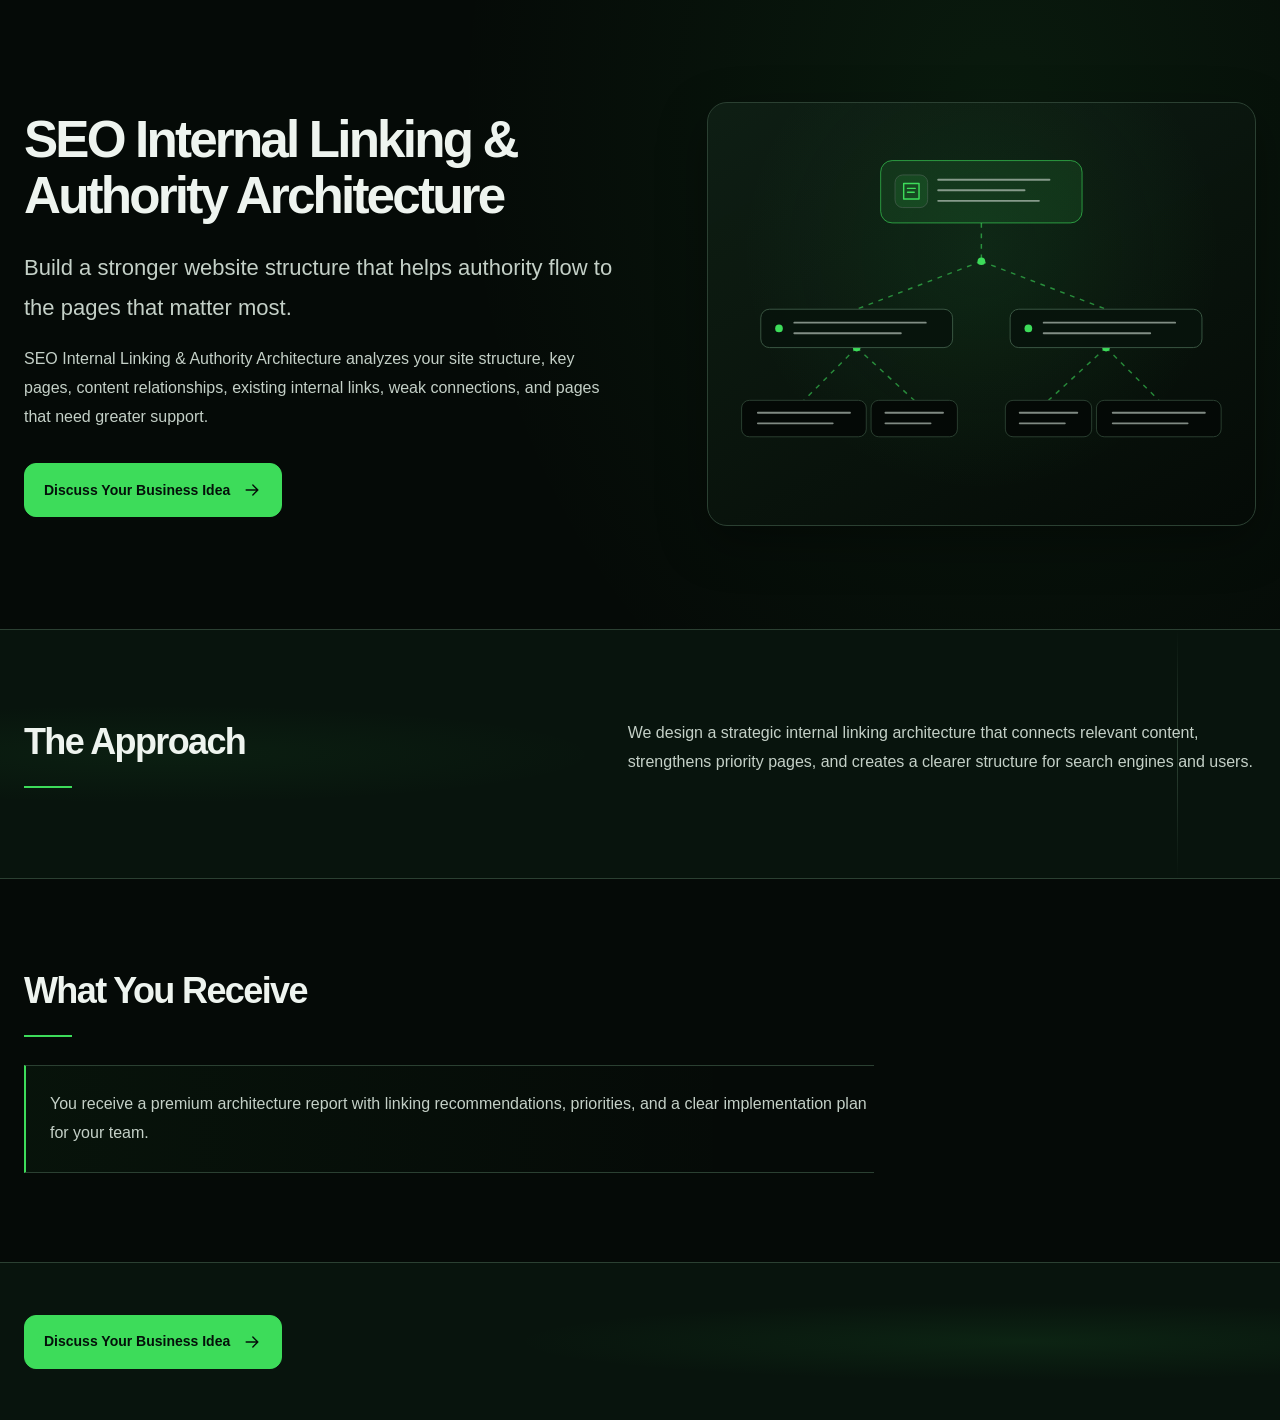
<file: services/seo-internal-linking-authority/index.html>
<!doctype html>
<html lang="en">
  <head>
    <meta charset="UTF-8" />
    <meta name="viewport" content="width=device-width, initial-scale=1" />

    <title>
      SEO Internal Linking &amp; Authority Architecture | Angle Theory Studio
    </title>

    <meta
      name="description"
      content="Build a stronger website structure that helps authority flow to the pages that matter most. SEO Internal Linking & Authority Architecture analyzes your site structure, key pages, content relationships, existing internal links, weak connections, and pages that need greater support."
    />

    <meta name="robots" content="index, follow" />

    <link
      rel="canonical"
      href="https://angletheorystudio.com/services/seo-internal-linking-authority/"
    />

    <meta property="og:type" content="website" />
    <meta
      property="og:title"
      content="SEO Internal Linking &amp; Authority Architecture | Angle Theory Studio"
    />
    <meta
      property="og:description"
      content="Build a stronger website structure that helps authority flow to the pages that matter most."
    />
    <meta
      property="og:url"
      content="https://angletheorystudio.com/services/seo-internal-linking-authority/"
    />
    <meta property="og:site_name" content="Angle Theory Studio" />

    <link rel="stylesheet" href="/styles/global.css" />
    <link rel="stylesheet" href="/styles/components.css" />
    <link
      rel="stylesheet"
      href="/styles/pages/seo-internal-linking-authority.css"
    />
  </head>

  <body>
    <main class="internal-linking">
      <!-- Hero -->
      <section
        class="internal-linking__hero"
        aria-labelledby="internal-linking-title"
      >
        <div class="internal-linking__container">
          <div class="internal-linking__hero-grid">
            <div class="internal-linking__hero-copy">
              <h1 id="internal-linking-title">
                SEO Internal Linking &amp; Authority Architecture
              </h1>

              <p class="internal-linking__lead">
                Build a stronger website structure that helps authority flow to
                the pages that matter most.
              </p>

              <p class="internal-linking__description">
                SEO Internal Linking &amp; Authority Architecture analyzes your
                site structure, key pages, content relationships, existing
                internal links, weak connections, and pages that need greater
                support.
              </p>

              <a
                class="contact-button"
                href="https://wa.me/66984407304?text=Hello%21%20I%20would%20like%20to%20discuss%20SEO%20Internal%20Linking%20%26%20Authority%20Architecture%20for%20my%20business"
                target="_blank"
                rel="noopener noreferrer"
              >
                <span>Discuss Your Business Idea</span>

                <svg
                  class="contact-button__arrow"
                  viewBox="0 0 24 24"
                  aria-hidden="true"
                >
                  <path d="M5 12h14M13 6l6 6-6 6" />
                </svg>
              </a>
            </div>

            <!-- Decorative architecture diagram -->
            <div class="internal-linking__visual" aria-hidden="true">
              <svg
                class="internal-linking__diagram"
                viewBox="0 0 520 390"
                fill="none"
              >
                <path
                  class="internal-linking__connection"
                  d="M260 100V140M260 140L130 190M260 140L390 190M130 230L75 285M130 230L190 285M390 230L330 285M390 230L445 285"
                />

                <circle
                  class="internal-linking__connection-point"
                  cx="260"
                  cy="140"
                  r="4"
                />
                <circle
                  class="internal-linking__connection-point"
                  cx="130"
                  cy="230"
                  r="4"
                />
                <circle
                  class="internal-linking__connection-point"
                  cx="390"
                  cy="230"
                  r="4"
                />

                <rect
                  class="internal-linking__main-node"
                  x="155"
                  y="35"
                  width="210"
                  height="65"
                  rx="12"
                />

                <rect
                  class="internal-linking__node-icon-bg"
                  x="170"
                  y="50"
                  width="34"
                  height="34"
                  rx="8"
                />

                <path
                  class="internal-linking__node-icon"
                  d="M179 59H195V75H179ZM183 64H191M183 68H190"
                />

                <path
                  class="internal-linking__node-lines"
                  d="M215 55H331M215 66H305M215 77H320"
                />

                <rect
                  class="internal-linking__node"
                  x="30"
                  y="190"
                  width="200"
                  height="40"
                  rx="9"
                />
                <circle
                  class="internal-linking__node-dot"
                  cx="49"
                  cy="210"
                  r="4"
                />
                <path
                  class="internal-linking__node-lines"
                  d="M65 204H202M65 215H176"
                />

                <rect
                  class="internal-linking__node"
                  x="290"
                  y="190"
                  width="200"
                  height="40"
                  rx="9"
                />
                <circle
                  class="internal-linking__node-dot"
                  cx="309"
                  cy="210"
                  r="4"
                />
                <path
                  class="internal-linking__node-lines"
                  d="M325 204H462M325 215H436"
                />

                <rect
                  class="internal-linking__small-node"
                  x="10"
                  y="285"
                  width="130"
                  height="38"
                  rx="8"
                />
                <path
                  class="internal-linking__node-lines"
                  d="M27 298H123M27 309H105"
                />

                <rect
                  class="internal-linking__small-node"
                  x="145"
                  y="285"
                  width="90"
                  height="38"
                  rx="8"
                />
                <path
                  class="internal-linking__node-lines"
                  d="M160 298H220M160 309H207"
                />

                <rect
                  class="internal-linking__small-node"
                  x="285"
                  y="285"
                  width="90"
                  height="38"
                  rx="8"
                />
                <path
                  class="internal-linking__node-lines"
                  d="M300 298H360M300 309H347"
                />

                <rect
                  class="internal-linking__small-node"
                  x="380"
                  y="285"
                  width="130"
                  height="38"
                  rx="8"
                />
                <path
                  class="internal-linking__node-lines"
                  d="M397 298H493M397 309H475"
                />
              </svg>
            </div>
          </div>
        </div>
      </section>

      <!-- Approach -->
      <section
        class="internal-linking__approach"
        aria-labelledby="internal-linking-approach-title"
      >
        <div
          class="internal-linking__container internal-linking__approach-grid"
        >
          <div class="internal-linking__section-intro">
            <h2 id="internal-linking-approach-title">The Approach</h2>
          </div>

          <div class="internal-linking__approach-copy">
            <p>
              We design a strategic internal linking architecture that connects
              relevant content, strengthens priority pages, and creates a
              clearer structure for search engines and users.
            </p>
          </div>
        </div>
      </section>

      <!-- What You Receive -->
      <section
        class="internal-linking__deliverables"
        aria-labelledby="internal-linking-deliverables-title"
      >
        <div class="internal-linking__container">
          <div class="internal-linking__deliverables-heading">
            <h2 id="internal-linking-deliverables-title">What You Receive</h2>
          </div>

          <div class="internal-linking__report">
            <p>
              You receive a premium architecture report with linking
              recommendations, priorities, and a clear implementation plan for
              your team.
            </p>
          </div>
        </div>
      </section>

      <!-- Final CTA -->
      <section class="internal-linking__cta">
        <div class="internal-linking__container internal-linking__cta-inner">
          <a
            class="contact-button"
            href="https://wa.me/66984407304?text=Hello%21%20I%20would%20like%20to%20discuss%20SEO%20Internal%20Linking%20%26%20Authority%20Architecture%20for%20my%20business"
            target="_blank"
            rel="noopener noreferrer"
          >
            <span>Discuss Your Business Idea</span>

            <svg
              class="contact-button__arrow"
              viewBox="0 0 24 24"
              aria-hidden="true"
            >
              <path d="M5 12h14M13 6l6 6-6 6" />
            </svg>
          </a>
        </div>
      </section>
    </main>
  </body>
</html>
</file>
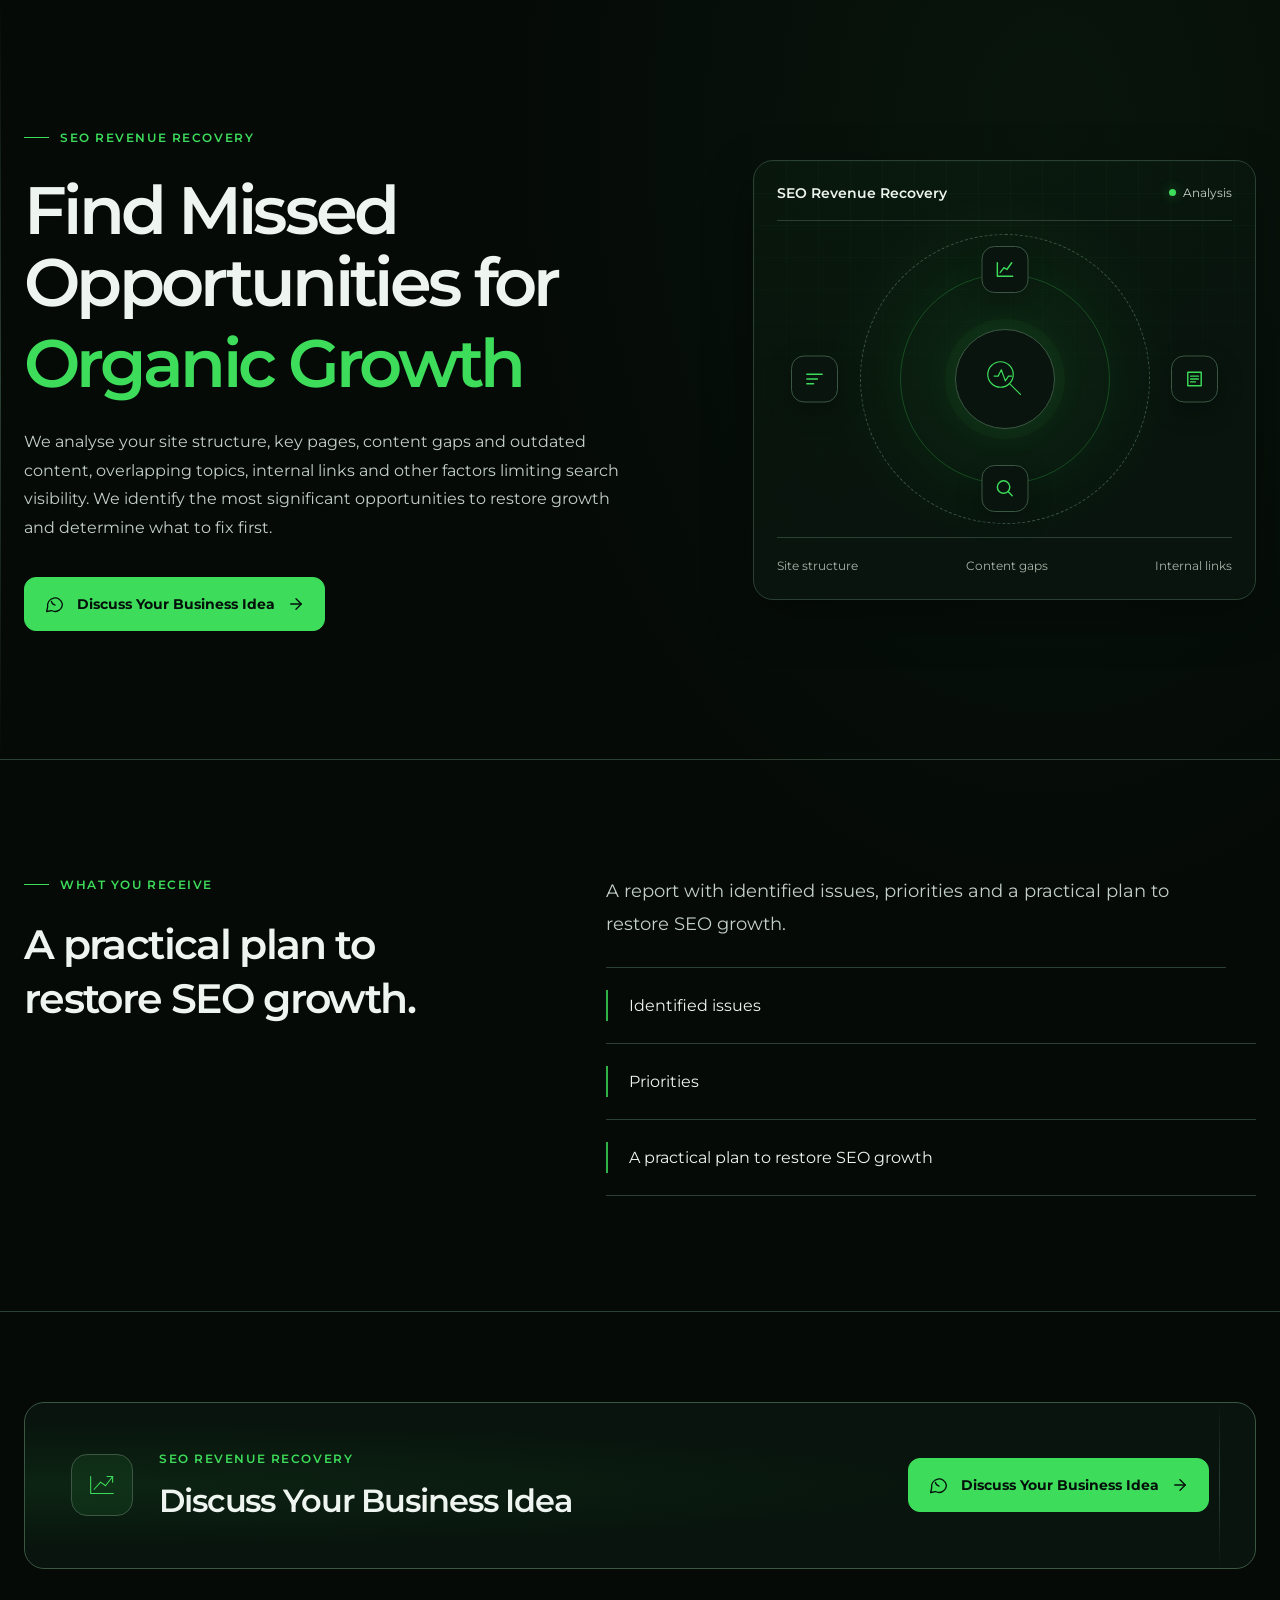
<file: services/seo-revenue-recovery/index.html>
<!doctype html>
<html lang="en">
  <head>
    <meta charset="UTF-8" />
    <meta name="viewport" content="width=device-width, initial-scale=1.0" />

    <title>SEO Revenue Recovery | Find Missed Organic Growth</title>

    <meta
      name="description"
      content="Find missed opportunities for organic growth. Analyse site structure, key pages, content gaps, outdated content, overlapping topics and internal links."
    />

    <meta name="robots" content="index, follow" />

    <link
      rel="canonical"
      href="https://YOUR-DOMAIN.com/services/seo-revenue-recovery/"
    />

    <meta property="og:type" content="website" />
    <meta
      property="og:title"
      content="SEO Revenue Recovery | Find Missed Organic Growth"
    />
    <meta
      property="og:description"
      content="Find missed opportunities for organic growth and determine what to fix first."
    />
    <meta
      property="og:url"
      content="https://YOUR-DOMAIN.com/services/seo-revenue-recovery/"
    />

    <link rel="preconnect" href="https://fonts.googleapis.com" />
    <link rel="preconnect" href="https://fonts.gstatic.com" crossorigin />
    <link
      href="https://fonts.googleapis.com/css2?family=Montserrat:wght@400;500;600;700;800&display=swap"
      rel="stylesheet"
    />

    <link rel="stylesheet" href="/styles/global.css" />
    <link rel="stylesheet" href="/styles/components.css" />
    <link rel="stylesheet" href="/styles/pages/seo-revenue-recovery.css" />
  </head>

  <body>
    <main class="seo-recovery">
      <!-- Hero -->
      <section class="seo-recovery__hero" aria-labelledby="seo-recovery-title">
        <div class="seo-recovery__container">
          <div class="seo-recovery__hero-grid">
            <div class="seo-recovery__hero-content">
              <p class="seo-recovery__eyebrow">
                <span aria-hidden="true"></span>
                SEO Revenue Recovery
              </p>

              <h1 id="seo-recovery-title">
                Find Missed Opportunities for
                <span>Organic Growth</span>
              </h1>

              <p class="seo-recovery__intro">
                We analyse your site structure, key pages, content gaps and
                outdated content, overlapping topics, internal links and other
                factors limiting search visibility. We identify the most
                significant opportunities to restore growth and determine what
                to fix first.
              </p>

              <a
                class="contact-button"
                href="https://wa.me/66984407304?text=Hello%21%20I%20would%20like%20to%20discuss%20SEO%20Revenue%20Recovery%20for%20my%20business"
                target="_blank"
                rel="noopener noreferrer"
                aria-label="Discuss Your Business Idea on WhatsApp"
              >
                <svg
                  class="contact-button__icon"
                  viewBox="0 0 24 24"
                  aria-hidden="true"
                >
                  <path
                    d="M21 11.5a8.4 8.4 0 0 1-12.4 7.4L3 20l1.2-5.3A8.4 8.4 0 1 1 21 11.5Z"
                  />
                  <path d="M8.5 8.5c.4 2.1 2 3.7 4.1 4.2" />
                </svg>

                <span>Discuss Your Business Idea</span>

                <svg
                  class="contact-button__arrow"
                  viewBox="0 0 24 24"
                  aria-hidden="true"
                >
                  <path d="M5 12h14" />
                  <path d="m12 5 7 7-7 7" />
                </svg>
              </a>
            </div>

            <!-- Distinct SEO visual -->
            <div class="seo-recovery__visual" aria-hidden="true">
              <div class="seo-recovery__visual-header">
                <span class="seo-recovery__visual-label">
                  SEO Revenue Recovery
                </span>
                <span class="seo-recovery__visual-status">
                  <span></span>
                  Analysis
                </span>
              </div>

              <div class="seo-recovery__visual-main">
                <div
                  class="seo-recovery__orbit seo-recovery__orbit--outer"
                ></div>
                <div
                  class="seo-recovery__orbit seo-recovery__orbit--inner"
                ></div>

                <div class="seo-recovery__visual-core">
                  <svg viewBox="0 0 64 64">
                    <circle cx="27" cy="27" r="16" />
                    <path d="m39 39 13 13" />
                    <path d="M19 29h5l4-8 5 14 4-6h4" />
                  </svg>
                </div>

                <span class="seo-recovery__node seo-recovery__node--top">
                  <svg viewBox="0 0 24 24">
                    <path d="M4 19V5m0 14h16" />
                    <path d="m7 15 4-5 3 2 5-7" />
                  </svg>
                </span>

                <span class="seo-recovery__node seo-recovery__node--right">
                  <svg viewBox="0 0 24 24">
                    <path d="M5 5h14v14H5z" />
                    <path d="M8 9h8M8 12h8M8 15h5" />
                  </svg>
                </span>

                <span class="seo-recovery__node seo-recovery__node--bottom">
                  <svg viewBox="0 0 24 24">
                    <circle cx="10.5" cy="10.5" r="6.5" />
                    <path d="m15.5 15.5 4 4" />
                  </svg>
                </span>

                <span class="seo-recovery__node seo-recovery__node--left">
                  <svg viewBox="0 0 24 24">
                    <path d="M4 7h16M4 12h11M4 17h7" />
                  </svg>
                </span>
              </div>

              <div class="seo-recovery__visual-footer">
                <span>Site structure</span>
                <span>Content gaps</span>
                <span>Internal links</span>
              </div>
            </div>
          </div>
        </div>
      </section>

      <!-- Deliverables -->
      <section
        class="seo-recovery__deliverables"
        aria-labelledby="seo-recovery-deliverables-title"
      >
        <div class="seo-recovery__container">
          <div class="seo-recovery__deliverables-layout">
            <div class="seo-recovery__deliverables-heading">
              <p class="seo-recovery__eyebrow">
                <span aria-hidden="true"></span>
                What You Receive
              </p>

              <h2 id="seo-recovery-deliverables-title">
                A practical plan to restore SEO growth.
              </h2>
            </div>

            <div class="seo-recovery__deliverables-content">
              <p class="seo-recovery__deliverables-intro">
                A report with identified issues, priorities and a practical plan
                to restore SEO growth.
              </p>

              <div class="seo-recovery__deliverables-list">
                <div class="seo-recovery__deliverable">
                  <span class="seo-recovery__deliverable-line"></span>
                  <p>Identified issues</p>
                </div>

                <div class="seo-recovery__deliverable">
                  <span class="seo-recovery__deliverable-line"></span>
                  <p>Priorities</p>
                </div>

                <div class="seo-recovery__deliverable">
                  <span class="seo-recovery__deliverable-line"></span>
                  <p>A practical plan to restore SEO growth</p>
                </div>
              </div>
            </div>
          </div>
        </div>
      </section>

      <!-- Final CTA -->
      <section
        class="seo-recovery__cta"
        aria-label="Discuss your business idea"
      >
        <div class="seo-recovery__container">
          <div class="seo-recovery__cta-inner">
            <div class="seo-recovery__cta-mark" aria-hidden="true">
              <svg viewBox="0 0 48 48">
                <path d="M8 36V12m0 24h32" />
                <path d="m13 30 9-10 7 5 10-13" />
                <path d="M31 12h8v8" />
              </svg>
            </div>

            <div class="seo-recovery__cta-copy">
              <p class="seo-recovery__eyebrow">SEO Revenue Recovery</p>

              <h2>Discuss Your Business Idea</h2>
            </div>

            <a
              class="contact-button"
              href="https://wa.me/66984407304?text=Hello%21%20I%20would%20like%20to%20discuss%20SEO%20Revenue%20Recovery%20for%20my%20business"
              target="_blank"
              rel="noopener noreferrer"
            >
              <svg
                class="contact-button__icon"
                viewBox="0 0 24 24"
                aria-hidden="true"
              >
                <path
                  d="M21 11.5a8.4 8.4 0 0 1-12.4 7.4L3 20l1.2-5.3A8.4 8.4 0 1 1 21 11.5Z"
                />
                <path d="M8.5 8.5c.4 2.1 2 3.7 4.1 4.2" />
              </svg>

              <span>Discuss Your Business Idea</span>

              <svg
                class="contact-button__arrow"
                viewBox="0 0 24 24"
                aria-hidden="true"
              >
                <path d="M5 12h14" />
                <path d="m12 5 7 7-7 7" />
              </svg>
            </a>
          </div>
        </div>
      </section>
    </main>
  </body>
</html>
</file>
<file: styles/global.css>
:root {
  --bg: #050a07;
  --bg-2: #08140d;

  /* Text */
  --text: #eef4ef;
  --muted: #c4d0c7;
  --faint: #a7b5aa;

  /* Calm green accent */
  --accent: #3ddc5a;
  --accent-hover: #6cf08a;
  --on-accent: #04110a;

  /* Borders */
  --line: #2b4032;
  --line-strong: #3b5743;
  --accent-soft: rgba(61, 220, 90, 0.08);
  --card-bg: linear-gradient(
    160deg,
    rgba(61, 220, 90, 0.08),
    rgba(8, 20, 13, 0.55) 55%
  );
  --font: "Montserrat", Arial, Helvetica, sans-serif;

  --text-xs: 0.75rem; /* 12px */
  --text-sm: 0.875rem; /* 14px */
  --text-base: 1rem; /* 16px */
  --text-md: 1.125rem; /* 18px */
  --text-lg: 1.25rem; /* 20px */
  --text-xl: 1.5rem; /* 24px */
  --text-2xl: 1.875rem; /* 30px */
  --text-3xl: 2.25rem; /* 36px */
  --text-4xl: 3rem; /* 48px */
  --text-5xl: 3.75rem; /* 60px */

  --font-normal: 400;
  --font-medium: 500;
  --font-semibold: 600;
  --font-bold: 700;
  --font-extrabold: 800;

  --leading-tight: 1.2;
  --leading-heading: 1.3;
  --leading-normal: 1.6;
  --leading-relaxed: 1.8;

  /* ==============================
     SPACING
  ============================== */
  --space-1: 0.25rem; /* 4px */
  --space-2: 0.5rem; /* 8px */
  --space-3: 0.75rem; /* 12px */
  --space-4: 1rem; /* 16px */
  --space-5: 1.25rem; /* 20px */
  --space-6: 1.5rem; /* 24px */
  --space-8: 2rem; /* 32px */
  --space-10: 2.5rem; /* 40px */
  --space-12: 3rem; /* 48px */
  --space-16: 4rem; /* 64px */
  --space-20: 5rem; /* 80px */
  --space-24: 6rem; /* 96px */

  /* ==============================
     LAYOUT
  ============================== */
  --container-width: 77.5rem; /* 1240px */
  --content-width: 71.25rem; /* 1140px */
  --page-gutter: 1.5rem; /* 24px */
  --section-spacing: 5rem; /* 80px */

  /* ==============================
     GRID
  ============================== */
  --grid-gap: 1.25rem; /* 20px */
  --grid-gap-sm: 1rem; /* 16px */
  --grid-gap-lg: 2rem; /* 32px */

  /* ==============================
     BORDERS & RADIUS
  ============================== */
  --border-width: 1px;
  --border-width-strong: 2px;

  --radius-sm: 0.375rem; /* 6px */
  --radius-md: 0.75rem; /* 12px */
  --radius-lg: 1rem; /* 16px */
  --radius-xl: 1.25rem; /* 20px */
  --radius-2xl: 1.5rem; /* 24px */
  --radius-full: 9999px;

  /* ==============================
     TRANSITIONS
  ============================== */
  --transition-fast: 150ms ease;
  --transition-base: 220ms ease;
  --transition-slow: 350ms ease;

  /* ==============================
     SHADOWS
  ============================== */
  --shadow-sm: 0 0.25rem 0.75rem rgba(0, 0, 0, 0.15);
  --shadow-md: 0 0.5rem 1.5rem rgba(0, 0, 0, 0.25);
  --shadow-lg: 0 1rem 3rem rgba(0, 0, 0, 0.35);
  --shadow-glow: 0 0 1.5rem rgba(61, 220, 90, 0.12);
}

*,
*::before,
*::after {
  box-sizing: border-box;
  margin: 0;
  padding: 0;
}

html {
  scroll-behavior: smooth;
}

body {
  background: var(--bg);
  color: var(--text);
  font-family: var(--font);
  min-height: 100vh;
  overflow-x: hidden;
}

img,
svg {
  display: block;
  max-width: 100%;
}

img {
  height: auto;
}

a {
  color: inherit;
  text-decoration: none;
}

button,
input,
textarea,
select {
  font: inherit;
}

button {
  cursor: pointer;
}

ul,
ol {
  list-style-position: inside;
}

@media (prefers-reduced-motion: reduce) {
  html {
    scroll-behavior: auto;
  }

  *,
  *::before,
  *::after {
    animation-duration: 0.01ms !important;
    animation-iteration-count: 1 !important;
    transition-duration: 0.01ms !important;
    scroll-behavior: auto !important;
  }
}

a:focus-visible {
  outline: 2px solid var(--accent);
  outline-offset: 3px;
}
</file>
<file: styles/components.css>
/* ========================================
   PRODUCT CARDS
======================================== */

.products-container {
  width: 100%;
  max-width: var(--container-width);
  margin-inline: auto;
}

.products-grid {
  display: grid;
  grid-template-columns: repeat(2, minmax(0, 1fr));
  align-items: stretch;
  gap: var(--grid-gap);
  margin-top: 56px;
}

.product-card {
  position: relative;
  display: flex;
  flex-direction: column;
  padding: var(--space-8);
  overflow: hidden;
  background: var(--card-bg);
  border: 1px solid var(--line);
  border-radius: 16px;
  transition:
    border-color 220ms ease,
    transform 220ms ease;
}

.product-card::before {
  position: absolute;
  top: 0;
  left: 22px;
  right: 22px;
  height: 1px;
  content: "";
  background: linear-gradient(
    90deg,
    transparent,
    var(--line-strong),
    transparent
  );
}

.product-card:hover {
  border-color: var(--line-strong);
  transform: translateY(-4px);
}

/* Icon */

.product-card__visual {
  display: grid;
  place-items: center;
  flex-shrink: 0;
  width: 54px;
  height: 54px;
  color: var(--accent);
  background: rgba(61, 220, 90, 0.08);
  border: 1px solid var(--line-strong);
  border-radius: 14px;
}

.product-card__visual svg {
  width: 27px;
  height: 27px;
  fill: none;
  stroke: currentColor;
  stroke-width: 1.6;
  stroke-linecap: round;
  stroke-linejoin: round;
}

/* Number */

.product-card__number {
  display: inline-block;
  color: var(--accent);
  font-size: var(--text-xs);
  font-weight: var(--font-semibold);
  letter-spacing: 0.1em;
}

/* Title */

.product-card__title {
  margin-top: 28px;
  font-size: 20px;
  font-weight: 600;
  letter-spacing: -0.01em;
  text-transform: uppercase;
  line-height: 1.25;
  text-wrap: balance;
}

/* Tagline */

.product-card__tagline {
  margin-top: 14px;
  color: var(--muted);
  font-size: var(--text-base);
  line-height: var(--leading-normal);
}

/* Footer */

.product-card__footer {
  display: flex;
  align-items: center;
  margin-top: auto;
  padding-top: var(--space-8);
}

.product-card__link {
  display: inline-flex;
  align-items: center;
  gap: 9px;
  color: var(--accent);
  font-size: var(--text-sm);
  font-weight: var(--font-semibold);
  transition: color 180ms ease;
}

.product-card__link svg {
  width: 16px;
  height: 16px;
  fill: none;
  stroke: currentColor;
  stroke-width: 1.8;
  stroke-linecap: round;
  stroke-linejoin: round;
  transition: transform 180ms ease;
}

.product-card__link:hover {
  color: var(--accent-hover);
}

.product-card__link:hover svg {
  transform: translateX(4px);
}

.product-card__link:focus-visible {
  outline: 2px solid var(--accent);
  outline-offset: 5px;
  border-radius: 2px;
}

/* Tablet: two columns */

@media (max-width: 64rem) {
  .products-grid {
    grid-template-columns: repeat(2, minmax(0, 1fr));
    gap: 18px;
  }

  .product-card {
    padding: 24px;
  }

  .product-card__title {
    font-size: var(--text-base);
  }
}

/* Mobile: one column */

@media (max-width: 48rem) {
  .products-grid {
    grid-template-columns: minmax(0, 1fr);
  }

  .product-card {
    padding: 24px;
  }

  .product-card__visual {
    margin-bottom: 22px;
  }

  .product-card__footer {
    padding-top: 26px;
  }
}

@media (max-width: 24.375rem) {
  .product-card__title {
    font-size: var(--text-sm);
  }
}

/* ========================================
   REUSABLE CONTACT BUTTON
======================================== */
.contact-button {
  position: relative;
  display: inline-flex;
  align-items: center;
  justify-content: center;
  gap: 12px;
  min-width: 44px;
  min-height: 54px;
  max-width: 100%;
  margin-top: 30px;
  padding: 14px 19px;
  overflow: hidden;
  border: 1px solid var(--accent);
  border-radius: var(--radius-md);
  background: var(--accent);
  color: var(--on-accent);
  font-family: var(--font);
  font-size: var(--text-sm);
  font-weight: var(--font-bold);
  line-height: var(--leading-normal);
  text-align: center;
  text-decoration: none;
  white-space: normal;
  overflow-wrap: break-word;
  cursor: pointer;
  touch-action: manipulation;
  isolation: isolate;
  transition:
    transform var(--transition-base),
    background var(--transition-base),
    border-color var(--transition-base),
    box-shadow var(--transition-base);
}

.contact-button::before {
  position: absolute;
  z-index: -1;
  top: -40%;
  left: -70%;
  width: 45%;
  height: 180%;
  content: "";
  background: linear-gradient(
    90deg,
    transparent,
    rgba(255, 255, 255, 0.28),
    transparent
  );
  transform: skewX(-20deg);
  transition: left 550ms ease;
}

.contact-button:hover {
  transform: translateY(-3px);
  border-color: var(--accent-hover);
  background: var(--accent-hover);
  color: var(--on-accent);
  box-shadow: var(--shadow-glow);
}

.contact-button:hover::before {
  left: 130%;
}

.contact-button:active {
  transform: translateY(-1px) scale(0.99);
}

.contact-button:focus-visible {
  outline: 3px solid var(--accent-hover);
  outline-offset: 4px;
}

.contact-button__icon {
  width: 21px;
  height: 21px;
  flex: 0 0 auto;
  fill: none;
  stroke: currentColor;
  stroke-width: 1.5;
  stroke-linecap: round;
  stroke-linejoin: round;
  transition: transform var(--transition-base);
}

.contact-button__arrow {
  width: 18px;
  height: 18px;
  flex: 0 0 auto;
  fill: none;
  stroke: currentColor;
  stroke-width: 1.8;
  stroke-linecap: round;
  stroke-linejoin: round;
  transition: transform var(--transition-base);
}

.contact-button:hover .contact-button__icon {
  transform: rotate(-8deg) scale(1.08);
}

.contact-button:hover .contact-button__arrow {
  transform: translateX(4px);
}

.contact-button:focus-visible {
  outline: 3px solid var(--accent-hover);
  outline-offset: 4px;
}

@media (max-width: 42.5rem) {
  .contact-button {
    width: 100%;
    min-height: 52px;
    padding: 0.875rem 1rem;
  }
}

@media (max-width: 24.375rem) {
  .contact-button__arrow,
  .contact-button__icon {
    display: none;
  }
}

@media (prefers-reduced-motion: reduce) {
  .contact-button {
    transition: none;
    scroll-behavior: auto;
  }

  .contact-button:hover {
    transform: none;
  }
}
</file>
<file: styles/main.css>
/* ==============================
   ADDITIONAL SERVICES
============================== */

.additional-services {
  position: relative;
  overflow: hidden;
  background: linear-gradient(180deg, var(--bg-2), var(--bg));
}

.additional-services__intro {
  max-width: 42rem;
  margin-top: var(--space-4);
  margin-bottom: var(--space-10);
  color: var(--muted);
  font-size: var(--text-base);
  line-height: var(--leading-relaxed);
}

.additional-services__grid {
  display: grid;
  grid-template-columns: repeat(2, minmax(0, 1fr));
  align-items: stretch;
  gap: var(--grid-gap);
  margin-top: var(--space-12);
}

.service-tile {
  position: relative;
  display: flex;
  flex-direction: column;
  min-width: 0;
  padding: var(--space-6);
  overflow: hidden;
  color: var(--text);
  text-decoration: none;
  background: var(--card-bg);
  border: var(--border-width) solid var(--line);
  border-radius: var(--radius-lg);

  transition:
    transform var(--transition-base),
    border-color var(--transition-base),
    box-shadow var(--transition-base);
}

.service-tile::before {
  position: absolute;
  top: 0;
  right: var(--space-6);
  left: var(--space-6);
  height: 1px;
  content: "";
  background: linear-gradient(
    90deg,
    transparent,
    var(--line-strong),
    transparent
  );
}

.service-tile:hover {
  transform: translateY(-0.25rem);
  border-color: var(--line-strong);
  box-shadow: var(--shadow-glow);
}

.service-tile:focus-visible {
  outline: 2px solid var(--accent);
  outline-offset: 0.25rem;
}

.service-tile__number {
  display: block;
  margin-bottom: var(--space-5);
  color: var(--accent);
  font-family: var(--font);
  font-size: var(--text-xs);
  font-weight: var(--font-semibold);
  letter-spacing: 0.1rem;
}

.service-tile__title {
  margin: 0 0 var(--space-3);
  color: var(--text);
  font-family: var(--font);
  font-size: var(--text-lg);
  font-weight: var(--font-bold);
  line-height: var(--leading-heading);
  letter-spacing: 0;

  /* Preserve the complete title, including long names. */
  overflow-wrap: anywhere;
  hyphens: auto;
}

.service-tile__description {
  margin: 0;
  color: var(--muted);
  font-family: var(--font-body);
  font-size: var(--text-sm);
  line-height: var(--leading-relaxed);
  overflow-wrap: anywhere;
}

.service-tile__action {
  display: inline-flex;
  align-items: center;
  gap: var(--space-2);
  width: fit-content;
  margin-top: auto;
  padding-top: var(--space-6);
  color: var(--accent);
  font-size: var(--text-sm);
  font-weight: var(--font-semibold);
  line-height: var(--leading-normal);
}

.service-tile:hover .service-tile__action svg {
  transform: translateX(var(--space-1));
}

.service-tile:hover .service-tile__action {
  color: var(--accent-hover);
}

/* Tablet: two columns */
@media (max-width: 76.5rem) {
  .additional-services__grid {
    grid-template-columns: minmax(0, 1fr);
  }

  .service-tile__title {
    font-size: var(--text-lg);
  }
}

/* Mobile: one column */
@media (max-width: 37.5rem) {
  .additional-services__intro {
    margin-bottom: var(--space-6);
  }

  .service-tile {
    padding: var(--space-5);
  }

  .service-tile__title {
    font-size: var(--text-sm);
  }
}

@media (prefers-reduced-motion: reduce) {
  .service-tile {
    transition: none;
  }

  .service-tile:hover {
    transform: none;
  }
}
</file>
<file: styles/pages/ai-agent-master.css>
/* AI Agent 1.0 Master product page */

.ai-agent-master {
  color: var(--text);
  background:
    radial-gradient(ellipse at 85% 10%, var(--accent-soft), transparent 42%),
    linear-gradient(160deg, var(--bg), var(--bg-2));
  font-family: var(--font);
}

.ai-agent-master__hero {
  position: relative;
  isolation: isolate;
  overflow: hidden;
  padding: clamp(80px, 10vw, 144px) 24px;
}

.ai-agent-master__container {
  width: 100%;
  max-width: 1240px;
  margin-inline: auto;
}

.ai-agent-master__content {
  width: 100%;
  max-width: 960px;
  margin-inline: auto;
}

.ai-agent-master__eyebrow {
  margin: 0 0 24px;
  color: var(--accent);
  font-size: var(--text-sm);
  font-weight: 700;
  line-height: 1.5;
  letter-spacing: 0.12em;
  text-transform: uppercase;
}

.ai-agent-master__title {
  max-width: 800px;
  margin: 0;
  color: var(--text);
  font-size: clamp(var(--text-3xl), 5.8vw, 4rem);
  font-weight: 700;
  line-height: 1.08;
  letter-spacing: -0.045em;
  text-wrap: balance;
}

.ai-agent-master__description {
  max-width: 780px;
  margin-top: 32px;
  color: var(--muted);
  font-size: var(--text-md);
  font-weight: 400;
  line-height: 1.8;
}

.ai-agent-master__description p {
  margin: 0 0 20px;
}

.ai-agent-master__description p:last-child {
  margin-bottom: 0;
}

.ai-agent-master__actions {
  display: flex;
  flex-wrap: wrap;
  align-items: center;
  gap: 16px;
  margin-top: 36px;
}

@media (max-width: 768px) {
  .ai-agent-master__hero {
    padding: 30px 24px;
  }

  .ai-agent-master__eyebrow {
    margin-bottom: 20px;
    font-size: var(--text-xs);
  }

  .ai-agent-master__title {
    font-size: clamp(1.2rem, 6.5vw, var(--text-4xl));
    line-height: var(--leading-tight);
    letter-spacing: -0.035em;
  }

  .ai-agent-master__description {
    margin-top: 24px;
    font-size: var(--text-base);
    line-height: var(--leading-normal);
  }

  .ai-agent-master__description p {
    margin-bottom: 18px;
  }

  .ai-agent-master__actions {
    margin-top: 24px;
  }
}

@media (max-width: 480px) {
  .ai-agent-master__hero {
    padding: 20px;
  }
}
</file>
<file: styles/pages/autonomous-business-system.css>
/* =========================================
   AUTONOMOUS BUSINESS SYSTEM PAGE
   ========================================= */

.autonomous-page {
  position: relative;
  isolation: isolate;
  overflow: hidden;
  background:
    radial-gradient(
      ellipse at 50% 0%,
      rgba(61, 220, 90, 0.075),
      transparent 42rem
    ),
    var(--bg);
}

.autonomous-page::before {
  position: absolute;
  z-index: -1;
  top: 0;
  left: 50%;
  width: min(100%, 90rem);
  height: 42rem;
  content: "";
  pointer-events: none;
  opacity: 0.32;
  background-image:
    linear-gradient(rgba(196, 208, 199, 0.035) 1px, transparent 1px),
    linear-gradient(90deg, rgba(196, 208, 199, 0.035) 1px, transparent 1px);
  background-size: 56px 56px;
  mask-image: linear-gradient(to bottom, black, transparent);
  transform: translateX(-50%);
}

.autonomous-hero {
  padding: clamp(5.5rem, 11vw, 9rem) var(--page-gutter) clamp(2rem, 8vw, 6.5rem);
  text-align: center;
}

.autonomous-hero__inner,
.autonomous-departments,
.autonomous-advantage {
  width: 100%;
  max-width: var(--content-width);
  margin-inline: auto;
}

.autonomous-eyebrow,
.autonomous-kicker {
  display: flex;
  align-items: center;
  justify-content: center;
  gap: 0.7rem;
  color: var(--accent);
  font-size: var(--text-xs);
  font-weight: var(--font-semibold);
  letter-spacing: 0.16em;
  line-height: var(--leading-normal);
}

.autonomous-eyebrow__dot {
  width: 7px;
  height: 7px;
  flex: 0 0 auto;
  border-radius: var(--radius-full);
  background: var(--accent);
  box-shadow: 0 0 1rem rgba(61, 220, 90, 0.5);
}

.autonomous-hero h1 {
  margin-top: var(--space-6);
  font-size: clamp(2.2rem, 7.2vw, var(--text-5xl));
  font-weight: var(--font-bold);
  letter-spacing: -0.065em;
  line-height: 1.08;
  text-wrap: balance;
}

.autonomous-hero h1 span,
.autonomous-advantage h2 span {
  color: var(--accent);
}

.autonomous-hero__copy {
  max-width: 42rem;
  margin: var(--space-6) auto 0;
  color: var(--muted);
  font-size: clamp(var(--text-base), 1.7vw, var(--text-lg));
  line-height: var(--leading-relaxed);
  text-wrap: pretty;
}

.autonomous-cta {
  margin-top: var(--space-8);
}

.autonomous-hero__rule {
  display: flex;
  justify-content: center;
  gap: 0.45rem;
  margin: clamp(2.5rem, 7vw, 5.5rem) auto 0;
}

.autonomous-hero__rule span {
  width: 2.2rem;
  height: 2px;
  border-radius: var(--radius-full);
  background: var(--line-strong);
}

.autonomous-hero__rule span:first-child {
  background: var(--accent);
}

.autonomous-departments {
  padding: 0 var(--page-gutter) var(--section-spacing);
}

.autonomous-section-heading {
  display: flex;
  align-items: baseline;
  justify-content: space-between;
  gap: var(--space-4);
  padding-bottom: var(--space-5);
  border-bottom: 1px solid var(--line);
}

.autonomous-section-heading .autonomous-kicker {
  justify-content: flex-start;
}

.autonomous-section-heading h2 {
  color: var(--faint);
  font-size: var(--text-sm);
  font-weight: var(--font-semibold);
  letter-spacing: 0.12em;
}

.autonomous-department-grid {
  display: grid;
  grid-template-columns: repeat(2, minmax(0, 1fr));
  gap: var(--grid-gap);
  margin-top: var(--space-6);
}

.autonomous-department {
  position: relative;
  display: flex;
  min-height: 17rem;
  flex-direction: column;
  padding: clamp(1.4rem, 3vw, 2rem);
  overflow: hidden;
  border: var(--border-width) solid var(--line);
  border-radius: var(--radius-lg);
  background: var(--card-bg);
  transition:
    border-color var(--transition-base),
    transform var(--transition-base);
}

.autonomous-department::before {
  position: absolute;
  top: 0;
  left: 1.4rem;
  right: 1.4rem;
  height: 1px;
  content: "";
  background: linear-gradient(
    90deg,
    transparent,
    var(--line-strong),
    transparent
  );
}

.autonomous-department:hover {
  border-color: var(--line-strong);
  transform: translateY(-3px);
}

.autonomous-department__top {
  display: flex;
  align-items: center;
  justify-content: space-between;
}

.autonomous-department__number {
  color: var(--accent);
  font-size: var(--text-xs);
  font-weight: var(--font-semibold);
  letter-spacing: 0.12em;
}

.autonomous-department__mark {
  display: grid;
  width: 2.8rem;
  height: 2.8rem;
  place-items: center;
  color: var(--accent);
  border: 1px solid var(--line-strong);
  border-radius: var(--radius-md);
  background: var(--accent-soft);
}

.autonomous-department__mark svg {
  width: 1.35rem;
  height: 1.35rem;
  fill: none;
  stroke: currentColor;
  stroke-width: 1.5;
  stroke-linecap: round;
  stroke-linejoin: round;
}

.autonomous-department h3 {
  margin-top: var(--space-8);
  font-size: clamp(var(--text-base), 1.8vw, var(--text-lg));
  font-weight: var(--font-semibold);
  letter-spacing: -0.025em;
  line-height: var(--leading-heading);
  text-wrap: balance;
}

.autonomous-department p {
  margin-top: var(--space-3);
  color: var(--muted);
  font-size: var(--text-sm);
  line-height: var(--leading-relaxed);
}

.autonomous-advantage {
  padding: var(--space-8) var(--page-gutter) clamp(5rem, 10vw, 8rem);
}

.autonomous-advantage__label {
  display: flex;
  align-items: center;
  gap: var(--space-3);
  padding-bottom: var(--space-5);
  border-bottom: 1px solid var(--line);
}

.autonomous-advantage__line {
  width: 1.8rem;
  height: 2px;
  background: var(--accent);
}

.autonomous-advantage__label .autonomous-kicker {
  justify-content: flex-start;
}

.autonomous-advantage__content {
  display: grid;
  grid-template-columns: minmax(0, 1fr) minmax(0, 1fr);
  gap: clamp(2rem, 6vw, 5rem);
  align-items: start;
  padding-top: var(--space-10);
}

.autonomous-advantage h2 {
  font-size: clamp(2rem, 4.5vw, var(--text-4xl));
  font-weight: var(--font-bold);
  letter-spacing: -0.055em;
  line-height: 1.12;
  text-wrap: balance;
}

.autonomous-advantage__text {
  padding-top: 0.2rem;
}

.autonomous-advantage__text p {
  color: var(--muted);
  font-size: var(--text-base);
  line-height: var(--leading-relaxed);
}

.autonomous-advantage__text p + p {
  margin-top: var(--space-5);
  padding-top: var(--space-5);
  border-top: 1px solid var(--line);
}

.autonomous-cta--bottom {
  margin-top: var(--space-8);
}

@media (max-width: 48rem) {
  .autonomous-hero {
    padding-top: 2.25rem;
  }

  .autonomous-eyebrow,
  .autonomous-kicker {
    font-size: 0.45rem;
    letter-spacing: 0.11em;
  }

  .autonomous-section-heading {
    align-items: flex-start;
    flex-direction: column;
    gap: var(--space-2);
  }

  .autonomous-department-grid {
    grid-template-columns: minmax(0, 1fr);
  }

  .autonomous-department {
    min-height: auto;
  }

  .autonomous-department h3 {
    margin-top: var(--space-6);
  }

  .autonomous-advantage__content {
    grid-template-columns: minmax(0, 1fr);
    gap: var(--space-6);
  }

  .autonomous-advantage {
    padding-top: var(--space-4);
  }
}

@media (max-width: 24.375rem) {
  .autonomous-hero h1 {
    font-size: 1.85rem;
  }

  .autonomous-department {
    padding: var(--space-3);
  }

  .autonomous-eyebrow__dot {
    display: none;
  }

  .autonomous-department-grid {
    margin-top: 0px;
  }

  .autonomous-advantage {
    padding: var(--space-8) var(--page-gutter) clamp(2rem, 10vw, 8rem);
  }

  .autonomous-departments {
    padding: 0 var(--page-gutter) 0;
  }

  .autonomous-advantage__content {
    padding-top: var(--space-4);
  }
}

@media (prefers-reduced-motion: reduce) {
  .autonomous-department {
    transition: none;
  }

  .autonomous-department:hover {
    transform: none;
  }
}
</file>
<file: styles/pages/business-app.css>
/* =========================================
   BUSINESS APP PAGE
   ========================================= */

/* Shared layout */
.section-shell {
  width: min(var(--container-width), calc(100% - var(--page-gutter) * 2));
  margin-inline: auto;
}

.brand {
  display: inline-flex;
  align-items: center;
  gap: 10px;
  font-size: var(--text-base);
  font-weight: var(--font-bold);
  letter-spacing: -0.04em;
  white-space: nowrap;
}
.brand-mark {
  position: relative;
  display: grid;
  place-items: center;
  width: 34px;
  height: 34px;
  border: 1px solid var(--line-strong);
  border-radius: 10px;
  color: var(--accent);
  font-size: 20px;
  font-weight: var(--font-extrabold);
}
.brand-mark span {
  position: absolute;
  right: 5px;
  bottom: 5px;
  width: 5px;
  height: 5px;
  border-radius: 50%;
  background: var(--accent);
}
.site-nav {
  display: flex;
  align-items: center;
  gap: clamp(18px, 3vw, 42px);
  color: var(--faint);
  font-size: var(--text-sm);
}
.site-nav a {
  transition: color var(--transition-base);
}
.site-nav a:hover,
.site-nav a[aria-current="page"] {
  color: var(--text);
}
.header-contact {
  display: inline-flex;
  align-items: center;
  gap: 10px;
  padding: 11px 16px;
  border: 1px solid var(--line-strong);
  border-radius: var(--radius-md);
  font-size: var(--text-sm);
  font-weight: var(--font-semibold);
  transition:
    border-color var(--transition-base),
    color var(--transition-base),
    background var(--transition-base);
}
.header-contact span {
  color: var(--accent);
  transition: transform var(--transition-base);
}
.header-contact:hover {
  color: var(--accent);
  border-color: var(--accent);
  background: var(--accent-soft);
}
.header-contact:hover span {
  transform: translate(2px, -2px);
}
/* Hero */
.business-hero {
  min-height: 650px;
  display: grid;
  grid-template-columns: minmax(0, 0.92fr) minmax(0, 1.08fr);
  align-items: center;
  gap: clamp(30px, 5vw, 72px);
  padding-block: 74px 92px;
}

.hero-copy {
  position: relative;
  z-index: 2;
}

.eyebrow {
  display: flex;
  align-items: center;
  gap: 10px;
  color: var(--accent);
  font-size: var(--text-xs);
  font-weight: var(--font-bold);
  letter-spacing: 0.16em;
  line-height: var(--leading-normal);
}

.status-dot {
  width: 7px;
  height: 7px;
  border-radius: 50%;
  background: var(--accent);
  box-shadow: 0 0 14px var(--accent);
}

h1,
h2,
h3 {
  text-wrap: balance;
}

.business-hero h1 {
  max-width: 650px;
  margin-top: 26px;
  font-size: clamp(2.75rem, 5vw, var(--text-5xl));
  font-weight: var(--font-extrabold);
  letter-spacing: -0.075em;
  line-height: 0.99;
}

.business-hero h1 span,
.section-intro h2 span,
.section-heading h2 span,
.industry-copy h2 span {
  color: var(--accent);
}

.hero-lead {
  margin-top: 24px;
  color: var(--text);
  font-size: clamp(var(--text-md), 1.8vw, var(--text-xl));
  font-weight: var(--font-medium);
  line-height: var(--leading-heading);
}

.hero-description {
  max-width: 510px;
  margin-top: 16px;
  color: var(--muted);
  font-size: var(--text-base);
  line-height: var(--leading-relaxed);
}

.hero-note {
  display: flex;
  align-items: center;
  gap: 10px;
  margin-top: 23px;
  color: var(--faint);
  font-size: var(--text-xs);
}

.note-line {
  width: 26px;
  height: 1px;
  background: var(--line-strong);
}

/* Dashboard visual */
.hero-visual {
  position: relative;
  min-width: 0;
  min-height: 480px;
  display: flex;
  align-items: center;
  justify-content: center;
  isolation: isolate;
}
.visual-glow {
  position: absolute;
  z-index: -1;
  width: 76%;
  aspect-ratio: 1;
  border-radius: 50%;
  background: radial-gradient(
    circle,
    rgba(61, 220, 90, 0.12),
    rgba(61, 220, 90, 0.035) 48%,
    transparent 72%
  );
}
.dashboard-window {
  position: absolute;
  top: 50px;
  left: 2%;
  width: 92%;
  min-height: 360px;
  overflow: hidden;
  border: 1px solid var(--line-strong);
  border-radius: 15px;
  background: #0a140e;
  box-shadow: var(--shadow-lg);
  transform: perspective(1200px) rotateY(-5deg) rotateX(1deg);
}
.window-top {
  height: 40px;
  display: flex;
  align-items: center;
  gap: 15px;
  padding-inline: 14px;
  border-bottom: 1px solid var(--line);
  color: var(--faint);
  font-size: 9px;
}
.window-dots {
  display: flex;
  gap: 4px;
}
.window-dots i {
  width: 5px;
  height: 5px;
  border-radius: 50%;
  background: var(--line-strong);
}
.window-dots i:first-child {
  background: #557c5e;
}
.avatar {
  display: grid;
  place-items: center;
  width: 22px;
  height: 22px;
  margin-left: auto;
  border: 1px solid var(--line-strong);
  border-radius: 50%;
  color: var(--accent);
  font-size: 7px;
}
.dashboard-layout {
  display: grid;
  grid-template-columns: 42px 1fr;
  min-height: 320px;
}
.dashboard-sidebar {
  display: flex;
  align-items: center;
  flex-direction: column;
  gap: 17px;
  padding: 14px 0;
  border-right: 1px solid var(--line);
}
.side-logo {
  color: var(--text);
  font-size: 17px;
}
.side-logo span {
  color: var(--accent);
}
.side-icon {
  width: 15px;
  height: 15px;
  border: 1px solid #425348;
  border-radius: 4px;
}
.side-icon.active {
  border-color: var(--accent);
  background: var(--accent-soft);
  box-shadow: 0 0 12px rgba(61, 220, 90, 0.08);
}
.dashboard-main {
  padding: 18px 17px;
}
.dashboard-heading {
  display: flex;
  align-items: center;
  justify-content: space-between;
  gap: 8px;
}
.dashboard-heading small {
  color: var(--faint);
  font-size: 7px;
  letter-spacing: 0.08em;
}
.dashboard-heading h3 {
  margin-top: 5px;
  font-size: 15px;
  letter-spacing: -0.04em;
}
.mini-pill {
  padding: 6px 7px;
  border: 1px solid var(--line);
  border-radius: 30px;
  color: var(--accent);
  font-size: 7px;
  white-space: nowrap;
}
.metric-grid {
  display: grid;
  grid-template-columns: repeat(2, minmax(0, 1fr));
  gap: 9px;
  margin-top: 17px;
}
.metric-card,
.chart-card,
.activity-card {
  border: 1px solid var(--line);
  border-radius: 8px;
  background: var(--card-bg);
}
.metric-card {
  padding: 11px;
}
.metric-card small,
.metric-card em {
  display: block;
  color: var(--faint);
  font-size: 8px;
  font-style: normal;
}
.metric-card strong {
  display: block;
  margin-block: 6px;
  font-size: 19px;
  letter-spacing: -0.05em;
}
.metric-card em {
  color: var(--accent);
  font-size: 7px;
}
.chart-card {
  margin-top: 9px;
  padding: 10px 11px 4px;
}
.chart-heading {
  display: flex;
  justify-content: space-between;
  color: var(--muted);
  font-size: 8px;
}
.chart-heading small {
  color: var(--faint);
  font-size: 7px;
}
.chart {
  width: 100%;
  height: 72px;
  margin-top: 5px;
  overflow: visible;
}
.activity-card {
  margin-top: 9px;
  padding: 10px;
}
.activity-title {
  display: flex;
  justify-content: space-between;
  color: var(--muted);
  font-size: 8px;
}
.activity-title span {
  color: var(--accent);
  font-size: 7px;
}
.activity-row {
  display: flex;
  align-items: center;
  gap: 8px;
  margin-top: 10px;
}
.activity-mark {
  width: 7px;
  height: 7px;
  border-radius: 50%;
  background: var(--accent);
}
.activity-mark.pale {
  background: #92b6a0;
}
.activity-row span {
  display: grid;
  gap: 3px;
}
.activity-row b {
  font-size: 7px;
  font-weight: var(--font-medium);
}
.activity-row small,
.activity-row time {
  color: var(--faint);
  font-size: 6px;
}
.activity-row time {
  margin-left: auto;
}
.phone-window {
  position: absolute;
  z-index: 2;
  top: 91px;
  right: 0;
  width: 170px;
  min-height: 330px;
  padding: 15px 11px 11px;
  overflow: hidden;
  border: 1px solid #587260;
  border-radius: 25px;
  background: #0b170f;
  box-shadow:
    0 20px 60px rgba(0, 0, 0, 0.55),
    0 0 0 4px #0b100c;
  transform: rotate(3deg);
}
.phone-notch {
  position: absolute;
  top: 6px;
  left: 50%;
  width: 43px;
  height: 9px;
  border-radius: 10px;
  background: #020503;
  transform: translateX(-50%);
}
.phone-top {
  display: flex;
  justify-content: space-between;
  padding: 3px 5px 0;
  color: var(--text);
  font-size: 7px;
  font-weight: var(--font-semibold);
}
.phone-greeting {
  margin-top: 22px;
}
.phone-greeting small {
  color: var(--accent);
  font-size: 6px;
  letter-spacing: 0.1em;
}
.phone-greeting h3 {
  margin-top: 6px;
  font-size: 12px;
  letter-spacing: -0.04em;
}
.phone-greeting p {
  margin-top: 5px;
  color: var(--faint);
  font-size: 7px;
  line-height: 1.5;
}
.phone-section-title {
  display: flex;
  justify-content: space-between;
  margin-top: 20px;
  font-size: 8px;
  font-weight: var(--font-bold);
}
.phone-section-title span {
  color: var(--accent);
  font-size: 7px;
  font-weight: var(--font-medium);
}
.phone-task {
  display: flex;
  align-items: center;
  gap: 7px;
  margin-top: 9px;
  padding: 8px 6px;
  border: 1px solid var(--line);
  border-radius: 8px;
  background: var(--bg-2);
}
.task-icon {
  display: grid;
  place-items: center;
  width: 22px;
  height: 22px;
  border-radius: 6px;
  font-size: 11px;
}
.task-icon.green {
  color: var(--accent);
  background: var(--accent-soft);
}
.task-icon.amber {
  color: #d4b66d;
  background: rgba(212, 182, 109, 0.1);
}
.task-icon.violet {
  color: #a4a4e7;
  background: rgba(164, 164, 231, 0.1);
}
.phone-task span:nth-child(2) {
  display: grid;
  min-width: 0;
  gap: 4px;
}
.phone-task b {
  font-size: 7px;
  font-weight: var(--font-semibold);
}
.phone-task small {
  color: var(--faint);
  font-size: 6px;
}
.phone-task i {
  margin-left: auto;
  color: var(--faint);
  font-size: 13px;
  font-style: normal;
}
.phone-payment {
  display: grid;
  gap: 5px;
  margin-top: 10px;
  padding: 9px;
  border: 1px solid var(--line-strong);
  border-radius: 8px;
  background: var(--accent-soft);
}
.phone-payment span,
.phone-payment small {
  color: var(--faint);
  font-size: 6px;
}
.phone-payment b {
  color: var(--accent);
  font-size: 13px;
}
.phone-nav {
  display: flex;
  justify-content: space-around;
  margin-top: 14px;
  padding-top: 10px;
  border-top: 1px solid var(--line);
  color: var(--accent);
  font-size: 12px;
}
.phone-nav span {
  display: grid;
  justify-items: center;
  gap: 4px;
}
.phone-nav small {
  color: var(--faint);
  font-size: 6px;
}

.chip-check {
  display: grid;
  place-items: center;
  width: 23px;
  height: 23px;
  border-radius: 50%;
  background: var(--accent);
  color: var(--on-accent);
  font-size: 12px;
  font-weight: var(--font-bold);
}

/* Reach section */
.reach-section {
  display: grid;
  grid-template-columns: 1fr 0.85fr;
  gap: clamp(30px, 7vw, 100px);
  align-items: start;
  padding-block: var(--section-spacing);
  border-top: 1px solid var(--line);
}
.section-intro h2,
.section-heading h2,
.industry-copy h2 {
  margin-top: 20px;
  font-weight: var(--font-extrabold);
  font-size: clamp(var(--text-2xl), 3.6vw, var(--text-4xl));
  letter-spacing: -0.065em;
  line-height: var(--leading-tight);
}

#reach-title {
  max-width: 600px;
  font-size: clamp(var(--text-xl), 3.6vw, var(--text-4xl));
}

.reach-copy {
  padding-top: 27px;
}

.reach-copy p,
.industry-copy > p:not(.eyebrow) {
  color: var(--muted);
  font-size: var(--text-base);
  line-height: var(--leading-relaxed);
}

/* Feature cards */
.features-section {
  padding-block: 10px var(--section-spacing);
}

.application-features {
  width: 100%;
  margin-top: 2rem;
}

.application-list {
  display: grid;
  grid-template-columns: repeat(2, minmax(0, 1fr));
  gap: 0;
  margin: 1.5rem 0 0;
  padding: 0;
  list-style: none;
  border-top: 1px solid rgba(196, 208, 199, 0.18);
}

.application-list li {
  position: relative;
  padding: 1.15rem 1rem 1.15rem 1.75rem;
  color: var(--muted);
  font-size: 0.95rem;
  line-height: 1.6;
  border-bottom: 1px solid rgba(196, 208, 199, 0.18);
}

.application-list li::before {
  content: "";
  position: absolute;
  top: 1.75rem;
  left: 0.35rem;
  width: 6px;
  height: 6px;
  border-radius: 50%;
  background: var(--accent);
}

.section-heading {
  display: flex;
  align-items: end;
  justify-content: space-between;
  gap: 30px;
}

#features-title {
  max-width: 300px;
}

.section-heading > p {
  max-width: 310px;
  padding-bottom: 5px;
  color: var(--muted);
  font-size: var(--text-sm);
  line-height: var(--leading-relaxed);
}
.features-grid {
  display: grid;
  grid-template-columns: repeat(4, minmax(0, 1fr));
  gap: var(--grid-gap);
  margin-top: 36px;
}

/* Industry section */
.industry-section {
  padding-bottom: var(--space-4);
}

.industry-panel {
  position: relative;
  display: grid;
  grid-template-columns: 1.05fr 0.95fr;
  min-height: 350px;
  align-items: center;
  gap: 35px;
  padding: clamp(28px, 5vw, 62px);
  overflow: hidden;
  border: 1px solid var(--line);
  border-radius: var(--radius-2xl);
  background: var(--card-bg);
}

#industry-title {
  max-width: 385px;
}

.industry-copy {
  position: relative;
  z-index: 1;
  max-width: 570px;
}

.industry-copy > p:not(.eyebrow) {
  margin-top: 19px;
}

.text-link {
  display: inline-flex;
  align-items: center;
  gap: 12px;
  margin-top: 25px;
  color: var(--accent);
  font-size: var(--text-sm);
  font-weight: var(--font-semibold);
}
.text-link span {
  transition: transform var(--transition-base);
}
.text-link:hover span {
  transform: translate(3px, -3px);
}
.industry-visual {
  position: relative;
  min-height: 260px;
  display: grid;
  place-items: center;
}
.orbit {
  position: absolute;
  width: 230px;
  height: 230px;
  border: 1px solid var(--line-strong);
  border-radius: 50%;
}
.orbit-two {
  width: 165px;
  height: 165px;
  border-style: dashed;
  border-color: var(--line);
}
.orbit-core {
  display: grid;
  place-items: center;
  width: 76px;
  height: 76px;
  border: 1px solid var(--accent);
  border-radius: 22px;
  background: var(--accent-soft);
  box-shadow: var(--shadow-glow);
  color: var(--accent);
  font-size: 35px;
  font-weight: var(--font-extrabold);
}
.orbit-node {
  position: absolute;
  display: grid;
  place-items: center;
  min-width: 54px;
  height: 31px;
  padding-inline: 8px;
  border: 1px solid var(--line-strong);
  border-radius: 8px;
  background: var(--bg-2);
  color: var(--muted);
  font-size: 8px;
  font-weight: var(--font-bold);
  letter-spacing: 0.08em;
}
.node-one {
  top: 8px;
  left: calc(50% - 27px);
}
.node-two {
  right: 1%;
  top: calc(50% - 15px);
}
.node-three {
  bottom: 8px;
  left: calc(50% - 27px);
}
.node-four {
  left: 1%;
  top: calc(50% - 15px);
}
.platform-note {
  display: flex;
  align-items: center;
  gap: 17px;
  max-width: 850px;
  margin: 24px auto 0;
  padding: 20px 24px;
  border: 1px solid var(--line);
  border-radius: var(--radius-lg);
}
.platform-symbol {
  display: grid;
  place-items: center;
  width: 39px;
  height: 39px;
  flex: 0 0 auto;
  border-radius: 10px;
  background: var(--accent-soft);
  color: var(--accent);
  font-size: 20px;
}
.platform-note p {
  color: var(--muted);
  font-size: var(--text-sm);
  line-height: var(--leading-relaxed);
}
.platform-note strong {
  color: var(--text);
  font-weight: var(--font-semibold);
}

@media (max-width: 64rem) {
  .business-hero {
    grid-template-columns: 1fr 1fr;
    gap: 25px;
    padding-block: 60px 72px;
  }
  .business-hero h1 {
    font-size: clamp(2.6rem, 5.3vw, 3.7rem);
  }
  .hero-visual {
    transform: scale(0.96);
    transform-origin: center;
  }
  .features-grid {
    grid-template-columns: repeat(2, minmax(0, 1fr));
  }

  .feature-card {
    min-height: 205px;
  }
  .dashboard-window {
    left: 0;
    width: 100%;
  }
  .phone-window {
    right: -5px;
  }
}

@media (max-width: 48rem) {
  .site-header {
    min-height: 74px;
    gap: 12px;
  }
  .site-nav {
    display: none;
  }
  .header-contact {
    margin-left: auto;
  }
  .business-hero {
    grid-template-columns: 1fr;
    gap: 12px;
    padding-block: 30px 25px;
    min-height: 0;
  }
  .business-hero h1 {
    max-width: 560px;
    font-size: clamp(2.8rem, 11vw, 4.2rem);
  }
  .hero-description {
    max-width: 600px;
  }
  .hero-visual {
    width: 100%;
    max-width: 570px;
    min-height: 0;
    margin: 0 auto;
    transform: none;
    display: none;
  }
  .dashboard-window {
    top: 38px;
    left: 1%;
    width: 93%;
  }
  .phone-window {
    top: 78px;
    right: 1%;
  }

  .reach-section {
    grid-template-columns: 1fr;
    gap: 12px;
    padding-block: 0px;
  }
  .reach-copy {
    padding-top: 8px;
  }
  .section-heading {
    align-items: flex-start;
    flex-direction: column;
    gap: 12px;
  }
  .section-heading > p {
    max-width: 460px;
  }
  .features-grid {
    margin-top: 25px;
    gap: 12px;
  }
  .feature-card {
    padding: 20px;
  }

  .features-section {
    padding-block: 10px 25px;
  }
  .industry-panel {
    grid-template-columns: 1fr;
    gap: 0;
    min-height: 0;
    padding: 30px 25px 10px;
  }
  .industry-visual {
    display: none;
  }
  .platform-note {
    align-items: flex-start;
    padding: 17px;
  }
  .site-footer {
    flex-wrap: wrap;
    padding-block: 22px;
  }
  .site-footer p {
    order: 3;
    width: 100%;
  }
}

@media (max-width: 24.375rem) {
  .section-shell,
  .site-header,
  .site-footer {
    width: calc(100% - 28px);
  }
  .brand {
    font-size: var(--text-sm);
  }
  .header-contact {
    padding: 9px 11px;
    font-size: var(--text-xs);
  }
  .business-hero h1 {
    font-size: 2.25rem;
  }
  .contact-button {
    width: 100%;
    min-height: 52px;
    padding: 13px 10px;
  }
  .hero-visual {
    min-height: 0;
    margin-top: 0;
  }
  .dashboard-window {
    top: 28px;
  }
  .phone-window {
    top: 68px;
    width: 153px;
  }

  .features-grid {
    grid-template-columns: minmax(0, 1fr);
  }

  .industry-copy h2 {
    font-size: var(--text-2xl);
  }
  .orbit {
    width: 205px;
    height: 205px;
  }
  .orbit-two {
    width: 145px;
    height: 145px;
  }
}

@media (max-width: 640px) {
  .application-list {
    grid-template-columns: 1fr;
  }

  .application-list li {
    padding: 1rem 0.5rem 1rem 1.5rem;
  }

  .application-list li::before {
    left: 0.15rem;
    top: 1.6rem;
  }
}
</file>
<file: styles/pages/sales-manager.css>
/* ========================================
   SALES MANAGER PAGE
======================================== */

.sales-manager-page {
  min-height: 100vh;
  color: var(--text);
  background: var(--bg);
}

/* ========================================
   SHARED PAGE SECTIONS
======================================== */

.sales-manager-page .section {
  position: relative;
  padding: var(--space-3xl, 5rem) 0;
}

.sales-manager-page .container {
  width: min(1240px, calc(100% - 3rem));
  margin-inline: auto;
}

/* ========================================
   HERO
======================================== */

.sales-manager-page .product-hero {
  overflow: hidden;
  background:
    radial-gradient(
      ellipse at 80% 45%,
      rgba(61, 220, 90, 0.09),
      transparent 48%
    ),
    linear-gradient(180deg, var(--bg), var(--bg-2));
}

.sales-manager-page .product-hero__grid {
  display: grid;
  grid-template-columns: minmax(0, 1fr) minmax(260px, 0.8fr);
  align-items: center;
  gap: clamp(2rem, 5vw, 5rem);
  min-height: 380px;
}

.sales-manager-page .product-hero__content {
  position: relative;
  z-index: 1;
  max-width: 760px;
}

.sales-manager-hero__eyebrow {
  display: flex;
  align-items: center;
  gap: 10px;
  margin-bottom: 0.7rem;
  color: var(--accent);
  font-size: var(--text-xs);
  font-weight: var(--font-bold);
  letter-spacing: 0.16em;
  line-height: var(--leading-normal);
}

.sales-manager-hero__eyebrow .status-dot {
  width: 7px;
  height: 7px;
  border-radius: 50%;
  background: var(--accent);
  box-shadow: 0 0 14px var(--accent);
}

.sales-manager-page .product-hero h1 {
  margin: 0;
  color: var(--text);
  font-family: var(--font);
  font-size: clamp(2.25rem, 4.5vw, 3.5rem);
  font-weight: 700;
  line-height: 1.12;
  letter-spacing: -0.035em;
  overflow-wrap: break-word;
  margin-bottom: 1rem;
}

.sales-manager-page .product-hero__visual {
  position: relative;
  display: grid;
  place-items: center;
  min-height: 280px;
}

.sales-manager-page .hero-visual__glow {
  width: min(100%, 340px);
  aspect-ratio: 1;
  border: 1px solid var(--line);
  border-radius: 50%;
  background: radial-gradient(
    circle,
    rgba(61, 220, 90, 0.12),
    rgba(61, 220, 90, 0.025) 52%,
    transparent 72%
  );
  box-shadow:
    0 0 5rem rgba(61, 220, 90, 0.08),
    inset 0 0 3rem rgba(61, 220, 90, 0.06);
}

/* ========================================
   BENEFITS BLOCK
======================================== */

.sales-manager-page .product-benefits {
  background: linear-gradient(180deg, var(--bg-2), var(--bg));
  border-top: 1px solid var(--line);
  border-bottom: 1px solid var(--line);
}

/* ========================================
   RESULTS BLOCK
======================================== */

.sales-manager-page .product-results {
  background: linear-gradient(180deg, var(--bg), var(--bg-2));
  border-bottom: 1px solid var(--line);
}

/* ========================================
   BENEFITS AND RESULTS CARDS
======================================== */

.sales-manager-page .benefit-grid {
  display: grid;
  grid-template-columns: repeat(3, minmax(0, 1fr));
  gap: 1.25rem;
}

.sales-manager-page .benefit-card {
  min-width: 0;
  height: auto;
  padding: clamp(1.25rem, 2vw, 1.5rem);
  border: 1px solid var(--line);
  border-radius: var(--radius-lg, 1rem);
  background: var(--card-bg);
  box-shadow: var(--shadow-sm, none);
  transition:
    transform var(--transition-base, 200ms ease),
    border-color var(--transition-base, 200ms ease),
    box-shadow var(--transition-base, 200ms ease);
}

.sales-manager-page .benefit-card:hover {
  transform: translateY(-4px);
  border-color: var(--line-strong);
  box-shadow: var(--shadow-glow, 0 0 1.5rem rgba(61, 220, 90, 0.08));
}

.sales-manager-page .benefit-card h2 {
  margin: 0 0 0.75rem;
  color: var(--text);
  font-family: var(--font);
  font-size: clamp(1.125rem, 1.5vw, 1.375rem);
  font-weight: 700;
  line-height: 1.35;
  overflow-wrap: anywhere;
}

.sales-manager-page .benefit-card p {
  margin: 0;
  color: var(--muted);
  font-family: var(--font);
  font-size: 1rem;
  font-weight: 400;
  line-height: 1.75;
  overflow-wrap: anywhere;
}

/* ========================================
   FINAL CTA
======================================== */

.sales-manager-page .product-cta {
  background:
    radial-gradient(ellipse at center, rgba(61, 220, 90, 0.1), transparent 65%),
    var(--bg);
}

.sales-manager-page .product-cta__inner {
  display: flex;
  align-items: center;
  justify-content: center;
  padding: clamp(2rem, 5vw, 4rem);
  border: 1px solid var(--line-strong);
  border-radius: var(--radius-lg, 1rem);
  background: var(--card-bg);
  box-shadow: var(--shadow-glow, 0 0 2rem rgba(61, 220, 90, 0.08));
}

/* ========================================
   RESPONSIVE
======================================== */

@media (max-width: 960px) {
  .sales-manager-page .product-hero__grid {
    grid-template-columns: minmax(0, 1fr) minmax(200px, 0.65fr);
    gap: 2rem;
  }

  .sales-manager-page .benefit-grid {
    grid-template-columns: repeat(2, minmax(0, 1fr));
  }

  .sales-manager-page .product-hero h1 {
    font-size: clamp(2rem, 4.5vw, 3.5rem);
  }
}

@media (max-width: 680px) {
  .sales-manager-page .section {
    padding: 1.5rem 0;
  }

  .sales-manager-page .container {
    width: calc(100% - 2rem);
  }

  .sales-manager-page .site-header__inner {
    min-height: 68px;
  }

  /* HERO: remove unnecessary vertical height */
  .sales-manager-page .product-hero {
    padding-top: 3rem;
    padding-bottom: 1.5rem;
  }

  .sales-manager-page .product-hero__grid {
    grid-template-columns: minmax(0, 1fr);
    gap: 0;
    min-height: 0;
  }

  .sales-manager-page .product-hero__content {
    width: 100%;
    max-width: 760px;
    min-width: 0;
  }

  .sales-manager-page .product-hero h1 {
    max-width: 100%;
    font-size: clamp(1.5rem, 7vw, 3rem);
    line-height: 1.15;
    overflow-wrap: anywhere;
  }

  .sales-manager-page .product-hero__visual {
    display: none;
  }

  /* BENEFITS: control the gap after the hero */
  .sales-manager-page .product-benefits {
    padding-top: 1.5rem;
  }

  .sales-manager-page .benefit-grid {
    grid-template-columns: minmax(0, 1fr);
    gap: 1rem;
  }

  .sales-manager-page .benefit-card {
    padding: 1.25rem;
  }

  .sales-manager-page .benefit-card h2,
  .sales-manager-page .benefit-card p {
    overflow-wrap: anywhere;
  }

  /* Keep results section spacing independent */
  .sales-manager-page .product-results {
    padding-bottom: 1.5rem;
  }

  .sales-manager-page .product-cta {
    padding-top: 2rem;
  }

  /* Contact section */
  .sales-manager-page .product-cta__inner {
    padding: 0;
    border: none;
    background: transparent;
    box-shadow: none;
  }

  .sales-manager-page .contact-button {
    width: 100%;
    max-width: 100%;
    margin-top: 0px;
  }
}

/* ========================================
   REDUCED MOTION
======================================== */

@media (prefers-reduced-motion: reduce) {
  .sales-manager-page *,
  .sales-manager-page *::before,
  .sales-manager-page *::after {
    scroll-behavior: auto !important;
    animation-duration: 0.01ms !important;
    animation-iteration-count: 1 !important;
    transition-duration: 0.01ms !important;
  }

  .sales-manager-page .benefit-card:hover,
  .sales-manager-page .contact-button:hover {
    transform: none;
  }
}
</file>
<file: styles/pages/ai-competitor-intelligence.css>
/* AI Competitor Intelligence — page-specific styles
   The contact-button component is provided by component.css.
   Competitor card classes are namespaced to avoid product-card collisions.
*/

.competitor-page {
  min-height: 100svh;
  display: flex;
  align-items: center;
  padding: clamp(3.5rem, 8vw, 7rem) var(--page-gutter);
  background:
    radial-gradient(
      ellipse at 78% 45%,
      rgba(61, 220, 90, 0.075),
      transparent 34rem
    ),
    linear-gradient(135deg, var(--bg) 0%, var(--bg-2) 100%);
}

.competitor-hero {
  width: 100%;
  max-width: var(--container-width);
  margin-inline: auto;
  display: grid;
  grid-template-columns: minmax(0, 1.08fr) minmax(300px, 0.72fr);
  align-items: center;
  gap: clamp(2.5rem, 7vw, 7rem);
}

.competitor-hero__content {
  max-width: 700px;
}

.competitor-hero__title {
  max-width: 550px;
  color: var(--text);
  font-size: clamp(2.6rem, 5.1vw, var(--text-5xl));
  font-weight: var(--font-semibold);
  letter-spacing: -0.055em;
  line-height: 1.08;
  text-wrap: balance;
}

.competitor-hero__description {
  max-width: 660px;
  margin-top: var(--space-8);
  color: var(--muted);
  font-size: var(--text-md);
  line-height: var(--leading-relaxed);
}

/* Page-specific report card: intentionally does not use .product-card classes. */
.competitor-report-card {
  position: relative;
  display: flex;
  flex-direction: column;
  min-width: 0;
  min-height: 410px;
  padding: clamp(1.5rem, 3vw, 2.5rem);
  overflow: hidden;
  background: var(--card-bg);
  border: 1px solid var(--line);
  border-radius: var(--radius-xl);
  box-shadow: var(--shadow-md);
  transition:
    border-color var(--transition-base),
    transform var(--transition-base);
}

.competitor-report-card::before {
  position: absolute;
  top: 0;
  right: 22px;
  left: 22px;
  height: 1px;
  content: "";
  background: linear-gradient(
    90deg,
    transparent,
    var(--line-strong),
    transparent
  );
}

.competitor-report-card:hover {
  border-color: var(--line-strong);
  transform: translateY(-3px);
}

.competitor-report-card__topline {
  display: flex;
  align-items: center;
  gap: 1rem;
}

.competitor-report-card__number {
  color: var(--accent);
  font-size: var(--text-xs);
  font-weight: var(--font-semibold);
  letter-spacing: 0.1em;
}

.competitor-report-card__rule {
  height: 1px;
  flex: 1;
  background: var(--line);
}

.competitor-report-card__visual {
  display: grid;
  place-items: center;
  flex-shrink: 0;
  width: 54px;
  height: 54px;
  margin-top: clamp(2.25rem, 4.5vw, 3.5rem);
  color: var(--accent);
  background: var(--accent-soft);
  border: 1px solid var(--line-strong);
  border-radius: 14px;
}

.competitor-report-card__visual svg {
  width: 27px;
  height: 27px;
  fill: none;
  stroke: currentColor;
  stroke-width: 1.6;
  stroke-linecap: round;
  stroke-linejoin: round;
}

.competitor-report-card__title {
  margin-top: 26px;
  color: var(--text);
  font-size: clamp(1.2rem, 2vw, var(--text-xl));
  font-weight: var(--font-semibold);
  letter-spacing: -0.025em;
  line-height: 1.25;
  text-transform: uppercase;
  text-wrap: balance;
}

.competitor-report-card__description {
  margin-top: 14px;
  color: var(--muted);
  font-size: var(--text-base);
  line-height: var(--leading-normal);
}

.competitor-report-card__footer {
  display: flex;
  align-items: end;
  gap: 7px;
  height: 38px;
  margin-top: auto;
  padding-top: 1.5rem;
}

.competitor-report-card__footer span {
  flex: 1;
  height: 35%;
  background: var(--line-strong);
  border-radius: 2px 2px 0 0;
}

.competitor-report-card__footer span:nth-child(3n) {
  height: 65%;
}
.competitor-report-card__footer span:nth-child(4n) {
  height: 48%;
}
.competitor-report-card__footer span:nth-child(5n) {
  height: 90%;
  background: rgba(61, 220, 90, 0.55);
}
.competitor-report-card__footer span:nth-child(7n) {
  height: 72%;
}
.competitor-report-card__footer span:nth-child(11n) {
  height: 100%;
  background: var(--accent);
}

@media (max-width: 64rem) {
  .competitor-hero {
    grid-template-columns: minmax(0, 1fr) minmax(270px, 0.8fr);
    gap: 2.5rem;
  }

  .competitor-hero__title {
    font-size: clamp(2.4rem, 5vw, 3.5rem);
  }

  .competitor-report-card {
    min-height: 390px;
  }
}

@media (max-width: 48rem) {
  .competitor-page {
    align-items: flex-start;
    padding-block: 2rem;
  }

  .competitor-hero {
    grid-template-columns: minmax(0, 1fr);
    gap: 2rem;
  }

  .competitor-hero__title {
    font-size: clamp(2rem, 9vw, 3.6rem);
  }

  .competitor-hero__description {
    margin-top: 1rem;
    font-size: var(--text-base);
  }

  .competitor-report-card {
    min-height: 350px;
  }

  .competitor-report-card__visual {
    margin-top: 2.25rem;
  }
}

@media (max-width: 24.375rem) {
  .competitor-page {
    padding-inline: 1rem;
  }
}

@media (prefers-reduced-motion: reduce) {
  .competitor-report-card {
    transition: none;
  }

  .competitor-report-card:hover {
    transform: none;
  }
}
</file>
<file: styles/pages/ai-opportunity-audit.css>
/* ========================================
   AI OPPORTUNITY AUDIT PAGE
======================================== */

.opportunity-audit {
  overflow: clip;
  background: var(--bg);
  color: var(--text);
  font-family: var(--font);
}

.opportunity-audit *,
.opportunity-audit *::before,
.opportunity-audit *::after {
  box-sizing: border-box;
}

.opportunity-audit .container-main {
  width: min(calc(100% - var(--page-gutter) * 2), var(--container-width));
  margin-inline: auto;
}

/* ========================================
   SHARED EYEBROW
======================================== */

.opportunity-eyebrow {
  display: flex;
  align-items: center;
  gap: var(--space-2);
  margin: 0;
  color: var(--muted);
  font-size: var(--text-xs);
  font-weight: var(--font-medium);
  letter-spacing: 0.13em;
  line-height: var(--leading-normal);
  text-transform: uppercase;
}

.opportunity-eyebrow__indicator {
  width: 7px;
  height: 7px;
  flex: 0 0 7px;
  border-radius: var(--radius-full);
  background: var(--accent);
  box-shadow: var(--shadow-glow);
}

/* ========================================
   HERO
======================================== */

.opportunity-hero {
  position: relative;
  isolation: isolate;
  background:
    radial-gradient(
      ellipse at 78% 43%,
      rgba(61, 220, 90, 0.1),
      transparent 39%
    ),
    linear-gradient(135deg, var(--bg) 0%, var(--bg-2) 100%);
}

.opportunity-hero__container {
  display: grid;
  grid-template-columns: minmax(0, 1.12fr) minmax(0, 0.88fr);
  align-items: center;
  gap: clamp(var(--space-10), 6vw, 6.25rem);
  min-height: 650px;
  padding-block: var(--space-24) clamp(6rem, 8vw, 6.875rem);
}

.opportunity-hero__content {
  position: relative;
  z-index: 2;
  max-width: 45rem;
  min-width: 0;
}

.opportunity-hero__title {
  max-width: 47.5rem;
  margin-block: var(--space-6);
  color: var(--text);
  font-size: clamp(var(--text-4xl), 5.2vw, var(--text-5xl) + 1rem);
  font-weight: var(--font-medium);
  letter-spacing: -0.065em;
  line-height: 1.08;
  overflow-wrap: anywhere;
  text-wrap: balance;
}

.opportunity-hero__title span {
  display: block;
  color: var(--accent);
}

.opportunity-hero__description {
  max-width: 38rem;
  margin: 0;
  color: var(--muted);
  font-size: var(--text-base);
  font-weight: var(--font-normal);
  line-height: var(--leading-relaxed);
}

.opportunity-hero__content .contact-button {
  display: inline-flex;
  align-items: center;
  gap: var(--space-4);
  max-width: 100%;
  margin-top: var(--space-8);
  text-decoration: none;
  transition:
    color var(--transition-base),
    background-color var(--transition-base),
    border-color var(--transition-base);
}

.opportunity-hero__content .contact-button svg,
.opportunity-contact .contact-button svg {
  width: 18px;
  height: 18px;
  flex: 0 0 18px;
  transition: transform var(--transition-base);
}

.opportunity-hero__content .contact-button:hover svg,
.opportunity-contact .contact-button:hover svg {
  transform: translateX(3px);
}

/* ========================================
   ABSTRACT AI VISUAL
======================================== */

.opportunity-visual {
  position: relative;
  display: grid;
  place-items: center;
  width: 100%;
  max-width: 31.25rem;
  aspect-ratio: 1;
  justify-self: end;
  isolation: isolate;
}

.opportunity-visual::before {
  position: absolute;
  z-index: -1;
  inset: 18%;
  border-radius: var(--radius-full);
  background: rgba(61, 220, 90, 0.06);
  filter: blur(45px);
  content: "";
}

.opportunity-visual__orbit {
  position: absolute;
  border: var(--border-width) solid rgba(196, 208, 199, 0.14);
  border-radius: var(--radius-full);
}

.opportunity-visual__orbit--outer {
  width: 100%;
  height: 100%;
}

.opportunity-visual__orbit--middle {
  width: 76%;
  height: 76%;
  border-color: rgba(61, 220, 90, 0.22);
}

.opportunity-visual__orbit--inner {
  width: 49%;
  height: 49%;
  border-color: rgba(196, 208, 199, 0.23);
}

.opportunity-visual__axis {
  position: absolute;
  z-index: -1;
  background: var(--line);
}

.opportunity-visual__axis--horizontal {
  width: 116%;
  height: var(--border-width);
}

.opportunity-visual__axis--vertical {
  width: var(--border-width);
  height: 116%;
}

.opportunity-visual__core {
  display: grid;
  place-items: center;
  width: 7.25rem;
  height: 7.25rem;
  border: var(--border-width) solid rgba(61, 220, 90, 0.55);
  border-radius: var(--radius-full);
  background: radial-gradient(
    circle at 50% 40%,
    rgba(61, 220, 90, 0.13),
    rgba(5, 10, 7, 0.94) 72%
  );
  box-shadow:
    0 0 0 13px rgba(61, 220, 90, 0.035),
    var(--shadow-glow);
  color: var(--accent);
}

.opportunity-visual__core svg {
  width: 3rem;
  height: 3rem;
}

.opportunity-visual__node {
  position: absolute;
  z-index: 1;
  width: 10px;
  height: 10px;
  border: 2px solid var(--bg);
  border-radius: var(--radius-full);
  background: var(--accent);
  box-shadow: var(--shadow-glow);
}

.opportunity-visual__node--one {
  top: 12%;
  left: 48%;
}

.opportunity-visual__node--two {
  top: 49%;
  right: 3%;
}

.opportunity-visual__node--three {
  bottom: 13%;
  left: 32%;
}

.opportunity-visual__node--four {
  top: 27%;
  left: 13%;
  width: 7px;
  height: 7px;
}

.opportunity-visual__corner {
  position: absolute;
  width: 22px;
  height: 22px;
  border-color: var(--line-strong);
  border-style: solid;
}

.opportunity-visual__corner--top {
  top: 5%;
  right: 5%;
  border-width: var(--border-width) var(--border-width) 0 0;
}

.opportunity-visual__corner--bottom {
  bottom: 5%;
  left: 5%;
  border-width: 0 0 var(--border-width) var(--border-width);
}

.opportunity-hero__bottom-line {
  position: absolute;
  right: 0;
  bottom: 0;
  left: 0;
  height: var(--border-width);
  background: linear-gradient(
    90deg,
    transparent,
    var(--line-strong),
    transparent
  );
}

/* ========================================
   WHAT YOU RECEIVE
======================================== */

.opportunity-deliverables {
  position: relative;
  padding-block: var(--section-spacing);
  overflow: hidden;
  border-top: var(--border-width) solid var(--line);
  border-bottom: var(--border-width) solid var(--line);
  background:
    radial-gradient(ellipse at 5% 50%, var(--accent-soft), transparent 45%),
    var(--bg-2);
}

.opportunity-deliverables__container {
  display: grid;
  grid-template-columns: minmax(0, 0.9fr) minmax(0, 1.1fr);
  align-items: center;
  gap: clamp(var(--space-12), 9vw, 8.125rem);
}

.opportunity-deliverables__intro {
  max-width: 28.75rem;
  min-width: 0;
}

.opportunity-deliverables__intro h2 {
  margin-block: var(--space-6) var(--space-4);
  color: var(--text);
  font-size: clamp(var(--text-3xl), 4vw, var(--text-4xl) + 0.375rem);
  font-weight: var(--font-medium);
  letter-spacing: -0.055em;
  line-height: var(--leading-tight);
  overflow-wrap: anywhere;
}

.opportunity-deliverables__description {
  max-width: 26.875rem;
  margin: 0;
  color: var(--muted);
  font-size: var(--text-sm);
  line-height: var(--leading-relaxed);
}

.opportunity-deliverables__list {
  min-width: 0;
  border-top: var(--border-width) solid var(--line);
}

.opportunity-deliverable {
  display: flex;
  align-items: center;
  gap: var(--space-5);
  min-height: 5.375rem;
  padding-block: var(--space-5);
  border-bottom: var(--border-width) solid var(--line);
}

.opportunity-deliverable__line {
  display: block;
  width: var(--border-width-strong);
  min-height: 34px;
  flex: 0 0 var(--border-width-strong);
  align-self: center;
  border-radius: var(--radius-full);
  background: var(--accent);
  box-shadow: var(--shadow-glow);
}

.opportunity-deliverable h3 {
  margin: 0;
  align-self: center;
  color: var(--text);
  font-size: clamp(var(--text-base), 1.5vw, var(--text-lg));
  font-weight: var(--font-normal);
  letter-spacing: -0.025em;
  line-height: var(--leading-normal);
  overflow-wrap: anywhere;
}

/* ========================================
   FINAL CONTACT SECTION
======================================== */

.opportunity-contact {
  border-top: var(--border-width) solid var(--line);
  background:
    radial-gradient(ellipse at 12% 100%, var(--accent-soft), transparent 48%),
    var(--bg-2);
}

.opportunity-contact__container {
  display: flex;
  align-items: center;
  justify-content: space-between;
  gap: var(--space-10);
  padding-block: clamp(var(--space-12), 6vw, 4.0625rem);
}

.opportunity-contact__content {
  min-width: 0;
}

.opportunity-contact__content h2 {
  max-width: 30rem;
  margin-top: var(--space-4);
  color: var(--text);
  font-size: clamp(var(--text-3xl), 3.4vw, 2.75rem);
  font-weight: var(--font-medium);
  letter-spacing: -0.05em;
  line-height: var(--leading-tight);
  overflow-wrap: anywhere;
  text-wrap: balance;
}

.opportunity-contact .contact-button {
  display: inline-flex;
  align-items: center;
  justify-content: center;
  gap: var(--space-4);
  flex: 0 0 auto;
  max-width: 100%;
  text-decoration: none;
}

/* ========================================
   TABLET
======================================== */

@media (max-width: 900px) {
  .opportunity-audit .container-main {
    width: min(calc(100% - var(--page-gutter) * 2), 45rem);
  }

  .opportunity-hero__container {
    grid-template-columns: minmax(0, 1fr) minmax(0, 0.75fr);
    gap: var(--space-6);
    min-height: auto;
    padding-block: var(--space-20);
  }

  .opportunity-hero__title {
    font-size: clamp(2.3rem, 5vw, 3.5rem);
  }

  .opportunity-hero__description {
    font-size: var(--text-sm);
  }

  .opportunity-visual {
    width: 100%;
  }

  .opportunity-visual__core {
    width: 5.5rem;
    height: 5.5rem;
  }

  .opportunity-deliverables {
    padding-block: var(--space-20);
  }

  .opportunity-deliverables__container {
    grid-template-columns: minmax(0, 1fr);
    gap: var(--space-8);
  }

  .opportunity-deliverables__intro {
    max-width: 37.5rem;
  }

  .opportunity-deliverables__intro h2 {
    font-size: clamp(var(--text-3xl), 5vw, 2.875rem);
  }

  .opportunity-contact__container {
    align-items: flex-start;
    flex-direction: column;
    gap: var(--space-6);
    padding-block: var(--space-16);
  }
}

/* ========================================
   MOBILE
======================================== */

@media (max-width: 600px) {
  .opportunity-audit .container-main {
    width: calc(100% - 2.5rem);
  }

  .opportunity-visual {
    display: none;
  }

  .opportunity-hero__container {
    grid-template-columns: minmax(0, 1fr);
    gap: var(--space-10);
    padding-block: var(--space-8);
  }

  .opportunity-hero__title {
    margin-block: var(--space-5);
    font-size: clamp(2.4375rem, 10vw, 3.375rem);
    letter-spacing: -0.06em;
    line-height: 1.08;
  }

  .opportunity-hero__description {
    font-size: var(--text-sm);
    line-height: var(--leading-relaxed);
  }

  .opportunity-hero__content .contact-button {
    gap: var(--space-3);
    margin-top: var(--space-6);
  }

  .opportunity-deliverables {
    padding-block: var(--space-8);
  }

  .opportunity-deliverables__container {
    gap: var(--space-6);
  }

  .opportunity-deliverables__intro h2 {
    margin-block: var(--space-5) var(--space-4);
    font-size: clamp(2rem, 8vw, 2.5rem);
  }

  .opportunity-deliverables__description {
    font-size: var(--text-sm);
    line-height: var(--leading-relaxed);
  }

  .opportunity-deliverable {
    gap: var(--space-4);
    min-height: 4.75rem;
    padding-block: var(--space-4);
  }

  .opportunity-deliverable h3 {
    font-size: var(--text-base);
  }

  .opportunity-contact__container {
    gap: var(--space-5);
    padding-block: var(--space-8);
  }

  .opportunity-contact__content h2 {
    font-size: clamp(1.8125rem, 8vw, 2.375rem);
  }

  .opportunity-contact .contact-button {
    align-self: stretch;
    justify-content: space-between;
    margin-top: 0px;
  }
}

/* ========================================
   SMALL PHONES: 320px–360px
======================================== */

@media (max-width: 360px) {
  .opportunity-audit .container-main {
    width: calc(100% - 2rem);
  }

  .opportunity-eyebrow {
    gap: var(--space-2);
    font-size: 0.625rem;
    letter-spacing: 0.1em;
  }

  .opportunity-hero__title {
    font-size: 2rem;
  }

  .opportunity-hero__description {
    font-size: 0.8125rem;
    line-height: var(--leading-relaxed);
  }

  .opportunity-hero__content .contact-button,
  .opportunity-contact .contact-button {
    gap: var(--space-2);
    font-size: var(--text-xs);
  }

  .opportunity-deliverables__intro h2 {
    font-size: var(--text-2xl);
  }

  .opportunity-deliverable {
    gap: var(--space-3);
  }

  .opportunity-deliverable h3 {
    font-size: var(--text-sm);
  }
}

/* ========================================
   ACCESSIBILITY
======================================== */

@media (prefers-reduced-motion: reduce) {
  .opportunity-audit *,
  .opportunity-audit *::before,
  .opportunity-audit *::after {
    scroll-behavior: auto !important;
    animation-duration: 0.01ms !important;
    animation-iteration-count: 1 !important;
    transition-duration: 0.01ms !important;
  }
}
</file>
<file: styles/pages/ai-search-visibility-audit.css>
/* ========================================
   AI SEARCH VISIBILITY AUDIT PAGE
======================================== */

.ai-audit {
  position: relative;
  overflow: clip;
  background:
    radial-gradient(
      ellipse at 77% 30%,
      rgba(15, 75, 37, 0.2),
      transparent 34rem
    ),
    var(--bg);
}

.ai-audit__container {
  width: min(calc(100% - 2 * var(--page-gutter)), var(--container-width));
  margin-inline: auto;
}

/* ========================================
   HERO
======================================== */

.ai-audit__hero {
  position: relative;
  padding-block: clamp(4rem, 8vw, 7rem);
  border-bottom: 1px solid var(--line);
}

.ai-audit__hero-grid {
  display: grid;
  grid-template-columns: minmax(0, 1fr) minmax(0, 1fr);
  align-items: center;
  gap: clamp(2rem, 5vw, 5rem);
}

.ai-audit__content {
  position: relative;
  z-index: 2;
  min-width: 0;
}

.ai-audit__eyebrow {
  display: flex;
  align-items: center;
  gap: var(--space-3);
  color: var(--accent);
  font-size: var(--text-xs);
  font-weight: var(--font-bold);
  letter-spacing: 0.09em;
  line-height: var(--leading-normal);
  text-transform: uppercase;
}

.ai-audit__eyebrow > span {
  width: 2rem;
  height: 2px;
  flex: 0 0 auto;
  background: var(--accent);
}

.ai-audit__title {
  max-width: 12ch;
  margin-top: var(--space-5);
  color: var(--text);
  font-size: clamp(2.5rem, 4.5vw, var(--text-5xl));
  font-weight: var(--font-bold);
  letter-spacing: -0.055em;
  line-height: var(--leading-tight);
  text-wrap: balance;
}

.ai-audit__subtitle {
  max-width: 28rem;
  margin-top: var(--space-4);
  color: var(--muted);
  font-size: clamp(1.25rem, 2.3vw, var(--text-2xl));
  font-weight: var(--font-medium);
  letter-spacing: -0.035em;
  line-height: var(--leading-heading);
  text-wrap: balance;
}

.ai-audit__description {
  display: grid;
  gap: var(--space-4);
  max-width: 36rem;
  margin-top: var(--space-5);
  color: var(--muted);
  font-size: var(--text-base);
  font-weight: var(--font-normal);
  line-height: var(--leading-normal);
}

.ai-audit__description p {
  max-width: 65ch;
}

.ai-audit__cta {
  margin-top: var(--space-8);
}

/* ========================================
   ABSTRACT AI SEARCH VISUAL
======================================== */

.ai-audit__visual {
  position: relative;
  display: grid;
  place-items: center;
  width: 100%;
  min-width: 0;
  aspect-ratio: 1 / 0.94;
  isolation: isolate;
}

.ai-audit__glow {
  position: absolute;
  z-index: -1;
  bottom: 10%;
  left: 15%;
  width: 70%;
  height: 35%;
  border-radius: 50%;
  background: rgba(61, 220, 90, 0.12);
  filter: blur(55px);
}

.ai-audit__orbit {
  position: absolute;
  inset: 15% 4%;
  border: 1px solid rgba(61, 220, 90, 0.65);
  border-radius: 50%;
  pointer-events: none;
}

.ai-audit__orbit--outer {
  transform: rotate(-22deg) scaleY(0.8);
}

.ai-audit__orbit--inner {
  inset: 24% 12%;
  border-color: rgba(61, 220, 90, 0.2);
  transform: rotate(28deg) scaleY(0.75);
}

.ai-audit__search-panel,
.ai-audit__results-panel,
.ai-audit__ai-card {
  position: absolute;
  border: 1px solid var(--line-strong);
  background: linear-gradient(
    145deg,
    rgba(10, 35, 21, 0.97),
    rgba(5, 15, 9, 0.97)
  );
  box-shadow: var(--shadow-lg);
  backdrop-filter: blur(12px);
}

.ai-audit__search-panel {
  z-index: 2;
  top: 36%;
  left: 9%;
  width: 67%;
  padding: var(--space-4);
  border-color: rgba(61, 220, 90, 0.5);
  border-radius: var(--radius-lg);
  transform: rotate(1deg);
}

.ai-audit__search-field {
  display: flex;
  align-items: center;
  gap: var(--space-3);
  min-height: 4.5rem;
  padding: var(--space-4);
  border: 1px solid rgba(108, 240, 138, 0.75);
  border-radius: var(--radius-lg);
  background: rgba(61, 220, 90, 0.035);
  box-shadow: inset 0 0 1.25rem rgba(61, 220, 90, 0.06);
}

.ai-audit__search-field svg {
  width: 25px;
  height: 25px;
  flex: 0 0 auto;
  fill: none;
  stroke: var(--text);
  stroke-width: 1.7;
  stroke-linecap: round;
}

.ai-audit__search-lines {
  display: grid;
  flex: 1;
  gap: 7px;
}

.ai-audit__search-lines span,
.ai-audit__panel-lines span {
  display: block;
  height: 6px;
  border-radius: var(--radius-full);
  background: var(--line-strong);
}

.ai-audit__search-lines span:first-child {
  width: 70%;
  background: #759b80;
}

.ai-audit__search-lines span:last-child {
  width: 42%;
}

.ai-audit__panel-lines {
  display: grid;
  gap: 7px;
  margin-top: var(--space-4);
}

.ai-audit__panel-lines span:first-child {
  width: 22%;
}

.ai-audit__panel-lines span:last-child {
  width: 38%;
  opacity: 0.65;
}

.ai-audit__ai-card {
  z-index: 3;
  display: grid;
  place-items: center;
  width: clamp(4.5rem, 10vw, 8rem);
  aspect-ratio: 1;
  border-radius: var(--radius-lg);
  color: var(--text);
}

.ai-audit__ai-card svg {
  width: 55%;
  fill: none;
  stroke: currentColor;
  stroke-width: 1.7;
  stroke-linecap: round;
  stroke-linejoin: round;
}

.ai-audit__ai-card--chatgpt {
  top: 8%;
  left: 31%;
  color: #a9f5c2;
  border-color: rgba(61, 220, 90, 0.5);
  transform: rotate(-5deg);
}

.ai-audit__ai-card--gemini {
  top: 19%;
  right: 8%;
  display: flex;
  align-items: center;
  justify-content: center;
  gap: 7px;
  width: clamp(6rem, 12vw, 9.5rem);
  aspect-ratio: 1.45;
  border-radius: var(--radius-lg);
  color: #b4ead0;
  transform: rotate(-3deg);
}

.ai-audit__gemini-letter {
  font-size: clamp(1.8rem, 4vw, 3rem);
  font-weight: var(--font-medium);
}

.ai-audit__sparkle {
  font-size: clamp(1.4rem, 3vw, 2.4rem);
}

.ai-audit__ai-card--perplexity {
  bottom: 8%;
  left: 24%;
  width: clamp(4.5rem, 9vw, 7rem);
  color: #b4ead0;
  transform: rotate(4deg);
}

.ai-audit__results-panel {
  z-index: 1;
  right: 4%;
  bottom: 15%;
  display: grid;
  gap: var(--space-4);
  width: 36%;
  padding: var(--space-4);
  border-radius: var(--radius-lg);
  transform: rotate(2deg);
}

.ai-audit__result {
  display: grid;
  grid-template-columns: 10px 1fr;
  gap: 6px 9px;
  align-items: center;
}

.ai-audit__result > span {
  grid-row: span 2;
  width: 10px;
  height: 10px;
  border-radius: 50%;
  background: var(--line-strong);
}

.ai-audit__result:nth-child(even) > span {
  background: var(--accent);
  box-shadow: 0 0 12px rgba(61, 220, 90, 0.3);
}

.ai-audit__result i {
  display: block;
  height: 5px;
  border-radius: var(--radius-full);
  background: var(--line-strong);
}

.ai-audit__result i:last-child {
  width: 65%;
  opacity: 0.65;
}

/* ========================================
   WHAT YOU RECEIVE
======================================== */

.ai-audit__deliverables {
  position: relative;
  padding-block: var(--space-12) var(--space-16);
  background:
    radial-gradient(
      ellipse at 100% 100%,
      rgba(61, 220, 90, 0.045),
      transparent 30rem
    ),
    var(--bg-2);
}

.ai-audit__deliverables-grid {
  display: grid;
  grid-template-columns: repeat(3, minmax(0, 1fr));
  gap: var(--grid-gap-lg);
  margin-top: var(--space-8);
}

.ai-audit__deliverables-list {
  display: grid;
  grid-template-columns: repeat(3, minmax(0, 1fr));
  gap: 24px;
  margin-top: 32px;
}

.ai-audit__deliverable {
  position: relative;
  display: flex;
  align-items: center;
  min-width: 0;
  padding: 8px 0 8px 20px;
  border-left: 2px solid var(--accent);
}

.ai-audit__deliverable h3 {
  margin: 0;
  color: var(--text);
  font-size: 16px;
  font-weight: 500;
  line-height: 1.6;
}

/* ========================================
   RESPONSIVE
======================================== */

@media (max-width: 64rem) {
  .ai-audit__hero-grid {
    grid-template-columns: 1fr;
    gap: var(--space-6);
  }

  .ai-audit__title {
    font-size: clamp(2.5rem, 5vw, 3.5rem);
  }

  .ai-audit__description {
    font-size: var(--text-sm);
  }

  .ai-audit__deliverables-grid {
    gap: var(--grid-gap);
  }

  .ai-audit__visual {
    display: none;
  }
}

@media (max-width: 48rem) {
  .ai-audit__hero {
    padding-block: var(--space-12);
  }

  .ai-audit__hero-grid {
    grid-template-columns: minmax(0, 1fr);
    gap: var(--space-6);
  }

  .ai-audit__title {
    max-width: 15ch;
    font-size: clamp(2.5rem, 9vw, 3.5rem);
  }

  .ai-audit__subtitle {
    max-width: 28rem;
  }

  .ai-audit__description {
    max-width: 38rem;
    font-size: var(--text-base);
  }

  .ai-audit__deliverables-grid {
    grid-template-columns: minmax(0, 1fr);
    gap: var(--space-6);
  }

  .ai-audit__deliverable h3 {
    margin-top: 0;
  }

  .ai-audit__deliverables {
    padding-block: var(--space-10) var(--space-12);
  }

  .ai-audit__deliverable {
    grid-template-columns: 36px minmax(0, 1fr);
    gap: var(--space-4);
    padding-block: var(--space-5);
  }

  .ai-audit__deliverable h3 {
    font-size: var(--text-base);
  }
}

@media (max-width: 30rem) {
  .ai-audit__container {
    width: calc(100% - 2rem);
  }

  .ai-audit__hero {
    padding-block: var(--space-10);
  }

  .ai-audit__title {
    font-size: clamp(2.25rem, 10vw, 3rem);
  }

  .ai-audit__subtitle {
    font-size: var(--text-lg);
  }

  .ai-audit__description {
    font-size: var(--text-sm);
  }

  .ai-audit__visual {
    aspect-ratio: 1 / 1;
  }

  .ai-audit__search-panel {
    left: 5%;
    width: 72%;
    padding: var(--space-3);
  }

  .ai-audit__search-field {
    min-height: 3.5rem;
    padding: var(--space-3);
  }

  .ai-audit__results-panel {
    right: 1%;
    width: 39%;
    padding: var(--space-3);
  }

  .ai-audit__deliverable h3 {
    font-size: var(--text-sm);
  }
}

@media (prefers-reduced-motion: reduce) {
  .ai-audit *,
  .ai-audit *::before,
  .ai-audit *::after {
    animation: none !important;
    transition: none !important;
  }
}

/* Responsive layout */
@media (max-width: 768px) {
  .ai-audit__deliverables-list {
    grid-template-columns: 1fr;
    gap: 1rem;
  }

  .ai-audit__deliverable {
    padding: 16px 0 16px 20px;
    border-left: 2px solid var(--accent);
    border-bottom: 1px solid rgba(196, 208, 199, 0.12);
  }

  .ai-audit__deliverable:last-child {
    border-bottom: none;
  }
}
</file>
<file: styles/pages/premium-account-opportunity.css>
/* =========================================
   PREMIUM ACCOUNT OPPORTUNITY PAGE
   ========================================= */

.premium-account {
  position: relative;
  overflow: hidden;
  color: var(--text);
  background:
    radial-gradient(
      ellipse at 82% 12%,
      rgba(61, 220, 90, 0.09),
      transparent 34rem
    ),
    var(--bg);
}

.premium-account *,
.premium-account *::before,
.premium-account *::after {
  box-sizing: border-box;
}

.premium-account__container {
  width: min(calc(100% - var(--page-gutter) * 2), var(--container-width));
  margin-inline: auto;
}

/* =========================================
   Hero
   ========================================= */

.premium-account__hero {
  position: relative;
  padding: clamp(4.75rem, 10vw, 8.25rem) 0 var(--space-24);
  isolation: isolate;
}

.premium-account__hero::before,
.premium-account__hero::after {
  position: absolute;
  z-index: -1;
  aspect-ratio: 1;
  border: var(--border-width) solid rgba(61, 220, 90, 0.07);
  border-radius: var(--radius-full);
  content: "";
  pointer-events: none;
}

.premium-account__hero::before {
  top: 4%;
  right: -15rem;
  width: 38rem;
}

.premium-account__hero::after {
  top: 12%;
  right: -9rem;
  width: 26rem;
  border-color: rgba(61, 220, 90, 0.06);
}

.premium-account__hero-grid {
  display: grid;
  grid-template-columns: minmax(0, 1.05fr) minmax(340px, 0.95fr);
  align-items: center;
  gap: clamp(var(--space-12), 8vw, 7rem);
}

.premium-account__hero-content {
  max-width: 650px;
}

.premium-account__eyebrow {
  display: inline-flex;
  align-items: center;
  gap: var(--space-3);
  margin: 0 0 var(--space-8);
  color: var(--accent);
  font-size: var(--text-xs);
  font-weight: var(--font-semibold);
  letter-spacing: 0.15em;
  line-height: var(--leading-normal);
  text-transform: uppercase;
}

.premium-account__eyebrow::before {
  width: 30px;
  height: var(--border-width);
  flex: 0 0 auto;
  background: var(--accent);
  content: "";
  box-shadow: 0 0 12px rgba(61, 220, 90, 0.45);
}

.premium-account__title {
  max-width: 500px;
  margin: 0;
  color: var(--text);
  font-size: clamp(3.5rem, 6vw, var(--text-5xl));
  font-weight: var(--font-semibold);
  letter-spacing: -0.065em;
  line-height: 1.04;
  text-wrap: balance;
}

.premium-account__subtitle {
  max-width: 590px;
  margin: var(--space-6) 0 0;
  color: var(--accent);
  font-size: clamp(var(--text-md), 2vw, var(--text-xl));
  font-weight: var(--font-medium);
  letter-spacing: -0.025em;
  line-height: 1.45;
}

.premium-account__description {
  max-width: 590px;
  margin: var(--space-5) 0 0;
  color: var(--muted);
  font-size: var(--text-base);
  line-height: var(--leading-relaxed);
}

.premium-account__hero .contact-button {
  margin-top: var(--space-8);
}

/* =========================================
   Hero Analysis Visual
   ========================================= */

.premium-account__visual {
  position: relative;
  display: grid;
  min-height: 430px;
  place-items: center;
  overflow: hidden;
  border: var(--border-width) solid rgba(61, 220, 90, 0.18);
  border-radius: var(--radius-2xl);
  background:
    radial-gradient(
      circle at 50% 45%,
      rgba(61, 220, 90, 0.12),
      transparent 45%
    ),
    linear-gradient(145deg, rgba(15, 34, 22, 0.92), rgba(5, 10, 7, 0.97) 70%);
  box-shadow:
    inset 0 1px 0 rgba(238, 244, 239, 0.035),
    var(--shadow-lg);
  isolation: isolate;
}

.premium-account__visual::before {
  position: absolute;
  z-index: -1;
  inset: 0;
  background-image:
    linear-gradient(
      rgba(61, 220, 90, 0.055) var(--border-width),
      transparent var(--border-width)
    ),
    linear-gradient(
      90deg,
      rgba(61, 220, 90, 0.055) var(--border-width),
      transparent var(--border-width)
    );
  background-size: 38px 38px;
  content: "";
  mask-image: linear-gradient(to bottom, black, transparent 95%);
}

.premium-account__visual::after {
  position: absolute;
  inset: var(--space-3);
  border: var(--border-width) solid rgba(196, 208, 199, 0.07);
  border-radius: var(--radius-lg);
  content: "";
  pointer-events: none;
}

.premium-account__visual-inner {
  position: relative;
  display: grid;
  width: min(100%, 410px);
  min-height: 390px;
  place-items: center;
}

.premium-account__orbit {
  position: absolute;
  top: 50%;
  left: 50%;
  aspect-ratio: 1;
  border: var(--border-width) solid rgba(61, 220, 90, 0.19);
  border-radius: var(--radius-full);
  transform: translate(-50%, -50%);
}

.premium-account__orbit--outer {
  width: 84%;
  border-style: dashed;
  border-color: rgba(61, 220, 90, 0.2);
}

.premium-account__orbit--inner {
  width: 58%;
  border-color: rgba(61, 220, 90, 0.3);
}

.premium-account__visual-core {
  position: relative;
  z-index: 2;
  display: grid;
  width: 116px;
  aspect-ratio: 1;
  place-items: center;
  border: var(--border-width) solid rgba(108, 240, 138, 0.65);
  border-radius: var(--radius-2xl);
  background: linear-gradient(
    145deg,
    rgba(61, 220, 90, 0.19),
    rgba(8, 20, 13, 0.96)
  );
  box-shadow:
    0 0 0 10px rgba(61, 220, 90, 0.035),
    0 0 65px rgba(61, 220, 90, 0.12),
    inset 0 0 25px rgba(61, 220, 90, 0.06);
}

.premium-account__visual-core svg {
  width: 48px;
  height: 48px;
  fill: none;
  stroke: var(--accent);
  stroke-linecap: round;
  stroke-linejoin: round;
  stroke-width: 1.4;
}

.premium-account__node {
  position: absolute;
  z-index: 3;
  display: grid;
  width: 54px;
  aspect-ratio: 1;
  place-items: center;
  border: var(--border-width) solid rgba(61, 220, 90, 0.3);
  border-radius: var(--radius-lg);
  background: var(--bg-2);
  box-shadow: var(--shadow-md);
}

.premium-account__node svg {
  width: 24px;
  height: 24px;
  fill: none;
  stroke: var(--accent);
  stroke-linecap: round;
  stroke-linejoin: round;
  stroke-width: 1.4;
}

.premium-account__node--top {
  top: 7%;
  left: calc(50% - 27px);
}

.premium-account__node--right {
  top: calc(50% - 27px);
  right: 3%;
}

.premium-account__node--bottom {
  bottom: 7%;
  left: calc(50% - 27px);
}

.premium-account__node--left {
  top: calc(50% - 27px);
  left: 3%;
}

/* =========================================
   What You Receive
   ========================================= */

.premium-account__deliverables {
  position: relative;
  padding: 88px 0 100px;
  border-top: var(--border-width) solid var(--line);
  background: linear-gradient(
    180deg,
    rgba(8, 20, 13, 0.68),
    rgba(5, 10, 7, 0.15)
  );
}

.premium-account__deliverables-layout {
  display: grid;
  grid-template-columns: minmax(230px, 0.75fr) minmax(0, 1.25fr);
  gap: clamp(var(--space-12), 9vw, 130px);
}

.premium-account__deliverables-heading {
  align-self: start;
}

.premium-account__deliverables-title {
  max-width: 250px;
  margin: 0;
  color: var(--text);
  font-size: clamp(2rem, 6.5vw, 3.2rem);
  font-weight: var(--font-medium);
  letter-spacing: -0.055em;
  line-height: 1.12;
}

.premium-account__deliverables-content {
  min-width: 0;
}

.premium-account__deliverables-intro {
  max-width: 650px;
  margin: 0 0 30px;
  color: var(--muted);
  font-size: var(--text-base);
  line-height: var(--leading-relaxed);
}

.premium-account__deliverables-list {
  display: grid;
  border-top: var(--border-width) solid var(--line);
}

.premium-account__deliverable {
  position: relative;
  display: grid;
  grid-template-columns: 3px minmax(0, 1fr);
  gap: var(--space-5);
  padding: 22px 0;
  border-bottom: var(--border-width) solid var(--line);
}

.premium-account__deliverable-line {
  width: 2px;
  height: 100%;
  min-height: 34px;
  background: linear-gradient(180deg, var(--accent), rgba(61, 220, 90, 0.15));
  box-shadow: 0 0 12px rgba(61, 220, 90, 0.12);
}

.premium-account__deliverable-text {
  margin: 0;
  color: var(--text);
  font-size: var(--text-base);
  line-height: var(--leading-relaxed);
}

/* =========================================
   Final CTA
   ========================================= */

.premium-account__cta {
  padding: 0 0 100px;
}

.premium-account__cta-inner {
  position: relative;
  display: flex;
  align-items: center;
  justify-content: space-between;
  gap: var(--space-8);
  overflow: hidden;
  padding: clamp(30px, 5vw, 56px);
  border: var(--border-width) solid rgba(61, 220, 90, 0.23);
  border-radius: var(--radius-2xl);
  background:
    radial-gradient(
      ellipse at 90% 0%,
      rgba(61, 220, 90, 0.12),
      transparent 50%
    ),
    linear-gradient(125deg, rgba(12, 30, 18, 0.9), rgba(8, 20, 13, 0.72));
  box-shadow: inset 0 1px 0 rgba(238, 244, 239, 0.035);
}

.premium-account__cta-inner::after {
  position: absolute;
  top: -90px;
  right: 12%;
  width: 220px;
  aspect-ratio: 1;
  border: var(--border-width) solid rgba(61, 220, 90, 0.1);
  border-radius: var(--radius-full);
  content: "";
  pointer-events: none;
}

.premium-account__cta-copy {
  position: relative;
  z-index: 1;
  max-width: 620px;
}

.premium-account__cta .contact-button {
  position: relative;
  z-index: 1;
  flex: 0 0 auto;
  margin-top: 0;
}

/* =========================================
   Responsive
   ========================================= */

@media (max-width: 1024px) {
  .premium-account__hero-grid {
    grid-template-columns: minmax(0, 1fr) minmax(300px, 0.8fr);
    gap: var(--space-10);
  }

  .premium-account__visual {
    min-height: 370px;
  }

  .premium-account__visual-inner {
    min-height: 340px;
  }

  .premium-account__deliverables-layout {
    gap: 52px;
  }
}

@media (max-width: 768px) {
  .premium-account__container {
    width: min(calc(100% - var(--space-10)), 600px);
  }

  .premium-account__hero {
    padding: 2rem 0px;
  }

  .premium-account__hero-grid {
    grid-template-columns: minmax(0, 1fr);
    gap: var(--space-12);
  }

  .premium-account__title {
    font-size: clamp(4rem, 9vw, 4.2rem);
  }

  .premium-account__visual {
    display: none;
  }

  .premium-account__deliverables {
    padding: 2rem 0px;
  }

  .premium-account__deliverables-layout {
    grid-template-columns: minmax(0, 1fr);
    gap: var(--space-7, 1.75rem);
  }

  .premium-account__cta {
    padding-bottom: 2rem;
  }

  .premium-account__cta-inner {
    align-items: flex-start;
    flex-direction: column;
  }

  .premium-account__eyebrow {
    margin-bottom: 0px;
  }
}

@media (max-width: 480px) {
  .premium-account__container {
    width: calc(100% - 2rem);
  }

  .premium-account__hero {
    padding-top: 2rem;
  }

  .premium-account__eyebrow {
    font-size: 0.65rem;
  }

  .premium-account__eyebrow::before {
    display: none;
  }

  .premium-account__title {
    font-size: clamp(2.45rem, 12vw, 3.4rem);
  }

  .premium-account__subtitle {
    margin-top: var(--space-5);
    font-size: 0.9rem;
  }

  .premium-account__description {
    font-size: 0.94rem;
    line-height: var(--leading-relaxed);
  }

  .premium-account__node {
    width: 46px;
    border-radius: 13px;
  }

  .premium-account__node--top {
    left: calc(50% - 23px);
  }

  .premium-account__node--right {
    right: 2%;
  }

  .premium-account__node--bottom {
    left: calc(50% - 23px);
  }

  .premium-account__node--left {
    left: 2%;
  }

  .premium-account__deliverable {
    gap: var(--space-4);
    padding: 19px 0;
  }

  .premium-account__cta-inner {
    padding: 28px 22px;
    border-radius: var(--radius-xl);
  }

  .premium-account__cta .contact-button {
    width: 100%;
    justify-content: center;
  }
}

@media (prefers-reduced-motion: reduce) {
  .premium-account *,
  .premium-account *::before,
  .premium-account *::after {
    scroll-behavior: auto !important;
    animation-duration: 0.01ms !important;
    animation-iteration-count: 1 !important;
    transition-duration: 0.01ms !important;
  }
}
</file>
<file: styles/pages/seo-internal-linking-authority.css>
/* =========================================
   SEO INTERNAL LINKING & AUTHORITY PAGE
   ========================================= */

.internal-linking {
  position: relative;
  overflow: hidden;
  color: var(--text);
  background:
    radial-gradient(
      ellipse at 78% 8%,
      rgba(61, 220, 90, 0.08),
      transparent 34rem
    ),
    var(--bg);
}

.internal-linking *,
.internal-linking *::before,
.internal-linking *::after {
  box-sizing: border-box;
}

.internal-linking__container {
  width: min(calc(100% - (var(--page-gutter) * 2)), var(--container-width));
  margin-inline: auto;
}

/* =========================================
   Hero
   ========================================= */

.internal-linking__hero {
  position: relative;
  padding-block: clamp(3.5rem, 8vw, 7.5rem);
}

.internal-linking__hero-grid {
  display: grid;
  grid-template-columns: minmax(0, 1.05fr) minmax(0, 0.95fr);
  align-items: center;
  gap: clamp(2.5rem, 6vw, 5rem);
}

.internal-linking__hero-copy {
  min-width: 0;
}

.internal-linking__hero h1 {
  max-width: 600px;
  margin: 0;
  font-size: clamp(2.25rem, 4vw, var(--text-5xl));
  font-weight: var(--font-bold);
  letter-spacing: -0.055em;
  line-height: 1.1;
  text-wrap: balance;
}

.internal-linking__lead {
  max-width: 590px;
  margin: 1.5rem 0 0;
  color: var(--muted);
  font-size: clamp(1.125rem, 1.8vw, 1.375rem);
  line-height: var(--leading-relaxed);
}

.internal-linking__description {
  max-width: 600px;
  margin: 1.1rem 0 0;
  color: var(--muted);
  font-size: var(--text-base);
  line-height: var(--leading-relaxed);
}

/* Shared contact button remains in components.css */

.internal-linking__hero-copy .contact-button {
  margin-top: 2rem;
}

/* =========================================
   Decorative Architecture Diagram
   ========================================= */

.internal-linking__visual {
  min-width: 0;
  padding: clamp(0.75rem, 2vw, 1.5rem);
  overflow: hidden;
  border: 1px solid var(--line);
  border-radius: var(--radius-xl);
  background:
    radial-gradient(
      ellipse at 50% 35%,
      rgba(61, 220, 90, 0.09),
      transparent 62%
    ),
    linear-gradient(150deg, rgba(15, 31, 20, 0.95), rgba(5, 10, 7, 0.96));
  box-shadow: var(--shadow-lg);
}

.internal-linking__diagram {
  display: block;
  width: 100%;
  height: auto;
}

.internal-linking__connection {
  stroke: rgba(61, 220, 90, 0.58);
  stroke-width: 1.5;
  stroke-dasharray: 5 6;
}

.internal-linking__connection-point,
.internal-linking__node-dot {
  fill: var(--accent);
}

.internal-linking__main-node {
  fill: rgba(61, 220, 90, 0.1);
  stroke: rgba(61, 220, 90, 0.65);
}

.internal-linking__node-icon-bg {
  fill: rgba(61, 220, 90, 0.1);
  stroke: var(--line-strong);
}

.internal-linking__node-icon {
  stroke: var(--accent);
  stroke-width: 1.5;
  stroke-linecap: round;
  stroke-linejoin: round;
}

.internal-linking__node {
  fill: rgba(8, 20, 13, 0.98);
  stroke: var(--line-strong);
}

.internal-linking__small-node {
  fill: rgba(5, 10, 7, 0.98);
  stroke: var(--line);
}

.internal-linking__node-lines {
  stroke: var(--muted);
  stroke-width: 2;
  stroke-linecap: round;
  opacity: 0.65;
}

/* =========================================
   Approach
   ========================================= */

.internal-linking__approach {
  position: relative;
  isolation: isolate;
  overflow: hidden;
  padding-block: clamp(3.5rem, 7vw, 6rem);
  border-top: 1px solid var(--line);
  border-bottom: 1px solid var(--line);
  background:
    radial-gradient(
      ellipse at 12% 50%,
      rgba(61, 220, 90, 0.055),
      transparent 28rem
    ),
    var(--bg-2);
}

.internal-linking__approach::after {
  position: absolute;
  z-index: -1;
  top: 0;
  right: 8%;
  width: 1px;
  height: 100%;
  background: linear-gradient(180deg, transparent, var(--line), transparent);
  content: "";
  pointer-events: none;
}

.internal-linking__approach-grid {
  display: grid;
  grid-template-columns: minmax(0, 0.9fr) minmax(0, 1.1fr);
  align-items: start;
  gap: clamp(2rem, 7vw, 7rem);
}

.internal-linking__section-intro,
.internal-linking__approach-copy {
  min-width: 0;
}

.internal-linking__section-intro h2,
.internal-linking__deliverables-heading h2 {
  position: relative;
  max-width: 650px;
  margin: 0;
  font-size: clamp(1.8rem, 3.5vw, var(--text-3xl));
  font-weight: var(--font-semibold);
  letter-spacing: -0.045em;
  line-height: var(--leading-heading);
  text-wrap: balance;
}

.internal-linking__section-intro h2::after,
.internal-linking__deliverables-heading h2::after {
  display: block;
  width: 3rem;
  height: 2px;
  margin-top: 1.25rem;
  background: var(--accent);
  content: "";
}

.internal-linking__approach-copy > p {
  margin: 0;
  color: var(--muted);
  font-size: var(--text-base);
  line-height: var(--leading-relaxed);
}

/* =========================================
   What You Receive
   ========================================= */

.internal-linking__deliverables {
  padding-block: clamp(3.5rem, 7vw, 6rem);
}

.internal-linking__deliverables-heading {
  margin-bottom: 1.75rem;
}

.internal-linking__report {
  max-width: 850px;
  padding: 1.5rem 0 1.5rem 1.5rem;
  border-top: 1px solid var(--line);
  border-bottom: 1px solid var(--line);
  border-left: 2px solid var(--accent);
  background: linear-gradient(90deg, rgba(61, 220, 90, 0.045), transparent 85%);
}

.internal-linking__report p {
  margin: 0;
  color: var(--muted);
  font-size: var(--text-base);
  line-height: var(--leading-relaxed);
}

/* =========================================
   Final CTA
   ========================================= */

.internal-linking__cta {
  padding-block: clamp(2rem, 4vw, 3.5rem);
  border-top: 1px solid var(--line);
  background:
    radial-gradient(
      ellipse at 80% 50%,
      rgba(61, 220, 90, 0.08),
      transparent 32rem
    ),
    var(--bg-2);
}

.internal-linking__cta-inner {
  display: flex;
  justify-content: flex-start;
}

.internal-linking__cta .contact-button {
  margin-top: 0;
}

/* Arrow icon used inside the shared contact button */

.internal-linking .contact-button__arrow {
  width: 1.25rem;
  height: 1.25rem;
  flex: 0 0 auto;
  fill: none;
  stroke: currentColor;
  stroke-width: 1.7;
  stroke-linecap: round;
  stroke-linejoin: round;
}

/* =========================================
   Tablet
   ========================================= */

@media (max-width: 64rem) {
  .internal-linking__hero-grid {
    grid-template-columns: minmax(0, 1fr);
    gap: 2.5rem;
  }

  .internal-linking__hero-copy {
    max-width: 780px;
  }

  .internal-linking__visual {
    display: none;
  }

  .internal-linking__approach-grid {
    gap: 2.5rem;
  }
}

/* =========================================
   Mobile
   ========================================= */

@media (max-width: 48rem) {
  .internal-linking__container {
    width: min(calc(100% - 2rem), var(--container-width));
  }

  .internal-linking__hero {
    padding-block: 3rem 2rem;
  }

  .internal-linking__hero h1 {
    font-size: clamp(1.5rem, 9vw, 3.2rem);
  }

  .internal-linking__lead {
    margin-top: 1.2rem;
    font-size: 1.05rem;
    line-height: 1.6;
  }

  .internal-linking__description {
    font-size: var(--text-sm);
    line-height: 1.75;
  }

  .internal-linking__hero-copy .contact-button {
    margin-top: 1.5rem;
  }

  .internal-linking__approach {
    padding-block: 2rem;
  }

  .internal-linking__approach-grid {
    grid-template-columns: minmax(0, 1fr);
    gap: 1.75rem;
  }

  .internal-linking__approach::after {
    display: none;
  }

  .internal-linking__section-intro h2,
  .internal-linking__deliverables-heading h2 {
    font-size: clamp(1.6rem, 7vw, 2.25rem);
  }

  .internal-linking__deliverables {
    padding-block: 2rem;
  }

  .internal-linking__deliverables-heading {
    margin-bottom: 1.5rem;
  }

  .internal-linking__report {
    padding: 1.25rem 0 1.25rem 1rem;
  }

  .internal-linking__report p {
    font-size: var(--text-sm);
  }

  .internal-linking__cta-inner {
    width: min(calc(100% - 2rem), var(--container-width));
  }

  .internal-linking__cta .contact-button {
    width: 100%;
  }
}

/* =========================================
   Small Mobile
   ========================================= */

@media (max-width: 24.375rem) {
  .internal-linking__container {
    width: calc(100% - 2rem);
  }

  .internal-linking__diagram {
    width: 100%;
  }
}

/* =========================================
   Reduced Motion
   ========================================= */

@media (prefers-reduced-motion: reduce) {
  .internal-linking *,
  .internal-linking *::before,
  .internal-linking *::after {
    scroll-behavior: auto;
    transition-duration: 0.01ms !important;
    animation-duration: 0.01ms !important;
    animation-iteration-count: 1 !important;
  }
}
</file>
<file: styles/pages/seo-revenue-recovery.css>
/* ========================================
   SEO REVENUE RECOVERY PAGE
======================================== */

.seo-recovery {
  position: relative;
  overflow: clip;
  background:
    radial-gradient(
      ellipse at 82% 8%,
      rgba(61, 220, 90, 0.055),
      transparent 34rem
    ),
    var(--bg);
}

.seo-recovery__container {
  width: min(calc(100% - 2 * var(--page-gutter)), var(--container-width));
  margin-inline: auto;
}

/* ========================================
   HERO
======================================== */

.seo-recovery__hero {
  position: relative;
  padding-block: clamp(5rem, 10vw, 9rem);
  border-bottom: 1px solid var(--line);
}

.seo-recovery__hero::before {
  position: absolute;
  top: 0;
  left: 0;
  width: 1px;
  height: 100%;
  content: "";
  background: linear-gradient(to bottom, transparent, var(--line), transparent);
}

.seo-recovery__hero-grid {
  display: grid;
  grid-template-columns: minmax(0, 1.12fr) minmax(320px, 0.88fr);
  align-items: center;
  gap: clamp(3rem, 7vw, 7rem);
}

.seo-recovery__hero-content {
  position: relative;
  z-index: 1;
  min-width: 0;
}

.seo-recovery__eyebrow {
  display: flex;
  align-items: center;
  gap: 11px;
  color: var(--accent);
  font-size: var(--text-xs);
  font-weight: var(--font-semibold);
  line-height: var(--leading-normal);
  letter-spacing: 0.13em;
  text-transform: uppercase;
}

.seo-recovery__eyebrow > span {
  width: 25px;
  height: 1px;
  flex: 0 0 auto;
  background: var(--accent);
}

.seo-recovery__hero h1 {
  max-width: 760px;
  margin-top: 28px;
  color: var(--text);
  font-size: clamp(2.6rem, 5.2vw, 4.65rem);
  font-weight: var(--font-semibold);
  line-height: 1.08;
  letter-spacing: -0.055em;
  text-wrap: balance;
}

.seo-recovery__hero h1 span {
  display: block;
  margin-top: 9px;
  color: var(--accent);
}

.seo-recovery__intro {
  max-width: 620px;
  margin-top: 28px;
  color: var(--muted);
  font-size: var(--text-base);
  line-height: var(--leading-relaxed);
}

.seo-recovery__hero .contact-button {
  margin-top: 34px;
}

/* ========================================
   SEO VISUAL
======================================== */

.seo-recovery__visual {
  position: relative;
  display: flex;
  flex-direction: column;
  min-width: 0;
  min-height: 440px;
  padding: 23px;
  overflow: hidden;
  border: 1px solid var(--line);
  border-radius: var(--radius-xl);
  background:
    radial-gradient(
      circle at 50% 48%,
      rgba(61, 220, 90, 0.085),
      transparent 52%
    ),
    linear-gradient(145deg, rgba(61, 220, 90, 0.035), var(--bg-2) 68%);
  box-shadow: var(--shadow-lg);
  isolation: isolate;
}

.seo-recovery__visual::before {
  position: absolute;
  z-index: -1;
  inset: 0;
  content: "";
  background-image:
    linear-gradient(rgba(61, 220, 90, 0.035) 1px, transparent 1px),
    linear-gradient(90deg, rgba(61, 220, 90, 0.035) 1px, transparent 1px);
  background-size: 32px 32px;
  mask-image: linear-gradient(to bottom, black, transparent 90%);
}

.seo-recovery__visual-header {
  display: flex;
  align-items: center;
  justify-content: space-between;
  gap: 12px;
  padding-bottom: 18px;
  border-bottom: 1px solid var(--line);
}

.seo-recovery__visual-label {
  color: var(--text);
  font-size: var(--text-sm);
  font-weight: var(--font-semibold);
}

.seo-recovery__visual-status {
  display: inline-flex;
  align-items: center;
  gap: 7px;
  color: var(--muted);
  font-size: var(--text-xs);
}

.seo-recovery__visual-status > span {
  width: 7px;
  height: 7px;
  border-radius: 50%;
  background: var(--accent);
  box-shadow: 0 0 12px rgba(61, 220, 90, 0.45);
}

.seo-recovery__visual-main {
  position: relative;
  display: grid;
  flex: 1;
  min-height: 310px;
  place-items: center;
}

.seo-recovery__orbit {
  position: absolute;
  top: 50%;
  left: 50%;
  aspect-ratio: 1;
  border: 1px solid var(--line);
  border-radius: 50%;
  transform: translate(-50%, -50%);
}

.seo-recovery__orbit--outer {
  width: min(83%, 290px);
  border-style: dashed;
  border-color: var(--line-strong);
}

.seo-recovery__orbit--inner {
  width: min(60%, 210px);
  border-color: rgba(61, 220, 90, 0.25);
  box-shadow: 0 0 55px rgba(61, 220, 90, 0.035);
}

.seo-recovery__visual-core {
  position: relative;
  z-index: 2;
  display: grid;
  width: 100px;
  height: 100px;
  place-items: center;
  color: var(--accent);
  border: 1px solid var(--line-strong);
  border-radius: 50%;
  background: var(--bg-2);
  box-shadow:
    0 0 0 10px rgba(61, 220, 90, 0.035),
    0 0 38px rgba(61, 220, 90, 0.08);
}

.seo-recovery__visual-core svg {
  width: 51px;
  height: 51px;
  fill: none;
  stroke: currentColor;
  stroke-width: 1.5;
  stroke-linecap: round;
  stroke-linejoin: round;
}

.seo-recovery__node {
  position: absolute;
  z-index: 3;
  display: grid;
  width: 47px;
  height: 47px;
  place-items: center;
  color: var(--accent);
  border: 1px solid var(--line-strong);
  border-radius: 13px;
  background: var(--bg-2);
  box-shadow: var(--shadow-md);
}

.seo-recovery__node svg {
  width: 23px;
  height: 23px;
  fill: none;
  stroke: currentColor;
  stroke-width: 1.5;
  stroke-linecap: round;
  stroke-linejoin: round;
}

.seo-recovery__node--top {
  top: 8%;
  left: 50%;
  transform: translateX(-50%);
}

.seo-recovery__node--right {
  top: 50%;
  right: 3%;
  transform: translateY(-50%);
}

.seo-recovery__node--bottom {
  bottom: 8%;
  left: 50%;
  transform: translateX(-50%);
}

.seo-recovery__node--left {
  top: 50%;
  left: 3%;
  transform: translateY(-50%);
}

.seo-recovery__visual-footer {
  display: flex;
  flex-wrap: wrap;
  justify-content: space-between;
  gap: 12px;
  padding-top: 18px;
  border-top: 1px solid var(--line);
}

.seo-recovery__visual-footer span {
  color: var(--faint);
  font-size: var(--text-xs);
  line-height: var(--leading-normal);
}

/* ========================================
   DELIVERABLES
======================================== */

.seo-recovery__deliverables {
  padding-block: clamp(4.5rem, 9vw, 7.5rem);
  border-bottom: 1px solid var(--line);
}

.seo-recovery__deliverables-layout {
  display: grid;
  grid-template-columns: minmax(0, 0.85fr) minmax(0, 1.15fr);
  gap: clamp(2.5rem, 8vw, 8rem);
}

.seo-recovery__deliverables-heading h2 {
  max-width: 510px;
  margin-top: 24px;
  color: var(--text);
  font-size: clamp(1.8rem, 3.2vw, 2.75rem);
  font-weight: var(--font-semibold);
  line-height: var(--leading-heading);
  letter-spacing: -0.04em;
  text-wrap: balance;
}

.seo-recovery__deliverables-content {
  min-width: 0;
}

.seo-recovery__deliverables-intro {
  max-width: 620px;
  padding-bottom: 27px;
  color: var(--muted);
  font-size: var(--text-md);
  line-height: var(--leading-relaxed);
  border-bottom: 1px solid var(--line);
}

.seo-recovery__deliverables-list {
  display: flex;
  flex-direction: column;
}

.seo-recovery__deliverable {
  display: grid;
  grid-template-columns: 3px minmax(0, 1fr);
  align-items: stretch;
  gap: 20px;
  min-height: 76px;
  padding-block: 22px;
  border-bottom: 1px solid var(--line);
}

.seo-recovery__deliverable-line {
  width: 2px;
  height: 100%;
  min-height: 24px;
  background: var(--accent);
  opacity: 0.8;
  transition:
    opacity var(--transition-base),
    box-shadow var(--transition-base);
}

.seo-recovery__deliverable p {
  align-self: center;
  color: var(--text);
  font-size: var(--text-base);
  line-height: var(--leading-normal);
}

.seo-recovery__deliverable:hover .seo-recovery__deliverable-line {
  opacity: 1;
  box-shadow: 0 0 12px rgba(61, 220, 90, 0.3);
}

/* ========================================
   FINAL CTA
======================================== */

.seo-recovery__cta {
  padding-block: clamp(2rem, 7vw, 6rem);
}

.seo-recovery__cta-inner {
  position: relative;
  display: flex;
  align-items: center;
  gap: 26px;
  padding: clamp(1.3rem, 4vw, 46px);
  overflow: hidden;
  border: 1px solid var(--line-strong);
  border-radius: var(--radius-xl);
  background:
    radial-gradient(
      ellipse at 0% 50%,
      rgba(61, 220, 90, 0.08),
      transparent 55%
    ),
    var(--bg-2);
}

.seo-recovery__cta-inner::after {
  position: absolute;
  top: 0;
  right: 35px;
  width: 1px;
  height: 100%;
  content: "";
  background: linear-gradient(to bottom, transparent, var(--line), transparent);
  pointer-events: none;
}

.seo-recovery__cta-mark {
  display: grid;
  width: 62px;
  height: 62px;
  flex: 0 0 auto;
  place-items: center;
  color: var(--accent);
  border: 1px solid var(--line-strong);
  border-radius: var(--radius-lg);
  background: var(--accent-soft);
}

.seo-recovery__cta-mark svg {
  width: 34px;
  height: 34px;
  fill: none;
  stroke: currentColor;
  stroke-width: 1.5;
  stroke-linecap: round;
  stroke-linejoin: round;
}

.seo-recovery__cta-copy {
  position: relative;
  z-index: 1;
  min-width: 0;
  margin-right: auto;
}

.seo-recovery__cta-copy h2 {
  margin-top: 12px;
  color: var(--text);
  font-size: clamp(1.1rem, 2.6vw, 2rem);
  font-weight: var(--font-semibold);
  line-height: var(--leading-heading);
  letter-spacing: -0.035em;
}

.seo-recovery__cta-inner > .contact-button {
  position: relative;
  z-index: 1;
  flex: 0 0 auto;
  margin-top: 0;
}

/* ========================================
   RESPONSIVE
======================================== */

@media (max-width: 64rem) {
  .seo-recovery__hero-grid {
    grid-template-columns: 1fr;
  }

  .seo-recovery__hero h1 {
    max-width: 500px;
  }

  .seo-recovery__visual {
    display: none;
  }

  .seo-recovery__deliverables-layout {
    gap: 48px;
  }

  .seo-recovery__cta-inner {
    flex-wrap: wrap;
  }

  .seo-recovery__cta-inner > .contact-button {
    margin-left: 88px;
  }
}

@media (max-width: 48rem) {
  .seo-recovery__hero {
    padding-block: 2rem;
  }

  .seo-recovery__hero-grid {
    grid-template-columns: minmax(0, 1fr);
    gap: 2rem;
  }

  .seo-recovery__hero h1 {
    font-size: clamp(2.45rem, 9vw, 3.6rem);
  }

  .seo-recovery__intro {
    margin-top: 22px;
  }

  .seo-recovery__hero .contact-button {
    width: 100%;
  }

  .seo-recovery__deliverables-layout {
    grid-template-columns: minmax(0, 1fr);
    gap: 1rem;
  }

  .seo-recovery__deliverables {
    padding-block: 2rem;
  }

  .seo-recovery__deliverables-heading h2 {
    max-width: 500px;
  }

  .seo-recovery__cta-inner {
    align-items: flex-start;
    gap: 22px;
  }

  .seo-recovery__cta-mark {
    display: none;
  }

  .seo-recovery__cta-copy {
    width: 100%;
  }

  .seo-recovery__cta-inner > .contact-button {
    width: 100%;
    margin: 8px 0 0;
  }

  .seo-recovery__cta-inner::after {
    display: none;
  }
}

@media (max-width: 24.375rem) {
  .seo-recovery__container {
    width: calc(100% - 32px);
  }

  .seo-recovery__hero h1 {
    font-size: 2.25rem;
  }

  .seo-recovery__visual-core svg {
    width: 42px;
    height: 42px;
  }

  .seo-recovery__node {
    width: 40px;
    height: 40px;
  }

  .seo-recovery__visual-footer {
    gap: 8px;
  }

  .seo-recovery__visual-footer span {
    font-size: 10px;
  }

  .seo-recovery__deliverable {
    gap: 14px;
  }
}

@media (prefers-reduced-motion: reduce) {
  .seo-recovery__deliverable-line {
    transition: none;
  }
}
</file>
